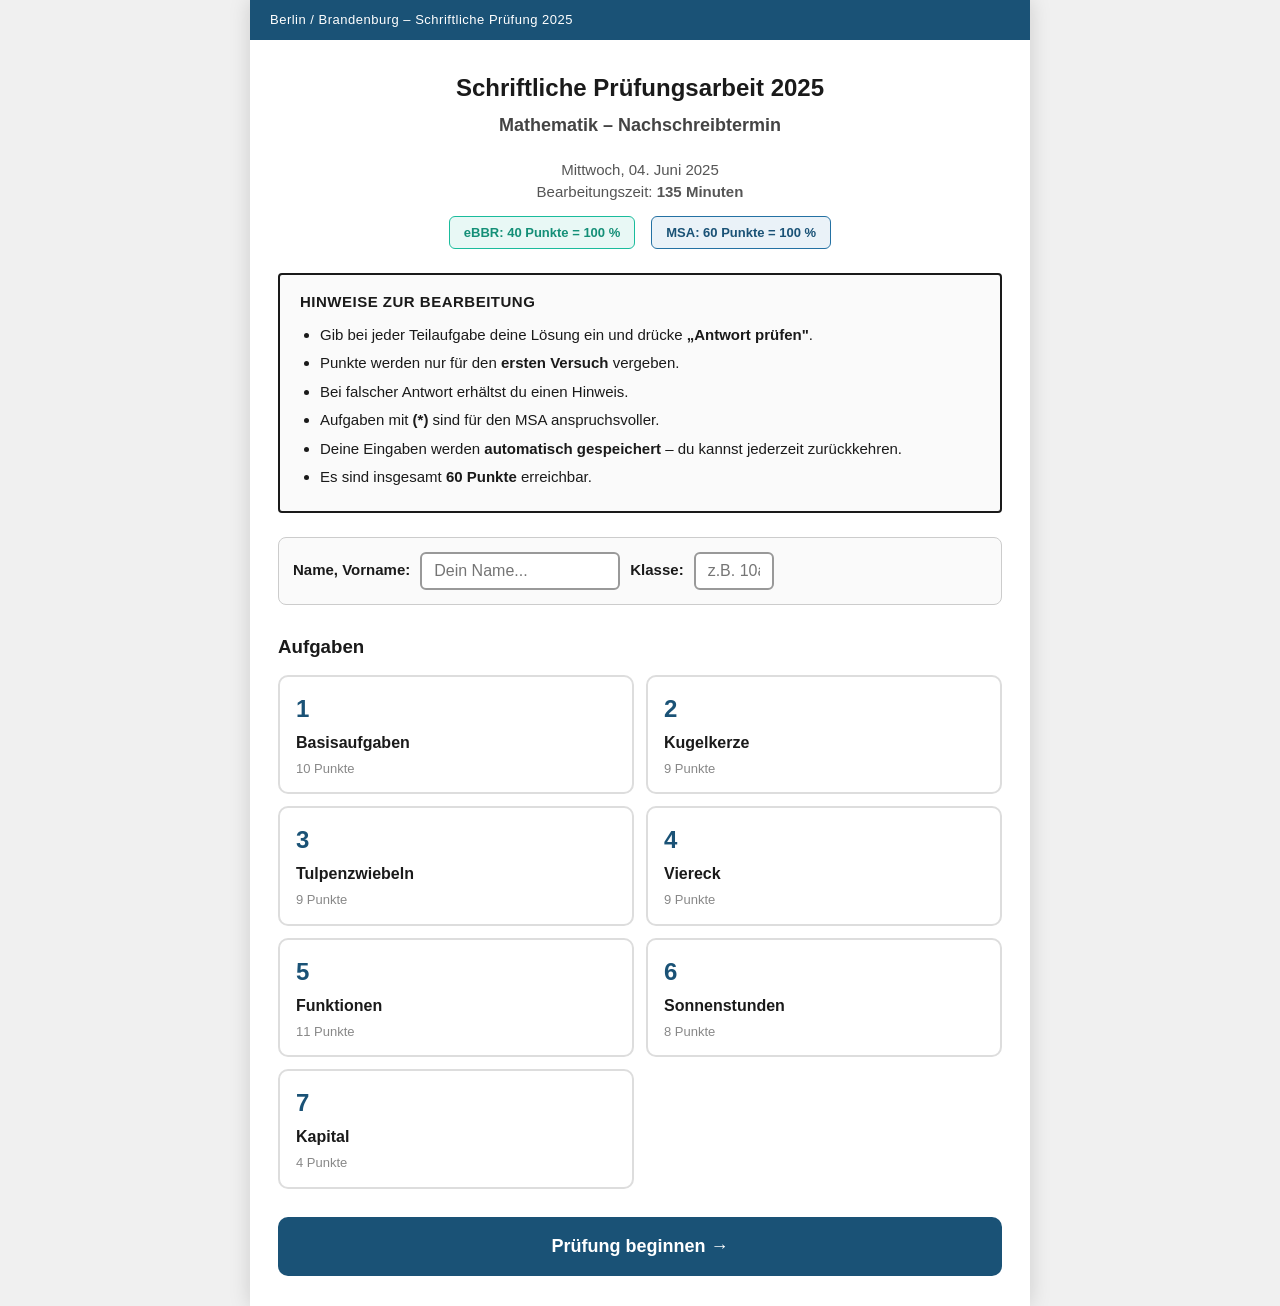
<file: index.html>
<!DOCTYPE html>
<html lang="de">
<head>
  <meta charset="UTF-8">
  <meta name="viewport" content="width=device-width, initial-scale=1.0">
  <meta name="apple-mobile-web-app-capable" content="yes">
  <meta name="apple-mobile-web-app-status-bar-style" content="default">
  <meta name="apple-mobile-web-app-title" content="MSA 2025">
  <title>MSA 2025 – Mathematik Nachschreibtermin</title>
  <link rel="stylesheet" href="style.css">
</head>
<body>
  <div class="cover-page">
    <div class="header-bar">
      <span class="header-title">Berlin / Brandenburg – Schriftliche Prüfung 2025</span>
    </div>

    <div class="cover-content">
      <h1>Schriftliche Prüfungsarbeit 2025</h1>
      <h2>Mathematik – Nachschreibtermin</h2>

      <div class="cover-meta">
        <p>Mittwoch, 04. Juni 2025</p>
        <p>Bearbeitungszeit: <strong>135 Minuten</strong></p>
        <div class="dual-grade-info"
             style="justify-content:center; margin-top:12px;">
          <span class="grade-badge ebbr">eBBR: 40 Punkte = 100 %</span>
          <span class="grade-badge msa">MSA: 60 Punkte = 100 %</span>
        </div>
      </div>

      <div class="info-box">
        <h3>Hinweise zur Bearbeitung</h3>
        <ul>
          <li>Gib bei jeder Teilaufgabe deine Lösung ein und drücke
              <strong>„Antwort prüfen"</strong>.</li>
          <li>Punkte werden nur für den <strong>ersten Versuch</strong>
              vergeben.</li>
          <li>Bei falscher Antwort erhältst du einen Hinweis.</li>
          <li>Aufgaben mit <strong>(*)</strong> sind für den MSA
              anspruchsvoller.</li>
          <li>Deine Eingaben werden <strong>automatisch gespeichert</strong>
              – du kannst jederzeit zurückkehren.</li>
          <li>Es sind insgesamt <strong>60 Punkte</strong> erreichbar.</li>
        </ul>
      </div>

      <div class="name-field">
        <label for="student-name">Name, Vorname:</label>
        <input type="text" id="student-name" placeholder="Dein Name...">
        <label for="student-class">Klasse:</label>
        <input type="text" id="student-class"
               placeholder="z.B. 10a" style="width:80px">
      </div>

      <div class="task-overview">
        <h3>Aufgaben</h3>
        <div class="task-grid">
          <a href="aufgabe1.html" class="task-card">
            <span class="task-number">1</span>
            <span class="task-title">Basisaufgaben</span>
            <span class="task-points">10 Punkte</span>
          </a>
          <a href="aufgabe2.html" class="task-card">
            <span class="task-number">2</span>
            <span class="task-title">Kugelkerze</span>
            <span class="task-points">9 Punkte</span>
          </a>
          <a href="aufgabe3.html" class="task-card">
            <span class="task-number">3</span>
            <span class="task-title">Tulpenzwiebeln</span>
            <span class="task-points">9 Punkte</span>
          </a>
          <a href="aufgabe4.html" class="task-card">
            <span class="task-number">4</span>
            <span class="task-title">Viereck</span>
            <span class="task-points">9 Punkte</span>
          </a>
          <a href="aufgabe5.html" class="task-card">
            <span class="task-number">5</span>
            <span class="task-title">Funktionen</span>
            <span class="task-points">11 Punkte</span>
          </a>
          <a href="aufgabe6.html" class="task-card">
            <span class="task-number">6</span>
            <span class="task-title">Sonnenstunden</span>
            <span class="task-points">8 Punkte</span>
          </a>
          <a href="aufgabe7.html" class="task-card">
            <span class="task-number">7</span>
            <span class="task-title">Kapital</span>
            <span class="task-points">4 Punkte</span>
          </a>
        </div>
      </div>

      <a href="aufgabe1.html" class="start-button">
        Prüfung beginnen →
      </a>
    </div>
  </div>

  <script src="exam.js"></script>
  <script>
    const nameInput  = document.getElementById('student-name');
    const classInput = document.getElementById('student-class');

    // Load saved
    const st = ExamState.load();
    nameInput.value  = st.studentName || '';
    classInput.value = st.studentClass || '';

    nameInput.addEventListener('input', () => {
      const s = ExamState.load();
      s.studentName = nameInput.value;
      ExamState.save(s);
    });
    classInput.addEventListener('input', () => {
      const s = ExamState.load();
      s.studentClass = classInput.value;
      ExamState.save(s);
    });
  </script>
</body>
</html>
</file>
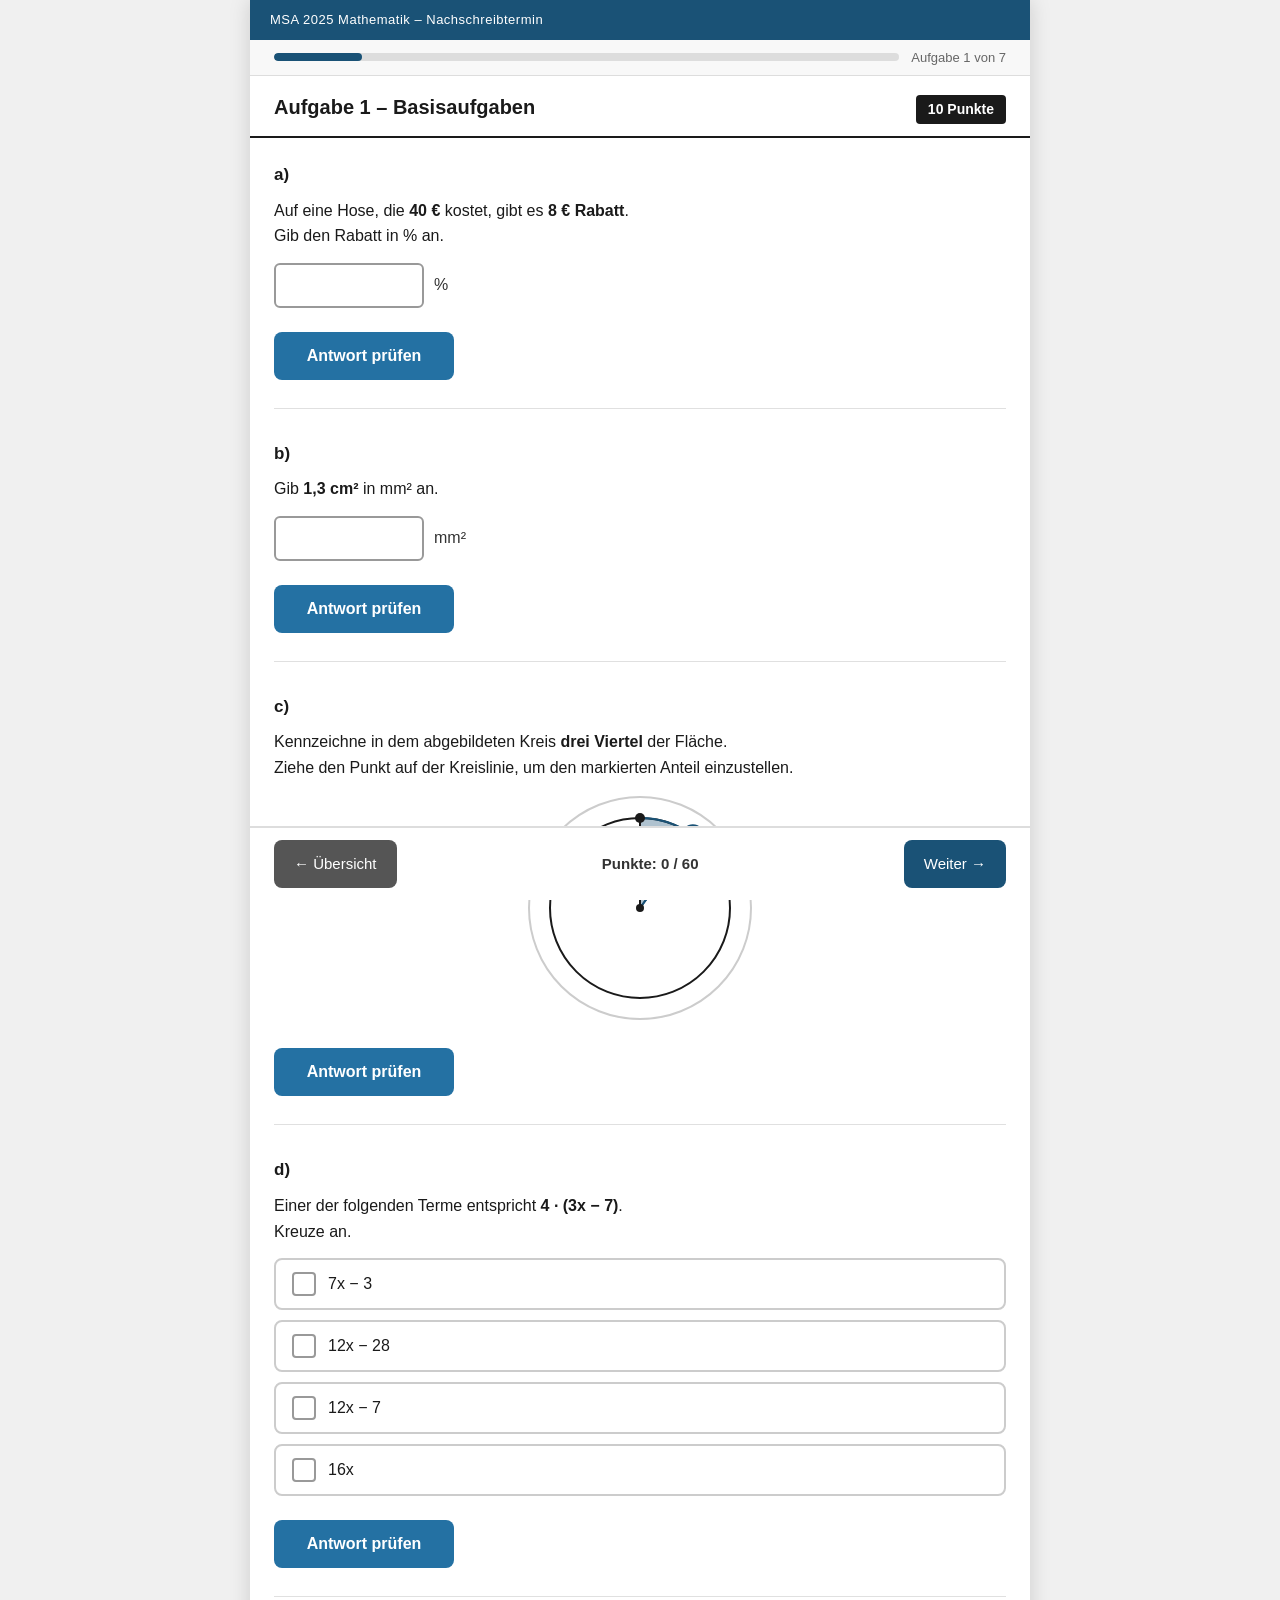
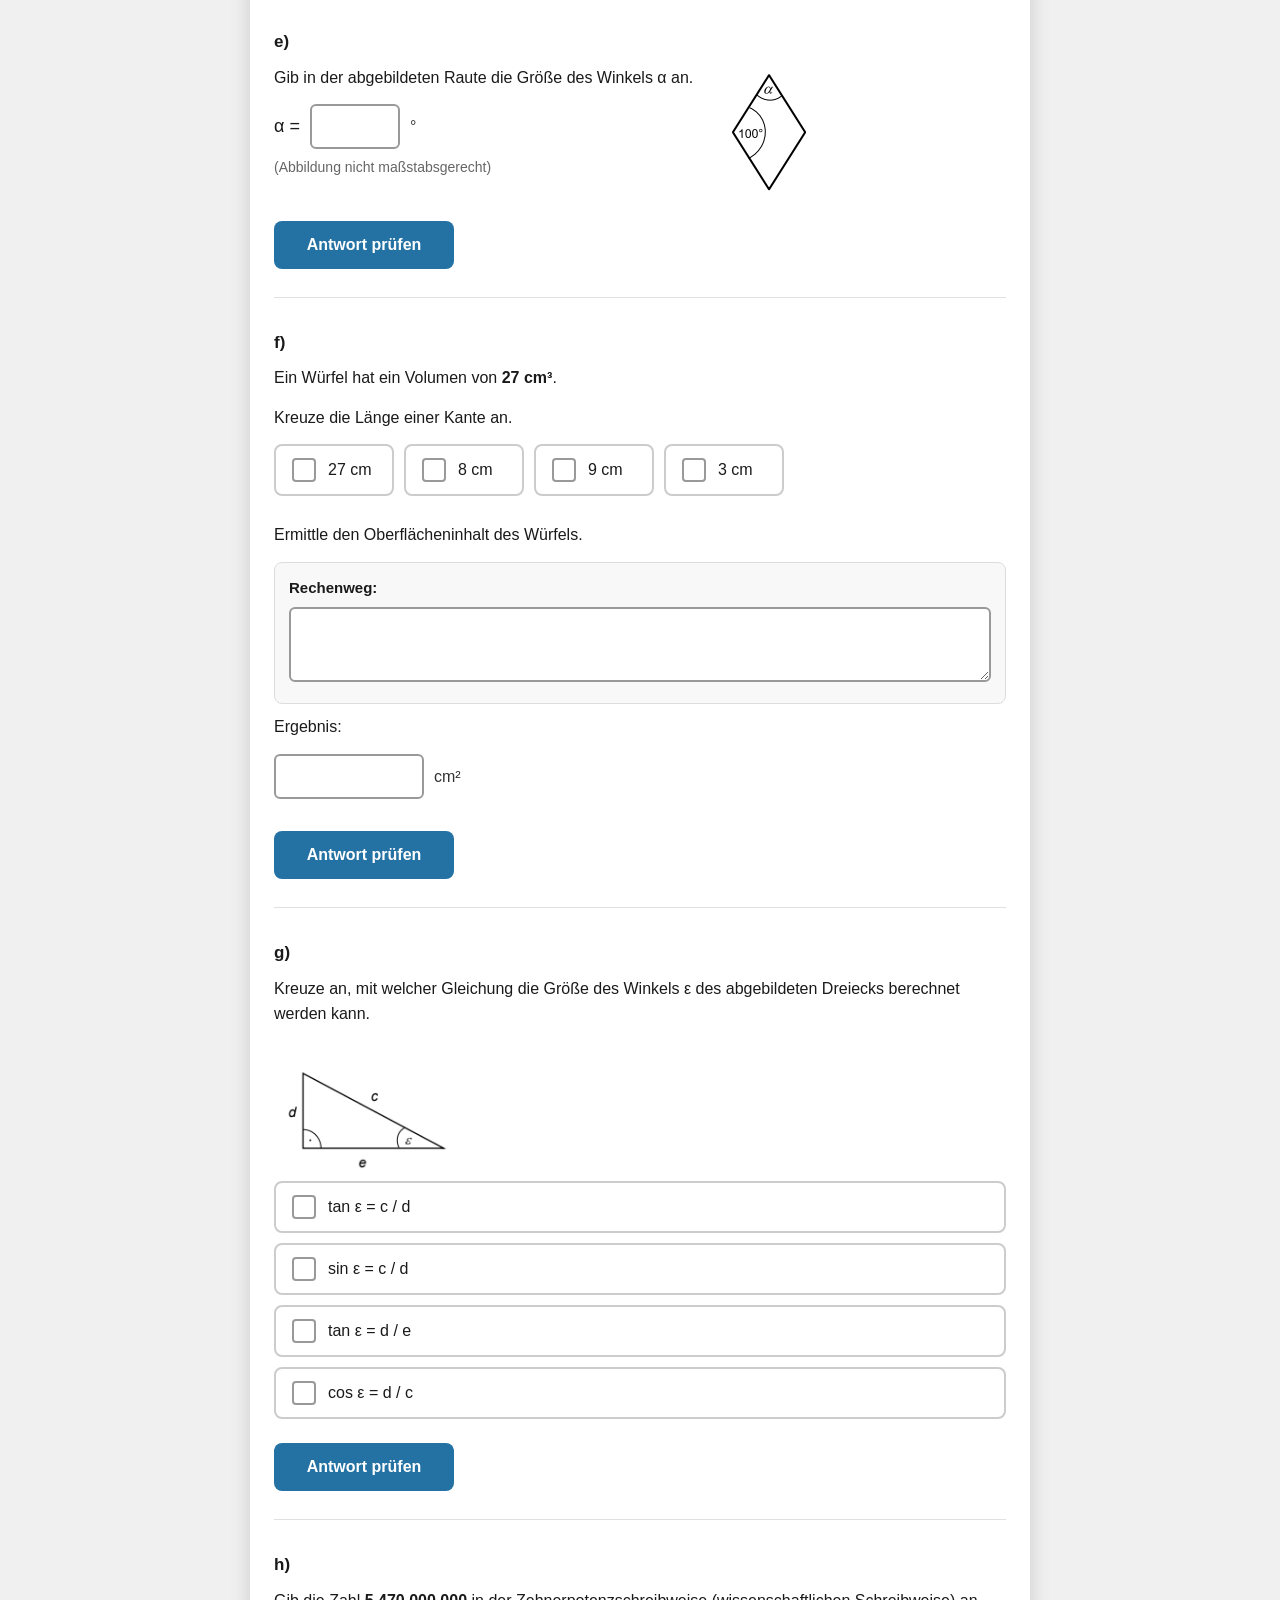
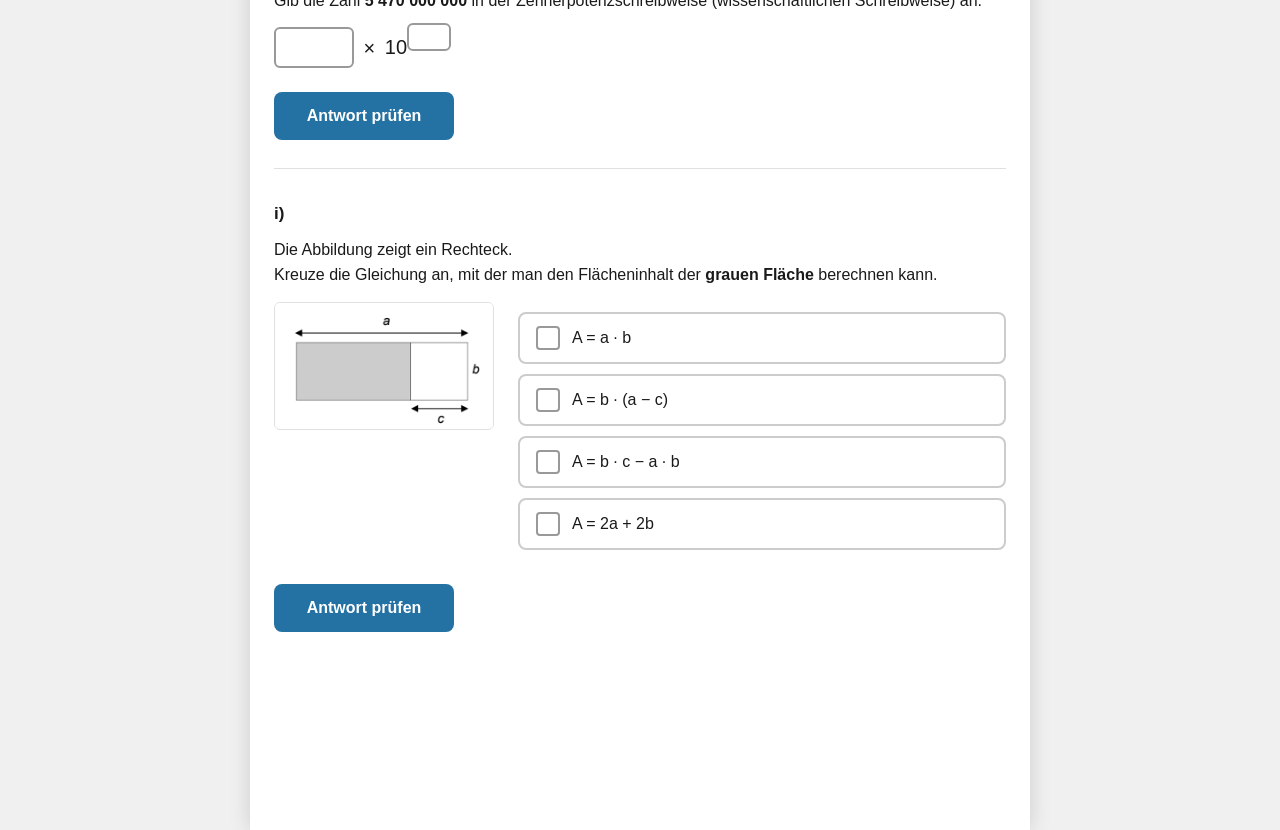
<file: aufgabe1.html>
<!DOCTYPE html>
<html lang="de">
<head>
  <meta charset="UTF-8">
  <meta name="viewport" content="width=device-width, initial-scale=1.0">
  <meta name="apple-mobile-web-app-capable" content="yes">
  <title>Aufgabe 1 – Basisaufgaben</title>
  <link rel="stylesheet" href="style.css">
  <style>

    /* ── MC inline layout ── */
    .mc-inline {
      display: flex;
      flex-wrap: wrap;
      gap: 10px;
      margin: 10px 0;
    }
    .mc-inline .mc-option {
      flex: 0 0 auto;
      min-width: 120px;
    }

    /* ── 1c interactive circle slicer ── */
    .circle-slicer-wrap {
      display: flex;
      flex-direction: column;
      align-items: center;
      gap: 8px;
      margin: 16px 0;
      -webkit-user-select: none;
      user-select: none;
    }
    .circle-slicer-wrap canvas {
      border: 2px solid #ccc;
      border-radius: 50%;
      cursor: pointer;
      touch-action: none;
    }
    .slicer-readout {
      font-size: 18px;
      font-weight: bold;
      color: #1a5276;
    }

    /* ── Diagram + text side-by-side ── */
    .diagram-inline {
      display: flex;
      align-items: flex-start;
      gap: 20px;
      flex-wrap: wrap;
      margin: 10px 0;
    }
    .diagram-inline .exercise-text {
      flex: 1; min-width: 200px;
    }
    .diagram-inline img {
      max-width: 160px;
      height: auto;
    }

    /* ── Two-part vertical ── */
    .two-part-vert {
      display: flex;
      flex-direction: column;
      gap: 16px;
      margin: 10px 0;
    }

    /* ── Calculation area for 1f ── */
    .calc-area {
      background: #f8f8f8;
      border: 1px solid #ddd;
      border-radius: 8px;
      padding: 14px;
      margin: 10px 0;
    }
    .calc-area p {
      margin-bottom: 8px;
      font-size: 15px;
    }
    .calc-textarea {
      border: 2px solid #999;
      border-radius: 6px;
      padding: 10px 12px;
      font-size: 15px;
      font-family: Arial, sans-serif;
      width: 100%;
      resize: vertical;
      min-height: 70px;
      -webkit-appearance: none;
      transition: border-color 0.2s;
    }
    .calc-textarea.correct   { border-color: #27ae60; background: #f0fff4; }
    .calc-textarea.incorrect { border-color: #c0392b; background: #fff5f5; }

    /* ── Scientific notation with raised exponent ── */
    .sci-row {
      display: flex;
      align-items: flex-start;
      gap: 4px;
      flex-wrap: wrap;
      font-size: 20px;
      margin: 8px 0;
    }
    .sci-base-part {
      display: flex;
      align-items: center;
      gap: 4px;
    }
    .sci-exp-part {
      display: flex;
      align-items: flex-start;
      gap: 0;
      font-size: 20px;
    }
    .sci-exp-part .sci-ten {
      line-height: 1;
      margin-top: 10px;
    }
    .sci-input {
      border: 2px solid #999;
      border-radius: 6px;
      padding: 8px 10px;
      font-size: 18px;
      font-family: Arial, sans-serif;
      width: 80px;
      text-align: center;
      -webkit-appearance: none;
      transition: border-color 0.2s;
    }
    .sci-input.correct   { border-color: #27ae60; background: #f0fff4; }
    .sci-input.incorrect { border-color: #c0392b; background: #fff5f5; }
    .sci-exp-input {
      border: 2px solid #999;
      border-radius: 6px;
      padding: 4px 6px;
      font-size: 14px;
      font-family: Arial, sans-serif;
      width: 44px;
      text-align: center;
      -webkit-appearance: none;
      transition: border-color 0.2s;
      position: relative;
      top: -4px;
    }
    .sci-exp-input.correct   { border-color: #27ae60; background: #f0fff4; }
    .sci-exp-input.incorrect { border-color: #c0392b; background: #fff5f5; }

    /* ── 1i rect diagram with image ── */
    .rect-diagram-wrap {
      display: flex;
      gap: 24px;
      flex-wrap: wrap;
      align-items: flex-start;
      margin: 12px 0;
    }
    .rect-diagram-wrap img {
      max-width: 220px;
      height: auto;
      border: 1px solid #e0e0e0;
      border-radius: 6px;
    }
    .rect-diagram-wrap .mc-options {
      flex: 1;
      min-width: 200px;
    }

  </style>
</head>
<body>
<div class="page">

  <div class="header-bar">
    <span class="header-title">MSA 2025 Mathematik – Nachschreibtermin</span>
  </div>

  <div class="progress-container">
    <div class="progress-bar">
      <div class="progress-fill" style="width: 14%"></div>
    </div>
    <span class="progress-text">Aufgabe 1 von 7</span>
  </div>

  <div class="task-header">
    <h1>Aufgabe 1 – Basisaufgaben</h1>
    <span class="points-badge">10 Punkte</span>
  </div>

  <div class="task-content">

    <!-- ════════════════════════════════════
         1a  Rabatt in %  (1 P)
         ════════════════════════════════════ -->
    <div class="sub-exercise">
      <div class="sub-label">a)</div>
      <p class="exercise-text">
        Auf eine Hose, die <strong>40 €</strong> kostet, gibt es
        <strong>8 € Rabatt</strong>.<br>
        Gib den Rabatt in % an.
      </p>
      <div class="answer-unit-row">
        <input class="unit-input" id="ans-1a" type="text"
               inputmode="decimal" placeholder="" autocomplete="off">
        <span class="unit-label">%</span>
      </div>
      <div style="display:flex; align-items:center; flex-wrap:wrap; gap:8px; margin-top:12px;">
        <button class="submit-btn" onclick="check1a()">Antwort prüfen</button>
        <span class="scored-notice" id="notice-1a"></span>
      </div>
      <div class="feedback-box" id="feedback-1a"></div>
    </div>


    <!-- ════════════════════════════════════
         1b  cm² → mm²  (1 P)
         ════════════════════════════════════ -->
    <div class="sub-exercise">
      <div class="sub-label">b)</div>
      <p class="exercise-text">
        Gib <strong>1,3 cm²</strong> in mm² an.
      </p>
      <div class="answer-unit-row">
        <input class="unit-input" id="ans-1b" type="text"
               inputmode="decimal" placeholder="" autocomplete="off">
        <span class="unit-label">mm²</span>
      </div>
      <div style="display:flex; align-items:center; flex-wrap:wrap; gap:8px; margin-top:12px;">
        <button class="submit-btn" onclick="check1b()">Antwort prüfen</button>
        <span class="scored-notice" id="notice-1b"></span>
      </div>
      <div class="feedback-box" id="feedback-1b"></div>
    </div>


    <!-- ════════════════════════════════════
         1c  3/4 Kreis interaktiv  (1 P)
         Interactive circle slicer
         ════════════════════════════════════ -->
    <div class="sub-exercise">
      <div class="sub-label">c)</div>
      <p class="exercise-text">
        Kennzeichne in dem abgebildeten Kreis
        <strong>drei Viertel</strong> der Fläche.<br>
        Ziehe den Punkt auf der Kreislinie, um den
        markierten Anteil einzustellen.
      </p>

      <div class="circle-slicer-wrap">
        <canvas id="slicer-canvas" width="220" height="220"></canvas>
        
      </div>

      <div style="display:flex; align-items:center; flex-wrap:wrap; gap:8px; margin-top:12px;">
        <button class="submit-btn" onclick="check1c()">Antwort prüfen</button>
        <span class="scored-notice" id="notice-1c"></span>
      </div>
      <div class="feedback-box" id="feedback-1c"></div>
    </div>


    <!-- ════════════════════════════════════
         1d  Term ausmultiplizieren  (1 P)
         ════════════════════════════════════ -->
    <div class="sub-exercise">
      <div class="sub-label">d)</div>
      <p class="exercise-text">
        Einer der folgenden Terme entspricht
        <strong>4 · (3x − 7)</strong>.<br>
        Kreuze an.
      </p>
      <div class="mc-options" id="mc-1d">
        <div class="mc-option" data-val="A" onclick="selectMC('1d', this)">
          <div class="mc-checkbox" id="cb-1d-A"></div>
          <span>7x − 3</span>
        </div>
        <div class="mc-option" data-val="B" onclick="selectMC('1d', this)">
          <div class="mc-checkbox" id="cb-1d-B"></div>
          <span>12x − 28</span>
        </div>
        <div class="mc-option" data-val="C" onclick="selectMC('1d', this)">
          <div class="mc-checkbox" id="cb-1d-C"></div>
          <span>12x − 7</span>
        </div>
        <div class="mc-option" data-val="D" onclick="selectMC('1d', this)">
          <div class="mc-checkbox" id="cb-1d-D"></div>
          <span>16x</span>
        </div>
      </div>
      <div style="display:flex; align-items:center; flex-wrap:wrap; gap:8px; margin-top:12px;">
        <button class="submit-btn" onclick="check1d()">Antwort prüfen</button>
        <span class="scored-notice" id="notice-1d"></span>
      </div>
      <div class="feedback-box" id="feedback-1d"></div>
    </div>


    <!-- ════════════════════════════════════
         1e  Winkel in der Raute  (1 P)
         Image: raute.png
         ════════════════════════════════════ -->
    <div class="sub-exercise">
      <div class="sub-label">e)</div>

      <div class="diagram-inline">
        <div>
          <p class="exercise-text">
            Gib in der abgebildeten Raute die Größe
            des Winkels α an.
          </p>
          <div class="answer-unit-row">
            <span style="font-size:18px;">α =</span>
            <input class="unit-input" id="ans-1e" type="text"
                   inputmode="decimal" placeholder=""
                   style="width:90px;" autocomplete="off">
            <span class="unit-label">°</span>
          </div>
          <p class="text-small">(Abbildung nicht maßstabsgerecht)</p>
        </div>
        <img src="images/raute.png"
             alt="Raute mit Winkel 100° und gesuchtem Winkel α">
      </div>

      <div style="display:flex; align-items:center; flex-wrap:wrap; gap:8px; margin-top:12px;">
        <button class="submit-btn" onclick="check1e()">Antwort prüfen</button>
        <span class="scored-notice" id="notice-1e"></span>
      </div>
      <div class="feedback-box" id="feedback-1e"></div>
    </div>


    <!-- ════════════════════════════════════
         1f  Würfel: Kante + Oberfläche  (2 P)
         Now with dedicated calculation area
         ════════════════════════════════════ -->
    <div class="sub-exercise">
      <div class="sub-label">f)</div>
      <p class="exercise-text">
        Ein Würfel hat ein Volumen von <strong>27 cm³</strong>.
      </p>

      <div class="two-part-vert">
        <div>
          <p class="exercise-text">
            Kreuze die Länge einer Kante an.
          </p>
          <div class="mc-inline" id="mc-1f-edge">
            <div class="mc-option" data-val="27" onclick="selectMC('1f-edge', this)">
              <div class="mc-checkbox" id="cb-1f-edge-27"></div>
              <span>27 cm</span>
            </div>
            <div class="mc-option" data-val="8" onclick="selectMC('1f-edge', this)">
              <div class="mc-checkbox" id="cb-1f-edge-8"></div>
              <span>8 cm</span>
            </div>
            <div class="mc-option" data-val="9" onclick="selectMC('1f-edge', this)">
              <div class="mc-checkbox" id="cb-1f-edge-9"></div>
              <span>9 cm</span>
            </div>
            <div class="mc-option" data-val="3" onclick="selectMC('1f-edge', this)">
              <div class="mc-checkbox" id="cb-1f-edge-3"></div>
              <span>3 cm</span>
            </div>
          </div>
        </div>

        <div>
          <p class="exercise-text">
            Ermittle den Oberflächeninhalt des Würfels.
          </p>

          <div class="calc-area">
            <p><strong>Rechenweg:</strong></p>
            <textarea class="calc-textarea" id="ans-1f-calc"
                      rows="3"></textarea>
          </div>

          <p class="exercise-text mt-8">Ergebnis:</p>
          <div class="answer-unit-row">
            <input class="unit-input" id="ans-1f-surface" type="text"
                   inputmode="decimal" placeholder="" autocomplete="off">
            <span class="unit-label">cm²</span>
          </div>
        </div>
      </div>

      <div style="display:flex; align-items:center; flex-wrap:wrap; gap:8px; margin-top:12px;">
        <button class="submit-btn" onclick="check1f()">Antwort prüfen</button>
        <span class="scored-notice" id="notice-1f"></span>
      </div>
      <div class="feedback-box" id="feedback-1f"></div>
    </div>


    <!-- ════════════════════════════════════
         1g  Trigonometrie MC  (1 P)
         Image: triangle1.png
         ════════════════════════════════════ -->
    <div class="sub-exercise">
      <div class="sub-label">g)</div>

      <div class="diagram-inline">
        <div>
          <p class="exercise-text">
            Kreuze an, mit welcher Gleichung die Größe
            des Winkels ε des abgebildeten Dreiecks
            berechnet werden kann.
          </p>
        </div>
        <img src="images/triangle1.png"
             alt="Rechtwinkliges Dreieck mit Seiten c, d, e und Winkel ε"
             style="max-width:180px;">
      </div>

      <div class="mc-options" id="mc-1g">
        <div class="mc-option" data-val="A" onclick="selectMC('1g', this)">
          <div class="mc-checkbox" id="cb-1g-A"></div>
          <span>tan ε = c / d</span>
        </div>
        <div class="mc-option" data-val="B" onclick="selectMC('1g', this)">
          <div class="mc-checkbox" id="cb-1g-B"></div>
          <span>sin ε = c / d</span>
        </div>
        <div class="mc-option" data-val="C" onclick="selectMC('1g', this)">
          <div class="mc-checkbox" id="cb-1g-C"></div>
          <span>tan ε = d / e</span>
        </div>
        <div class="mc-option" data-val="D" onclick="selectMC('1g', this)">
          <div class="mc-checkbox" id="cb-1g-D"></div>
          <span>cos ε = d / c</span>
        </div>
      </div>

      <div style="display:flex; align-items:center; flex-wrap:wrap; gap:8px; margin-top:12px;">
        <button class="submit-btn" onclick="check1g()">Antwort prüfen</button>
        <span class="scored-notice" id="notice-1g"></span>
      </div>
      <div class="feedback-box" id="feedback-1g"></div>
    </div>


    <!-- ════════════════════════════════════
         1h  Zehnerpotenzschreibweise  (1 P)
         Raised exponent layout, no hint text
         ════════════════════════════════════ -->
    <div class="sub-exercise">
      <div class="sub-label">h)</div>
      <p class="exercise-text">
        Gib die Zahl <strong>5 470 000 000</strong> in der
        Zehnerpotenzschreibweise
        (wissenschaftlichen Schreibweise) an.
      </p>

      <div class="sci-row">
        <div class="sci-base-part">
          <input class="sci-input" id="ans-1h-base" type="text"
                 inputmode="decimal" placeholder=""
                 autocomplete="off">
          <span style="font-size:20px;">&nbsp;×&nbsp;</span>
        </div>
        <div class="sci-exp-part">
          <span class="sci-ten" style="font-size:20px;">10</span>
          <input class="sci-exp-input" id="ans-1h-exp" type="text"
                 inputmode="numeric" placeholder=""
                 autocomplete="off">
        </div>
      </div>

      <div style="display:flex; align-items:center; flex-wrap:wrap; gap:8px; margin-top:12px;">
        <button class="submit-btn" onclick="check1h()">Antwort prüfen</button>
        <span class="scored-notice" id="notice-1h"></span>
      </div>
      <div class="feedback-box" id="feedback-1h"></div>
    </div>


    <!-- ════════════════════════════════════
         1i  Graue Fläche MC  (1 P)
         Image: rechteck1.png
         ════════════════════════════════════ -->
    <div class="sub-exercise">
      <div class="sub-label">i)</div>
      <p class="exercise-text">
        Die Abbildung zeigt ein Rechteck.<br>
        Kreuze die Gleichung an, mit der man den Flächeninhalt
        der <strong>grauen Fläche</strong> berechnen kann.
      </p>

      <div class="rect-diagram-wrap">
        <img src="images/rechteck1.png"
             alt="Rechteck mit grauer Fläche, Seiten a, b und c">

        <div class="mc-options" id="mc-1i" style="flex:1; min-width:200px;">
          <div class="mc-option" data-val="A" onclick="selectMC('1i', this)">
            <div class="mc-checkbox" id="cb-1i-A"></div>
            <span>A = a · b</span>
          </div>
          <div class="mc-option" data-val="B" onclick="selectMC('1i', this)">
            <div class="mc-checkbox" id="cb-1i-B"></div>
            <span>A = b · (a − c)</span>
          </div>
          <div class="mc-option" data-val="C" onclick="selectMC('1i', this)">
            <div class="mc-checkbox" id="cb-1i-C"></div>
            <span>A = b · c − a · b</span>
          </div>
          <div class="mc-option" data-val="D" onclick="selectMC('1i', this)">
            <div class="mc-checkbox" id="cb-1i-D"></div>
            <span>A = 2a + 2b</span>
          </div>
        </div>
      </div>

      <div style="display:flex; align-items:center; flex-wrap:wrap; gap:8px; margin-top:12px;">
        <button class="submit-btn" onclick="check1i()">Antwort prüfen</button>
        <span class="scored-notice" id="notice-1i"></span>
      </div>
      <div class="feedback-box" id="feedback-1i"></div>
    </div>

  </div><!-- /task-content -->

  <div class="nav-footer">
    <button class="nav-btn" onclick="navigateTo('index.html')">← Übersicht</button>
    <span class="score-display">Punkte: 0 / 60</span>
    <button class="nav-btn next" onclick="navigateTo('aufgabe2.html')">Weiter →</button>
  </div>

</div><!-- /page -->

<script src="exam.js"></script>
<script>
/* ══════════════════════════════════════════
   Aufgabe 1 – Basisaufgaben  (10 Punkte)
   No module-level state.
   All persistence handled by exam.js functions.
   ══════════════════════════════════════════ */

/* ── MC selection tracking (page-local only) ── */
const mcSelections = {};

function selectMC(groupId, el) {
  const container = el.closest('.mc-options, .mc-inline');
  container.querySelectorAll('.mc-option').forEach(o => {
    o.classList.remove('selected','correct','incorrect');
    const cb = o.querySelector('.mc-checkbox');
    if (cb) cb.textContent = '';
  });
  el.classList.add('selected');
  const cb = el.querySelector('.mc-checkbox');
  if (cb) cb.textContent = '✓';
  mcSelections[groupId] = el.dataset.val;
  saveCustom(`mc-${groupId}`, el.dataset.val);
}

function restoreMC(groupId) {
  const val = loadCustom(`mc-${groupId}`);
  if (!val) return;
  mcSelections[groupId] = val;
  const container = document.getElementById(`mc-${groupId}`);
  if (!container) return;
  container.querySelectorAll('.mc-option').forEach(o => {
    if (o.dataset.val === val) {
      o.classList.add('selected');
      const cb = o.querySelector('.mc-checkbox');
      if (cb) cb.textContent = '✓';
    }
  });
}

/*
  checkMC:
  - correct → chosen option turns green
  - wrong   → chosen option turns red ONLY,
               correct answer NOT revealed
*/
function checkMC(groupId, correctVal, subId, maxPoints, hintText) {
  if (!mcSelections[groupId]) {
    alert('Bitte wähle eine Antwort aus.');
    return;
  }
  const chosen = mcSelections[groupId];
  const ok     = (chosen === correctVal);
  markMCResult(`mc-${groupId}`, chosen, ok);
  recordScore(subId, maxPoints, ok);
  showFeedback(subId, ok, ok ? '' : hintText);
  updateNotice(subId);
  updateScoreDisplay();
}

/* ── 1a  Rabatt  (1 P) ── */
function check1a() {
  const ok = numericCheck(
    document.getElementById('ans-1a').value, 20, 0.5);
  clearInputStyle('ans-1a');
  applyInputStyle('ans-1a', ok);
  recordScore('1a', 1, ok);
  showFeedback('1a', ok, ok ? '' :
    'Überlege, welche Formel den Prozentsatz berechnet, ' +
    'wenn Rabattbetrag und ursprünglicher Preis bekannt sind.');
  updateNotice('1a');
  updateScoreDisplay();
}

/* ── 1b  cm² → mm²  (1 P) ── */
function check1b() {
  const ok = numericCheck(
    document.getElementById('ans-1b').value, 130, 0.5);
  clearInputStyle('ans-1b');
  applyInputStyle('ans-1b', ok);
  recordScore('1b', 1, ok);
  showFeedback('1b', ok, ok ? '' :
    'Denke daran, wie sich cm² und mm² zueinander verhalten.');
  updateNotice('1b');
  updateScoreDisplay();
}

/* ── 1c  Circle slicer  (1 P) ── */
/* Canvas + slicer logic */
const canvas = document.getElementById('slicer-canvas');
const ctx    = canvas.getContext('2d');
const CX = 110, CY = 110, CR = 90;

let sliceFraction = (() => {
  const saved = loadCustom('slicer-fraction');
  return (saved !== undefined && saved !== null)
    ? parseFloat(saved) : 0.1;
})();

function angleFromFraction(f) {
  return -Math.PI / 2 + f * 2 * Math.PI;
}
function fractionFromAngle(a) {
  let f = (a + Math.PI / 2) / (2 * Math.PI);
  if (f < 0) f += 1;
  if (f > 1) f -= 1;
  return f;
}

function drawSlicer() {
  ctx.clearRect(0, 0, 220, 220);
  /* White base circle */
  ctx.beginPath();
  ctx.arc(CX, CY, CR, 0, 2 * Math.PI);
  ctx.fillStyle = 'white';
  ctx.fill();
  ctx.strokeStyle = '#1a1a1a';
  ctx.lineWidth = 2;
  ctx.stroke();
  /* Coloured slice */
  const startAngle = -Math.PI / 2;
  const endAngle   = angleFromFraction(sliceFraction);
  ctx.beginPath();
  ctx.moveTo(CX, CY);
  ctx.arc(CX, CY, CR, startAngle, endAngle, false);
  ctx.closePath();
  ctx.fillStyle = 'rgba(26,82,118,0.35)';
  ctx.fill();
  ctx.strokeStyle = '#1a5276';
  ctx.lineWidth   = 2;
  ctx.stroke();
  /* Fixed radius line to top */
  ctx.beginPath();
  ctx.moveTo(CX, CY);
  ctx.lineTo(CX, CY - CR);
  ctx.strokeStyle = '#1a1a1a';
  ctx.lineWidth   = 2;
  ctx.stroke();
  /* Radius line to handle */
  const hx = CX + CR * Math.cos(endAngle);
  const hy = CY + CR * Math.sin(endAngle);
  ctx.beginPath();
  ctx.moveTo(CX, CY);
  ctx.lineTo(hx, hy);
  ctx.strokeStyle = '#1a5276';
  ctx.lineWidth   = 2;
  ctx.stroke();
  /* Handle dot */
  ctx.beginPath();
  ctx.arc(hx, hy, 12, 0, 2 * Math.PI);
  ctx.fillStyle   = '#1a5276';
  ctx.fill();
  ctx.strokeStyle = 'white';
  ctx.lineWidth   = 2;
  ctx.stroke();
  /* Centre dot */
  ctx.beginPath();
  ctx.arc(CX, CY, 4, 0, 2 * Math.PI);
  ctx.fillStyle = '#1a1a1a';
  ctx.fill();
  /* Top dot */
  ctx.beginPath();
  ctx.arc(CX, CY - CR, 5, 0, 2 * Math.PI);
  ctx.fillStyle = '#1a1a1a';
  ctx.fill();
  /* Readout */
  const pct = Math.round(sliceFraction * 100);
  document.getElementById('slicer-readout').textContent = pct + ' %';
}

function handleSlicerMove(clientX, clientY) {
  const rect = canvas.getBoundingClientRect();
  const x    = clientX - rect.left - CX;
  const y    = clientY - rect.top  - CY;
  const angle = Math.atan2(y, x);
  sliceFraction = Math.round(fractionFromAngle(angle) * 20) / 20;
  if (sliceFraction <= 0) sliceFraction = 0.05;
  if (sliceFraction >  1) sliceFraction = 1;
  saveCustom('slicer-fraction', sliceFraction);
  drawSlicer();
}

let isDragging = false;
canvas.addEventListener('mousedown', e => {
  isDragging = true; handleSlicerMove(e.clientX, e.clientY);
});
canvas.addEventListener('mousemove', e => {
  if (isDragging) handleSlicerMove(e.clientX, e.clientY);
});
document.addEventListener('mouseup', () => { isDragging = false; });
canvas.addEventListener('touchstart', e => {
  isDragging = true;
  handleSlicerMove(e.touches[0].clientX, e.touches[0].clientY);
  e.preventDefault();
}, { passive: false });
canvas.addEventListener('touchmove', e => {
  if (isDragging)
    handleSlicerMove(e.touches[0].clientX, e.touches[0].clientY);
  e.preventDefault();
}, { passive: false });
canvas.addEventListener('touchend', () => { isDragging = false; });

drawSlicer();

function check1c() {
  const pct = Math.round(sliceFraction * 100);
  const ok  = (pct === 75);
  recordScore('1c', 1, ok);
  const cssClass = ok ? 'correct' : 'incorrect';
  const html = ok
    ? '<span class="feedback-icon">✅</span><strong>Richtig!</strong>'
    : '<span class="feedback-icon">❌</span>'
      + '<strong>Leider falsch.</strong>'
      + ' Du hast ' + pct + '\u00a0% markiert.'
      + '<div class="hint-text">💡 Drei Viertel bedeutet, dass der '
      + 'markierte Anteil genau 3\u00a0von\u00a04 gleichen Teilen '
      + 'entspricht.</div>';
  const fb = document.getElementById('feedback-1c');
  fb.className = `feedback-box show ${cssClass}`;
  fb.innerHTML = html;
  saveFeedback('1c', html, cssClass);
  updateNotice('1c');
  updateScoreDisplay();
}

/* ── 1d  Term MC  (1 P) ── */
function check1d() {
  checkMC('1d','B','1d', 1,
    'Wende das Distributivgesetz an: multipliziere jeden Term ' +
    'in der Klammer mit dem Faktor außen.');
}

/* ── 1e  Raute Winkel  (1 P) ── */
function check1e() {
  const ok = numericCheck(
    document.getElementById('ans-1e').value, 80, 0.5);
  clearInputStyle('ans-1e');
  applyInputStyle('ans-1e', ok);
  recordScore('1e', 1, ok);
  showFeedback('1e', ok, ok ? '' :
    'Welche Beziehung gilt zwischen benachbarten Winkeln in einer Raute?');
  updateNotice('1e');
  updateScoreDisplay();
}

/* ── 1f  Würfel Kante + Oberfläche  (2 P) ── */
function check1f() {
  const edgeOk  = (mcSelections['1f-edge'] === '3');
  const surfVal = parseNum(
    document.getElementById('ans-1f-surface').value);
  const surfOk  = Math.abs(surfVal - 54) < 0.5;

  /* Calculation textarea check */
  const calcText = document.getElementById('ans-1f-calc').value;
  const calcEl   = document.getElementById('ans-1f-calc');
  calcEl.classList.remove('correct','incorrect');
  const ct = calcText.toLowerCase().replace(/\s/g,'');
  
  // Check for various forms of the calculation (e.g., 6*3*3, 6x3^2, 6*3², etc.)
  const has6 = ct.includes('6');
  const hasSquareForm = ct.includes('9')      // 9 as result of 3²
    || ct.includes('3²')
    || ct.includes('3^2')
    || ct.includes('3*3')      // 3*3 multiplied
    || ct.includes('3x3');     // 3x3 using 'x' as multiplication
  const has54 = ct.includes('54');
  
  const calcOk = calcText.trim().length > 3 && has6 && hasSquareForm;
  calcEl.classList.add(calcOk ? 'correct' : 'incorrect');
  saveResult('ans-1f-calc', calcOk ? 'correct' : 'incorrect');

  /* MC: only colour chosen option */
  markMCResult('mc-1f-edge', mcSelections['1f-edge'], edgeOk);

  clearInputStyle('ans-1f-surface');
  applyInputStyle('ans-1f-surface', surfOk);

  const earned = (edgeOk ? 1 : 0) + (surfOk ? 1 : 0);
  recordPartialScore('1f', earned, 2);

  const cssClass = (edgeOk && surfOk) ? 'correct' : 'incorrect';
  let html;
  if (edgeOk && surfOk) {
    html = '<span class="feedback-icon">✅</span>'
      + '<strong>Richtig!</strong> (2/2\u00a0Punkte)';
    if (!calcOk) {
      html += '<div class="hint-text">⚠️ Dein Ergebnis stimmt. '
        + 'Achte beim nächsten Mal darauf, den Rechenweg '
        + 'vollständig aufzuschreiben.</div>';
    }
  } else {
    const hints = [];
    if (!edgeOk)
      hints.push('Wie lautet die Formel für das Volumen eines Würfels? '
        + 'Welche Kantenlänge ergibt das gegebene Volumen?');
    if (!surfOk)
      hints.push('Wie viele Flächen hat ein Würfel, '
        + 'und wie berechnet man den Flächeninhalt einer Fläche?');
    html = `<span class="feedback-icon">⚠️</span>`
      + `<strong>${earned}/2\u00a0Punkte.</strong>`
      + `<div class="hint-text">💡 ${hints.join('<br>')}</div>`;
  }
  const fb = document.getElementById('feedback-1f');
  fb.className = `feedback-box show ${cssClass}`;
  fb.innerHTML = html;
  saveFeedback('1f', html, cssClass);
  updateNotice('1f');
  updateScoreDisplay();
}

/* ── 1g  Trigonometrie MC  (1 P) ── */
function check1g() {
  checkMC('1g','C','1g', 1,
    'Welche trigonometrische Funktion beschreibt das Verhältnis ' +
    'von Gegenkathete zu Ankathete?');
}

/* ── 1h  Zehnerpotenz  (1 P) ── */
function check1h() {
  const baseVal    = parseNum(
    document.getElementById('ans-1h-base').value);
  const expVal     = parseNum(
    document.getElementById('ans-1h-exp').value);
  const userResult = baseVal * Math.pow(10, expVal);
  const ok = !isNaN(baseVal) && !isNaN(expVal)
    && Math.abs(userResult - 5470000000) < 1000
    && baseVal >= 1 && baseVal < 10;

  clearInputStyle('ans-1h-base');
  document.getElementById('ans-1h-exp')
    .classList.remove('correct','incorrect');
  applyInputStyle('ans-1h-base', ok);
  const expCls = ok ? 'correct' : 'incorrect';
  document.getElementById('ans-1h-exp').classList.add(expCls);
  saveResult('ans-1h-exp', expCls);

  recordScore('1h', 1, ok);
  showFeedback('1h', ok, ok ? '' :
    'Der Vorfaktor muss zwischen 1 (einschließlich) und 10 '
    + '(ausschließlich) liegen. Der Exponent gibt an, um wie '
    + 'viele Stellen das Komma verschoben wird.');
  updateNotice('1h');
  updateScoreDisplay();
}

/* ── 1i  Rechteck Fläche MC  (1 P) ── */
function check1i() {
  checkMC('1i','B','1i', 1,
    'Die graue Fläche ergibt sich aus der Gesamtfläche '
    + 'minus der weißen Teilfläche.');
}

/* ── Restore full visual state on page load ── */
(function init() {
  /* Restore MC selections (blue highlight) */
  ['1d','1f-edge','1g','1i'].forEach(id => restoreMC(id));

  /* Restore MC evaluation colours */
  ['mc-1d','mc-1f-edge','mc-1g','mc-1i']
    .forEach(id => restoreMCResults(id));

  /* Restore feedback boxes */
  ['1a','1b','1c','1d','1e','1f','1g','1h','1i']
    .forEach(id => {
      restoreFeedback(id);
      updateNotice(id);
    });

  updateScoreDisplay();
})();
</script>
</body>
</html>
</file>
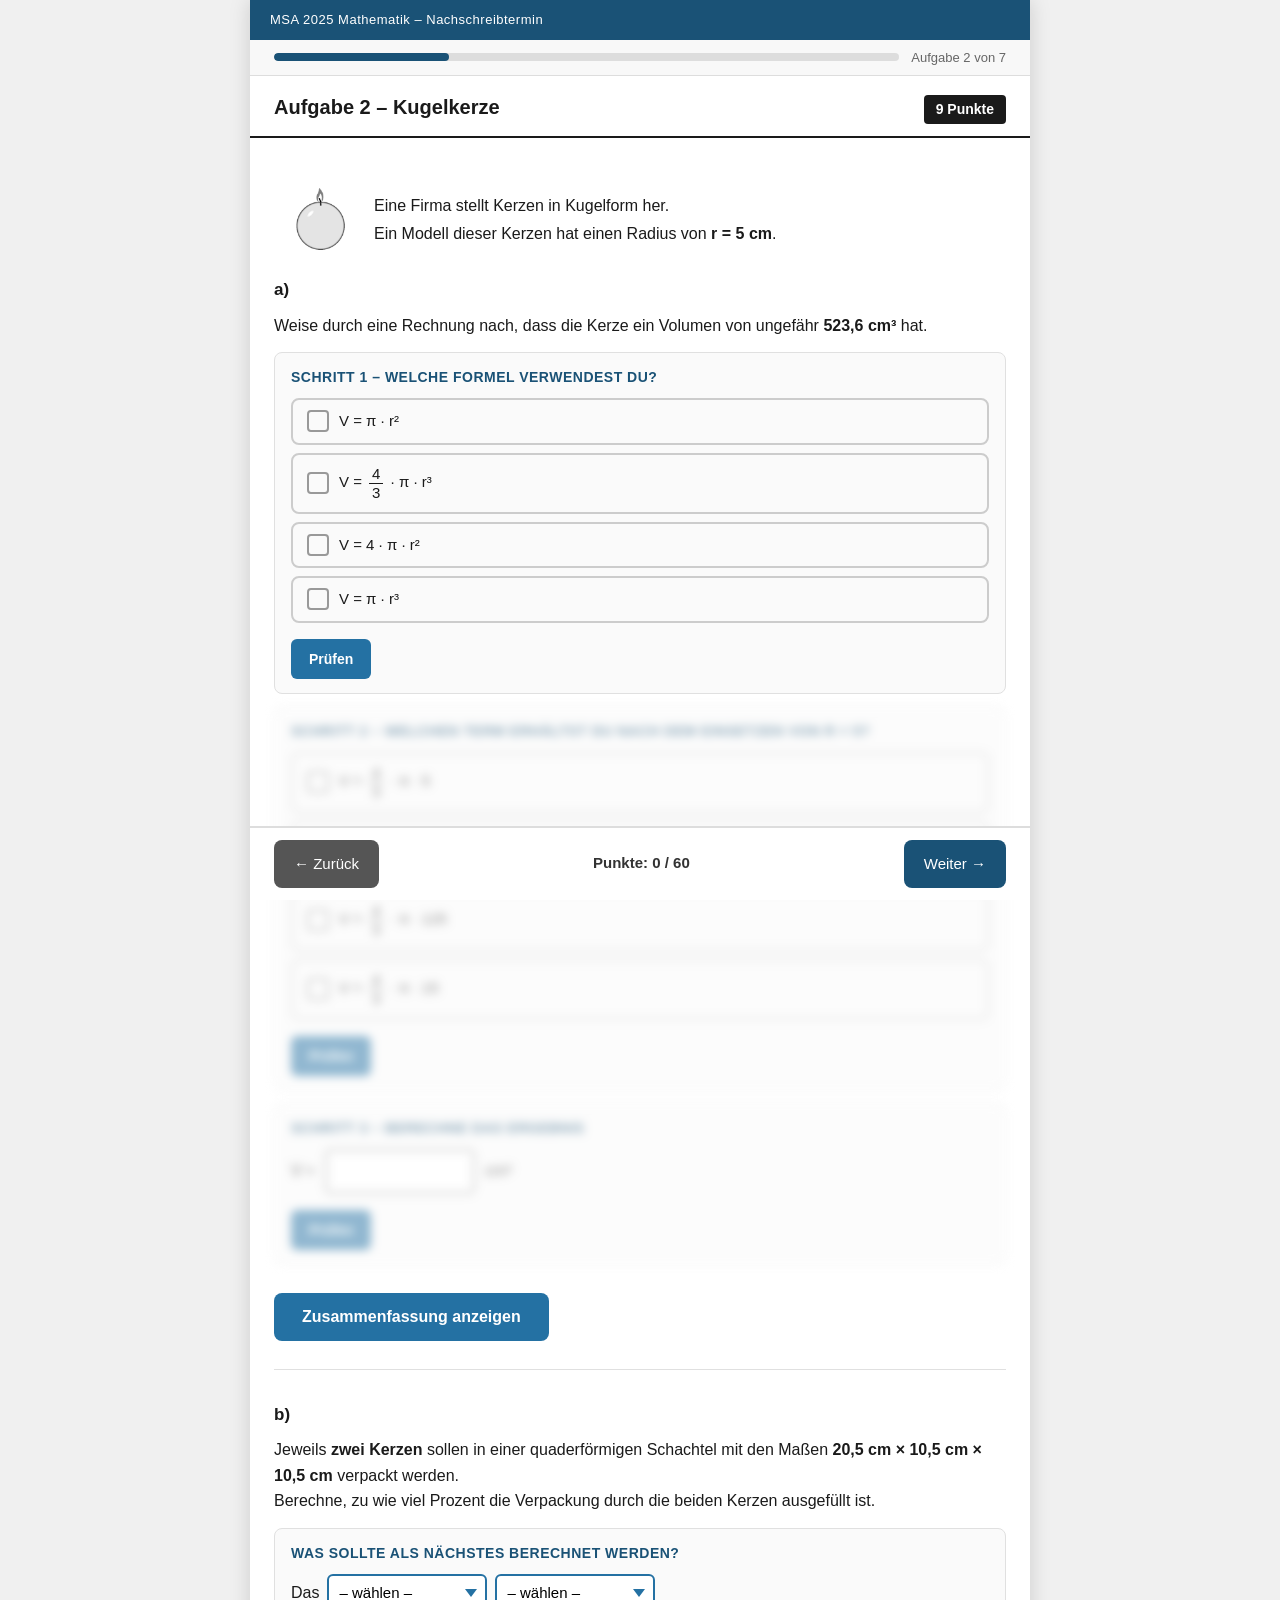
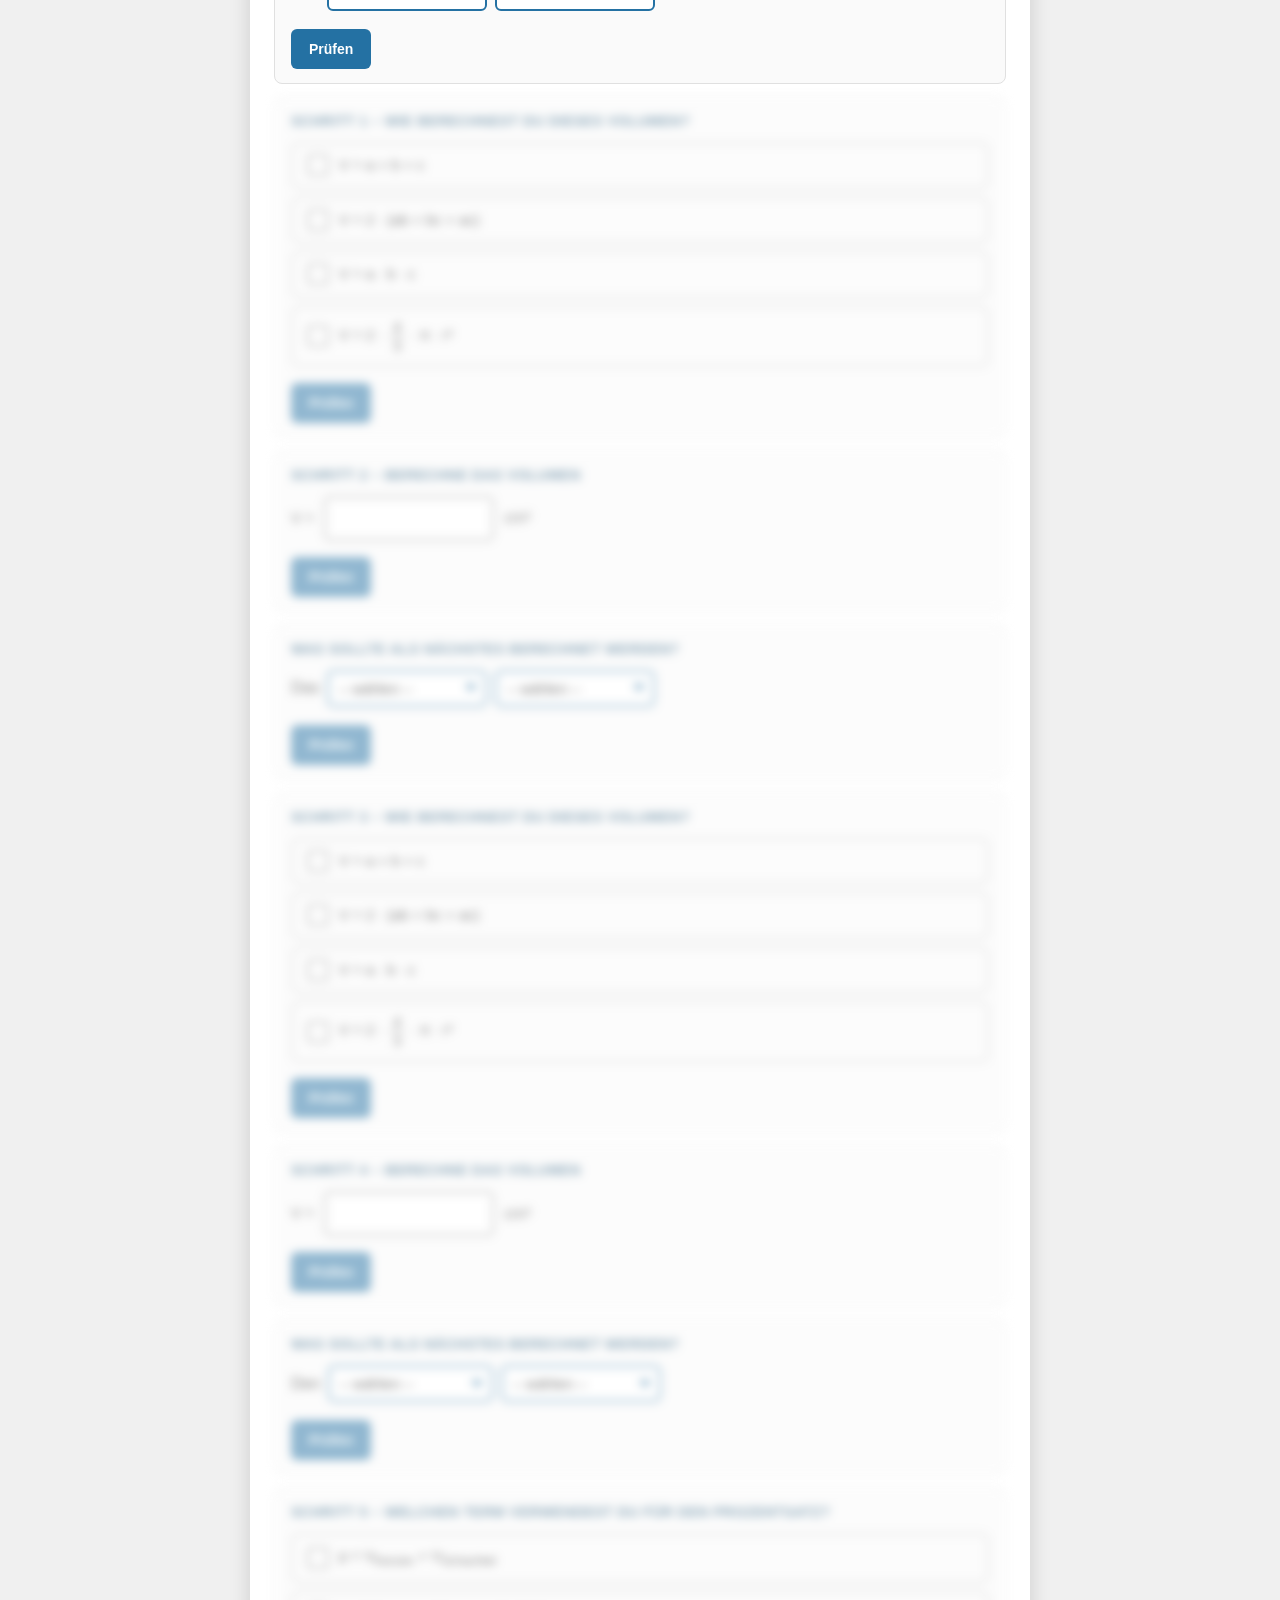
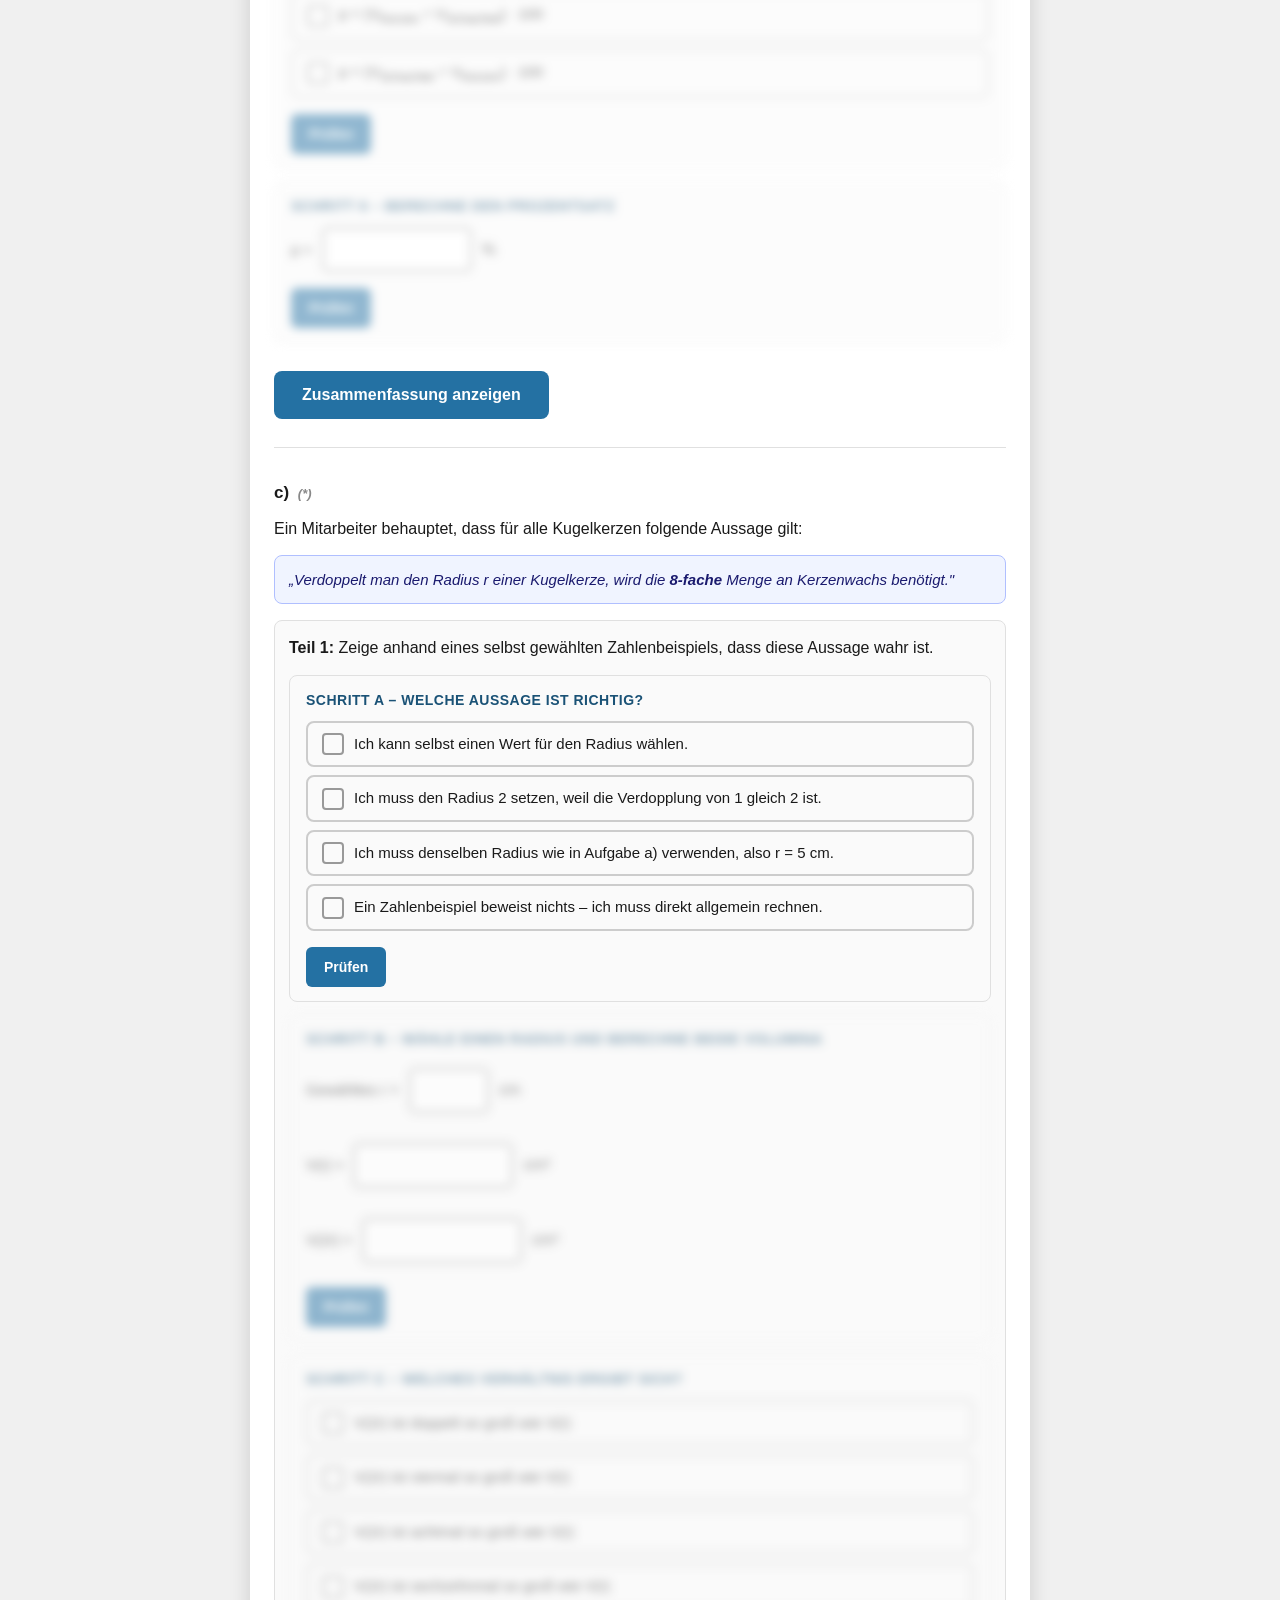
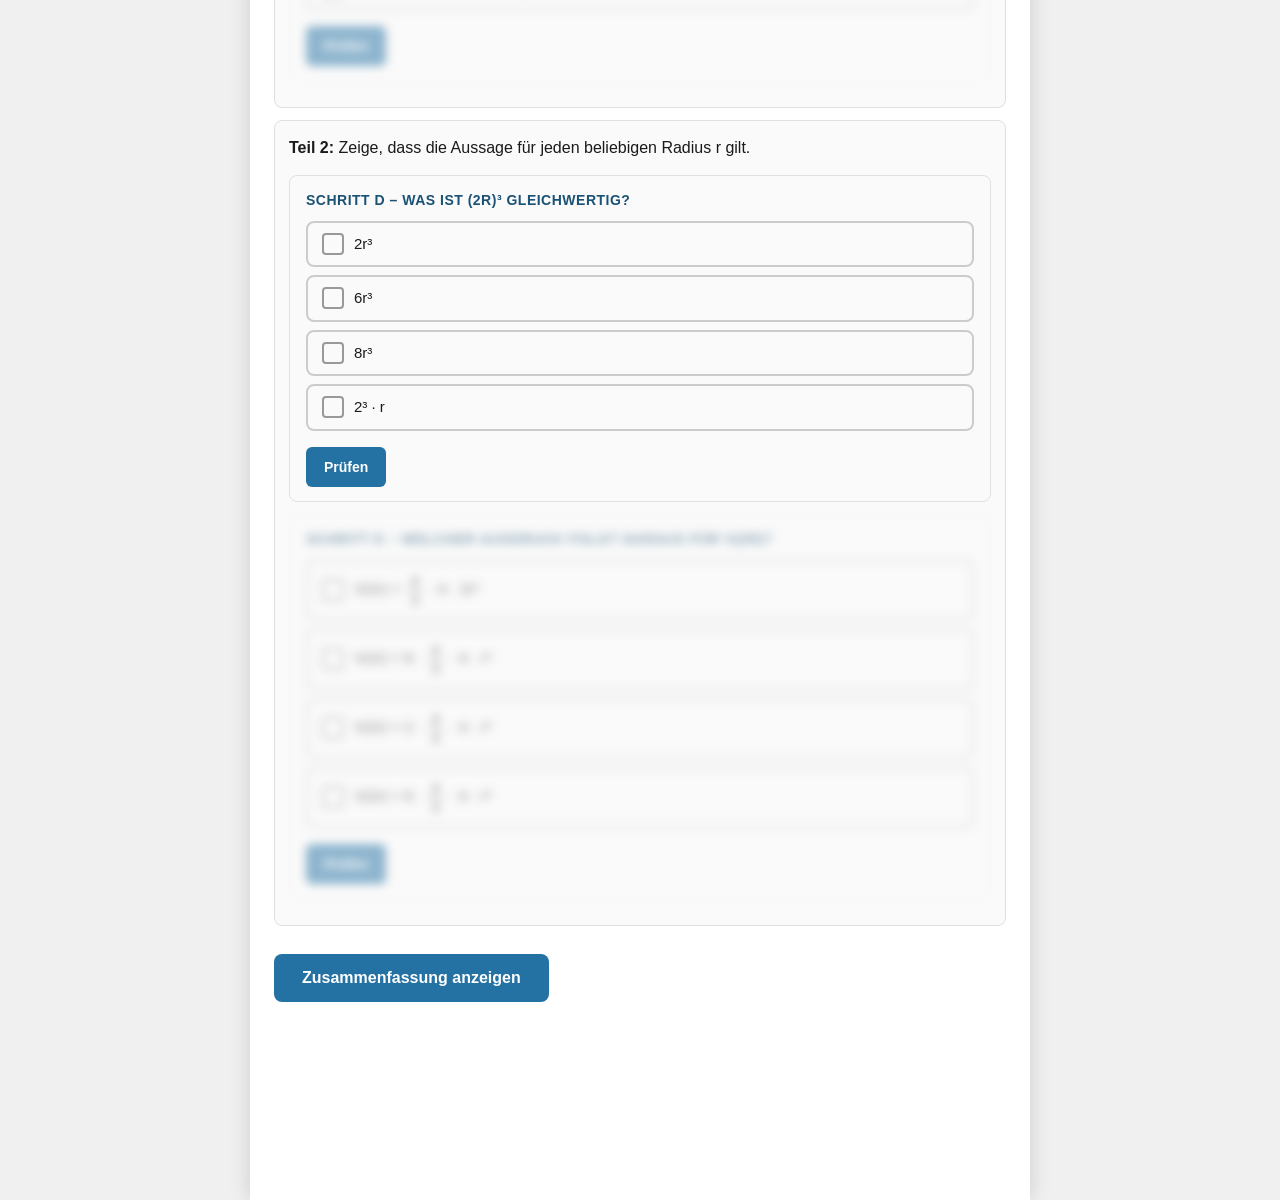
<file: aufgabe2.html>
<!DOCTYPE html>
<html lang="de">
<head>
  <meta charset="UTF-8">
  <meta name="viewport" content="width=device-width, initial-scale=1.0">
  <meta name="apple-mobile-web-app-capable" content="yes">
  <title>Aufgabe 2 – Kugelkerze</title>
  <link rel="stylesheet" href="style.css">
  <style>

    .candle-intro {
      display: flex;
      align-items: center;
      gap: 20px;
      margin: 16px 0;
      flex-wrap: wrap;
    }
    .candle-intro img {
      width: 80px;
      height: auto;
      object-fit: contain;
    }
    .candle-intro-text {
      font-size: 16px;
      line-height: 1.7;
      flex: 1;
      min-width: 200px;
    }

    .step-block {
      background: #fafafa;
      border: 1px solid #e0e0e0;
      border-radius: 8px;
      padding: 14px 16px;
      margin: 12px 0;
      transition: filter 0.4s ease, opacity 0.4s ease;
    }
    .step-block.locked {
      filter: blur(5px);
      opacity: 0.5;
      pointer-events: none;
      user-select: none;
      -webkit-user-select: none;
    }
    .step-title {
      font-size: 14px;
      font-weight: bold;
      color: #1a5276;
      text-transform: uppercase;
      letter-spacing: 0.5px;
      margin-bottom: 10px;
    }

    .step-mc {
      display: flex;
      flex-direction: column;
      gap: 8px;
      margin: 8px 0;
    }
    .step-mc-option {
      display: flex;
      align-items: center;
      gap: 10px;
      padding: 10px 14px;
      border: 2px solid #ccc;
      border-radius: 8px;
      cursor: pointer;
      font-size: 15px;
      transition: border-color 0.2s, background 0.2s;
      -webkit-user-select: none;
      user-select: none;
    }
    .step-mc-option.selected  { border-color: #2471a3; background: #eaf4fb; }
    .step-mc-option.correct   { border-color: #27ae60; background: #f0fff4; }
    .step-mc-option.incorrect { border-color: #c0392b; background: #fff5f5; }
    .step-mc-cb {
      width: 22px; height: 22px;
      border: 2px solid #999; border-radius: 4px;
      display: flex; align-items: center;
      justify-content: center; flex-shrink: 0;
      font-size: 14px;
    }

    .next-step-row {
      display: flex;
      align-items: center;
      gap: 8px;
      flex-wrap: wrap;
      font-size: 16px;
      margin: 10px 0;
    }
    .gap-select {
      border: 2px solid #2471a3;
      border-radius: 6px;
      padding: 8px 28px 8px 10px;
      font-size: 15px;
      font-family: Arial, sans-serif;
      background: white;
      cursor: pointer;
      -webkit-appearance: none;
      appearance: none;
      min-width: 160px;
      transition: border-color 0.2s;
      background-image: url("data:image/svg+xml,%3Csvg xmlns='http://www.w3.org/2000/svg' width='12' height='8' viewBox='0 0 12 8'%3E%3Cpath fill='%232471a3' d='M6 8L0 0h12z'/%3E%3C/svg%3E");
      background-repeat: no-repeat;
      background-position: right 8px center;
    }
    .gap-select.correct   { border-color: #27ae60; background-color: #f0fff4; }
    .gap-select.incorrect { border-color: #c0392b; background-color: #fff5f5; }

    .check-btn-sm {
      background: #2471a3; color: white; border: none;
      border-radius: 6px; padding: 9px 18px;
      font-size: 14px; font-family: Arial, sans-serif;
      font-weight: bold; cursor: pointer;
      min-height: 40px; transition: background 0.2s;
      -webkit-appearance: none; margin-top: 8px;
    }
    .check-btn-sm:active { background: #1a5276; }

    .inline-feedback {
      margin-top: 8px; padding: 8px 12px;
      border-radius: 6px; font-size: 14px;
      line-height: 1.5; display: none;
    }
    .inline-feedback.show  { display: block; }
    .inline-feedback.correct {
      background: #eafaf1; border: 1.5px solid #27ae60; color: #1e8449;
    }
    .inline-feedback.incorrect {
      background: #fdedec; border: 1.5px solid #c0392b; color: #922b21;
    }

    .two-part-vert {
      display: flex; flex-direction: column;
      gap: 14px; margin: 8px 0;
    }
    .part-block {
      padding: 14px; border: 1px solid #e0e0e0;
      border-radius: 8px; background: #fafafa;
      margin-bottom: 12px;
    }
  </style>
</head>
<body>
<div class="page">

  <div class="header-bar">
    <span class="header-title">MSA 2025 Mathematik – Nachschreibtermin</span>
  </div>

  <div class="progress-container">
    <div class="progress-bar">
      <div class="progress-fill" style="width: 28%"></div>
    </div>
    <span class="progress-text">Aufgabe 2 von 7</span>
  </div>

  <div class="task-header">
    <h1>Aufgabe 2 – Kugelkerze</h1>
    <span class="points-badge">9 Punkte</span>
  </div>

  <div class="task-content">

    <div class="candle-intro">
      <img src="images/kerze.png" alt="Kugelkerze mit Docht">
      <div class="candle-intro-text">
        Eine Firma stellt Kerzen in Kugelform her.<br>
        Ein Modell dieser Kerzen hat einen Radius von
        <strong>r = 5 cm</strong>.
      </div>
    </div>


    <!-- ════════════════════════════════════════
         2a  (2 P)
         S1: formula MC → 0 P gate
         S2: substitution MC → 1 P
         S3: result input → 1 P
         ════════════════════════════════════════ -->
    <div class="sub-exercise">
      <div class="sub-label">a)</div>
      <p class="exercise-text">
        Weise durch eine Rechnung nach, dass die Kerze ein Volumen
        von ungefähr <strong>523,6 cm³</strong> hat.
      </p>

      <!-- S1: Formula gate -->
      <div class="step-block" id="2a-step1">
        <div class="step-title">Schritt 1 – Welche Formel verwendest du?</div>
        <div class="step-mc" id="smc-2a-1">
          <div class="step-mc-option" data-val="A"
               onclick="selectStepMC('2a-1',this)">
            <div class="step-mc-cb"></div>
            <span>V = π · r²</span>
          </div>
          <div class="step-mc-option" data-val="B"
               onclick="selectStepMC('2a-1',this)">
            <div class="step-mc-cb"></div>
            <span>V =
              <span class="frac"><span class="num">4</span>
              <span class="den">3</span></span> · π · r³</span>
          </div>
          <div class="step-mc-option" data-val="C"
               onclick="selectStepMC('2a-1',this)">
            <div class="step-mc-cb"></div>
            <span>V = 4 · π · r²</span>
          </div>
          <div class="step-mc-option" data-val="D"
               onclick="selectStepMC('2a-1',this)">
            <div class="step-mc-cb"></div>
            <span>V = π · r³</span>
          </div>
        </div>
        <button class="check-btn-sm" onclick="check2a_step1()">Prüfen</button>
        <div class="inline-feedback" id="ifb-2a-1"></div>
      </div>

      <!-- S2: Substitution → 1 P -->
      <div class="step-block locked" id="2a-step2">
        <div class="step-title">
          Schritt 2 – Welchen Term erhältst du nach dem Einsetzen von r = 5?
        </div>
        <div class="step-mc" id="smc-2a-2">
          <div class="step-mc-option" data-val="A"
               onclick="selectStepMC('2a-2',this)">
            <div class="step-mc-cb"></div>
            <span>V =
              <span class="frac"><span class="num">4</span>
              <span class="den">3</span></span> · π · 5</span>
          </div>
          <div class="step-mc-option" data-val="B"
               onclick="selectStepMC('2a-2',this)">
            <div class="step-mc-cb"></div>
            <span>V =
              <span class="frac"><span class="num">4</span>
              <span class="den">3</span></span> · π · 25</span>
          </div>
          <div class="step-mc-option" data-val="C"
               onclick="selectStepMC('2a-2',this)">
            <div class="step-mc-cb"></div>
            <span>V =
              <span class="frac"><span class="num">4</span>
              <span class="den">3</span></span> · π · 125</span>
          </div>
          <div class="step-mc-option" data-val="D"
               onclick="selectStepMC('2a-2',this)">
            <div class="step-mc-cb"></div>
            <span>V =
              <span class="frac"><span class="num">4</span>
              <span class="den">3</span></span> · π · 15</span>
          </div>
        </div>
        <button class="check-btn-sm" onclick="check2a_step2()">Prüfen</button>
        <div class="inline-feedback" id="ifb-2a-2"></div>
      </div>

      <!-- S3: Result → 1 P -->
      <div class="step-block locked" id="2a-step3">
        <div class="step-title">Schritt 3 – Berechne das Ergebnis</div>
        <div class="answer-unit-row">
          <span style="font-size:16px;">V ≈</span>
          <input class="unit-input" id="ans-2a" type="text"
                 inputmode="decimal" placeholder="" autocomplete="off">
          <span class="unit-label">cm³</span>
        </div>
        <button class="check-btn-sm" onclick="check2a_step3()">Prüfen</button>
        <div class="inline-feedback" id="ifb-2a-result"></div>
      </div>

      <div style="display:flex;align-items:center;
                  flex-wrap:wrap;gap:8px;margin-top:16px;">
        <button class="submit-btn" onclick="check2a_final()">
          Zusammenfassung anzeigen
        </button>
        <span class="scored-notice" id="notice-2a"></span>
      </div>
      <div class="feedback-box" id="feedback-2a"></div>
    </div>


    <!-- ════════════════════════════════════════
         2b  (3 P)
         What=0.5P, Formula=0P gate, Calc=0.5P  ×3
         Order of box/sphere is free
         ════════════════════════════════════════ -->
    <div class="sub-exercise">
      <div class="sub-label">b)</div>
      <p class="exercise-text">
        Jeweils <strong>zwei Kerzen</strong> sollen in einer quaderförmigen
        Schachtel mit den Maßen
        <strong>20,5 cm × 10,5 cm × 10,5 cm</strong>
        verpackt werden.<br>
        Berechne, zu wie viel Prozent die Verpackung durch die beiden
        Kerzen ausgefüllt ist.
      </p>

      <!-- What 1 -->
      <div class="step-block" id="2b-what1">
        <div class="step-title">Was sollte als nächstes berechnet werden?</div>
        <div class="next-step-row">
          <span>Das</span>
          <select class="gap-select" id="sel-2b-what-noun">
            <option value="">– wählen –</option>
            <option value="Volumen">Volumen</option>
            <option value="Oberfläche">Oberfläche</option>
            <option value="Gewicht">Gewicht</option>
          </select>
          <select class="gap-select" id="sel-2b-what-of">
            <option value="">– wählen –</option>
            <option value="der Schachtel">der Schachtel</option>
            <option value="zweier Kerzen">zweier Kerzen</option>
            <option value="des Deckels">des Deckels</option>
          </select>
        </div>
        <button class="check-btn-sm" onclick="check2b_what1()">Prüfen</button>
        <div class="inline-feedback" id="ifb-2b-what1"></div>
      </div>

      <!-- Formula 1 (gate) -->
      <div class="step-block locked" id="2b-step1">
        <div class="step-title" id="2b-step1-title">
          Schritt 1 – Wie berechnest du dieses Volumen?
        </div>
        <div class="step-mc" id="smc-2b-1">
          <div class="step-mc-option" data-val="A"
               onclick="selectStepMC('2b-1',this)">
            <div class="step-mc-cb"></div>
            <span>V = a + b + c</span>
          </div>
          <div class="step-mc-option" data-val="B"
               onclick="selectStepMC('2b-1',this)">
            <div class="step-mc-cb"></div>
            <span>V = 2 · (ab + bc + ac)</span>
          </div>
          <div class="step-mc-option" data-val="C-box"
               onclick="selectStepMC('2b-1',this)">
            <div class="step-mc-cb"></div>
            <span>V = a · b · c</span>
          </div>
          <div class="step-mc-option" data-val="C-sphere"
               onclick="selectStepMC('2b-1',this)">
            <div class="step-mc-cb"></div>
            <span>V = 2 · 
              <span class="frac"><span class="num">4</span>
              <span class="den">3</span></span> · π · r³</span>
          </div>
        </div>
        <button class="check-btn-sm" onclick="check2b_step1()">Prüfen</button>
        <div class="inline-feedback" id="ifb-2b-1"></div>
      </div>

      <!-- Calc 1 → 0.5 P -->
      <div class="step-block locked" id="2b-step2">
        <div class="step-title" id="2b-step2-title">
          Schritt 2 – Berechne das Volumen
        </div>
        <div class="answer-unit-row">
          <span style="font-size:15px;" id="2b-step2-label">V =</span>
          <input class="unit-input" id="ans-2b-vol1" type="text"
                 inputmode="decimal" placeholder=""
                 autocomplete="off" style="width:170px;">
          <span class="unit-label">cm³</span>
        </div>
        <button class="check-btn-sm" onclick="check2b_step2()">Prüfen</button>
        <div class="inline-feedback" id="ifb-2b-2"></div>
      </div>

      <!-- What 2 -->
      <div class="step-block locked" id="2b-what2">
        <div class="step-title">Was sollte als nächstes berechnet werden?</div>
        <div class="next-step-row">
          <span>Das</span>
          <select class="gap-select" id="sel-2b-what2-noun">
            <option value="">– wählen –</option>
            <option value="Volumen">Volumen</option>
            <option value="Oberfläche">Oberfläche</option>
            <option value="Gewicht">Gewicht</option>
          </select>
          <select class="gap-select" id="sel-2b-what2-of">
            <option value="">– wählen –</option>
            <option value="der Schachtel">der Schachtel</option>
            <option value="zweier Kerzen">zweier Kerzen</option>
            <option value="des Deckels">des Deckels</option>
          </select>
        </div>
        <button class="check-btn-sm" onclick="check2b_what2()">Prüfen</button>
        <div class="inline-feedback" id="ifb-2b-what2"></div>
      </div>

      <!-- Formula 2 (gate) -->
      <div class="step-block locked" id="2b-step3">
        <div class="step-title" id="2b-step3-title">
          Schritt 3 – Wie berechnest du dieses Volumen?
        </div>
        <div class="step-mc" id="smc-2b-3">
          <div class="step-mc-option" data-val="A"
               onclick="selectStepMC('2b-3',this)">
            <div class="step-mc-cb"></div>
            <span>V = a + b + c</span>
          </div>
          <div class="step-mc-option" data-val="B"
               onclick="selectStepMC('2b-3',this)">
            <div class="step-mc-cb"></div>
            <span>V = 2 · (ab + bc + ac)</span>
          </div>
          <div class="step-mc-option" data-val="C-box"
               onclick="selectStepMC('2b-3',this)">
            <div class="step-mc-cb"></div>
            <span>V = a · b · c</span>
          </div>
          <div class="step-mc-option" data-val="C-sphere"
               onclick="selectStepMC('2b-3',this)">
            <div class="step-mc-cb"></div>
            <span>V = 2 · 
              <span class="frac"><span class="num">4</span>
              <span class="den">3</span></span> · π · r³</span>
          </div>
        </div>
        <button class="check-btn-sm" onclick="check2b_step3()">Prüfen</button>
        <div class="inline-feedback" id="ifb-2b-3"></div>
      </div>

      <!-- Calc 2 → 0.5 P -->
      <div class="step-block locked" id="2b-step4">
        <div class="step-title" id="2b-step4-title">
          Schritt 4 – Berechne das Volumen
        </div>
        <div class="answer-unit-row">
          <span style="font-size:15px;" id="2b-step4-label">V =</span>
          <input class="unit-input" id="ans-2b-vol2" type="text"
                 inputmode="decimal" placeholder=""
                 autocomplete="off" style="width:170px;">
          <span class="unit-label">cm³</span>
        </div>
        <button class="check-btn-sm" onclick="check2b_step4()">Prüfen</button>
        <div class="inline-feedback" id="ifb-2b-4"></div>
      </div>

      <!-- What 3 -->
      <div class="step-block locked" id="2b-what3">
        <div class="step-title">Was sollte als nächstes berechnet werden?</div>
        <div class="next-step-row">
          <span>Den</span>
          <select class="gap-select" id="sel-2b-what3-noun">
            <option value="">– wählen –</option>
            <option value="Füllvolumen Anteil">Füllvolumen Anteil</option>
            <option value="Schachtelinhalt">Schachtelinhalt</option>
            <option value="Kerzenradius">Kerzenradius</option>
          </select>
          <select class="gap-select" id="sel-2b-what3-of">
            <option value="">– wählen –</option>
            <option value="als Prozent">als Prozent</option>
            <option value="als Bruch">als Bruch</option>
            <option value="in cm³">in cm³</option>
          </select>
        </div>
        <button class="check-btn-sm" onclick="check2b_what3()">Prüfen</button>
        <div class="inline-feedback" id="ifb-2b-what3"></div>
      </div>

      <!-- Formula 3 (gate) -->
      <div class="step-block locked" id="2b-step5">
        <div class="step-title">
          Schritt 5 – Welchen Term verwendest du für den Prozentsatz?
        </div>
        <div class="step-mc" id="smc-2b-5">
          <div class="step-mc-option" data-val="A"
               onclick="selectStepMC('2b-5',this)">
            <div class="step-mc-cb"></div>
            <span>p = V<sub>Kerzen</sub> + V<sub>Schachtel</sub></span>
          </div>
          <div class="step-mc-option" data-val="B"
               onclick="selectStepMC('2b-5',this)">
            <div class="step-mc-cb"></div>
            <span>p = (V<sub>Kerzen</sub> ÷ V<sub>Schachtel</sub>) · 100</span>
          </div>
          <div class="step-mc-option" data-val="C"
               onclick="selectStepMC('2b-5',this)">
            <div class="step-mc-cb"></div>
            <span>p = (V<sub>Schachtel</sub> ÷ V<sub>Kerzen</sub>) · 100</span>
          </div>
        </div>
        <button class="check-btn-sm" onclick="check2b_step5()">Prüfen</button>
        <div class="inline-feedback" id="ifb-2b-5"></div>
      </div>

      <!-- Calc 3 → 0.5 P -->
      <div class="step-block locked" id="2b-step6">
        <div class="step-title">Schritt 6 – Berechne den Prozentsatz</div>
        <div class="answer-unit-row">
          <span style="font-size:15px;">p ≈</span>
          <input class="unit-input" id="ans-2b-pct" type="text"
                 inputmode="decimal" placeholder="" autocomplete="off">
          <span class="unit-label">%</span>
        </div>
        <button class="check-btn-sm" onclick="check2b_step6()">Prüfen</button>
        <div class="inline-feedback" id="ifb-2b-pct"></div>
      </div>

      <div style="display:flex;align-items:center;
                  flex-wrap:wrap;gap:8px;margin-top:16px;">
        <button class="submit-btn" onclick="check2b_final()">
          Zusammenfassung anzeigen
        </button>
        <span class="scored-notice" id="notice-2b"></span>
      </div>
      <div class="feedback-box" id="feedback-2b"></div>
    </div>


    <!-- ════════════════════════════════════════
         2c*  (4 P)
         SA=0.5P, SB=1P, SC=0.5P, SD=1P, SE=1P
         ════════════════════════════════════════ -->
    <div class="sub-exercise">
      <div class="sub-label">c) <span class="star-label">(*)</span></div>
      <p class="exercise-text">
        Ein Mitarbeiter behauptet, dass für alle Kugelkerzen
        folgende Aussage gilt:
      </p>
      <div class="formula-box" style="font-style:italic; margin-bottom:16px;">
        „Verdoppelt man den Radius r einer Kugelkerze,
        wird die <strong>8-fache</strong> Menge an
        Kerzenwachs benötigt."
      </div>

      <div class="part-block">
        <p class="exercise-text">
          <strong>Teil 1:</strong> Zeige anhand eines selbst
          gewählten Zahlenbeispiels, dass diese Aussage wahr ist.
        </p>

        <!-- SA → 0.5 P -->
        <div class="step-block" id="2c-stepA">
          <div class="step-title">Schritt A – Welche Aussage ist richtig?</div>
          <div class="step-mc" id="smc-2c-A">
            <div class="step-mc-option" data-val="A"
                 onclick="selectStepMC('2c-A',this)">
              <div class="step-mc-cb"></div>
              <span>Ich kann selbst einen Wert für den Radius wählen.</span>
            </div>
            <div class="step-mc-option" data-val="B"
                 onclick="selectStepMC('2c-A',this)">
              <div class="step-mc-cb"></div>
              <span>Ich muss den Radius 2 setzen,
                weil die Verdopplung von 1 gleich 2 ist.</span>
            </div>
            <div class="step-mc-option" data-val="C"
                 onclick="selectStepMC('2c-A',this)">
              <div class="step-mc-cb"></div>
              <span>Ich muss denselben Radius wie in Aufgabe a)
                verwenden, also r = 5 cm.</span>
            </div>
            <div class="step-mc-option" data-val="D"
                 onclick="selectStepMC('2c-A',this)">
              <div class="step-mc-cb"></div>
              <span>Ein Zahlenbeispiel beweist nichts –
                ich muss direkt allgemein rechnen.</span>
            </div>
          </div>
          <button class="check-btn-sm" onclick="check2c_stepA()">Prüfen</button>
          <div class="inline-feedback" id="ifb-2c-A"></div>
        </div>

        <!-- SB → 1 P -->
        <div class="step-block locked" id="2c-stepC">
          <div class="step-title">
            Schritt B – Wähle einen Radius und berechne beide Volumina
          </div>
          <div class="two-part-vert">
            <div class="answer-unit-row">
              <span style="font-size:15px;">Gewähltes r =</span>
              <input class="unit-input" id="ans-2c-r" type="text"
                     inputmode="decimal" placeholder=""
                     style="width:80px;" autocomplete="off">
              <span class="unit-label">cm</span>
            </div>
            <div class="answer-unit-row">
              <span style="font-size:15px;">V(r) ≈</span>
              <input class="unit-input" id="ans-2c-v1" type="text"
                     inputmode="decimal" placeholder=""
                     style="width:160px;" autocomplete="off">
              <span class="unit-label">cm³</span>
            </div>
            <div class="answer-unit-row">
              <span style="font-size:15px;">V(2r) ≈</span>
              <input class="unit-input" id="ans-2c-v2" type="text"
                     inputmode="decimal" placeholder=""
                     style="width:160px;" autocomplete="off">
              <span class="unit-label">cm³</span>
            </div>
          </div>
          <button class="check-btn-sm" onclick="check2c_stepC()">Prüfen</button>
          <div class="inline-feedback" id="ifb-2c-C"></div>
        </div>

        <!-- SC → 0.5 P -->
        <div class="step-block locked" id="2c-stepD">
          <div class="step-title">
            Schritt C – Welches Verhältnis ergibt sich?
          </div>
          <div class="step-mc" id="smc-2c-D">
            <div class="step-mc-option" data-val="2"
                 onclick="selectStepMC('2c-D',this)">
              <div class="step-mc-cb"></div>
              <span>V(2r) ist doppelt so groß wie V(r)</span>
            </div>
            <div class="step-mc-option" data-val="4"
                 onclick="selectStepMC('2c-D',this)">
              <div class="step-mc-cb"></div>
              <span>V(2r) ist viermal so groß wie V(r)</span>
            </div>
            <div class="step-mc-option" data-val="8"
                 onclick="selectStepMC('2c-D',this)">
              <div class="step-mc-cb"></div>
              <span>V(2r) ist achtmal so groß wie V(r)</span>
            </div>
            <div class="step-mc-option" data-val="16"
                 onclick="selectStepMC('2c-D',this)">
              <div class="step-mc-cb"></div>
              <span>V(2r) ist sechzehnmal so groß wie V(r)</span>
            </div>
          </div>
          <button class="check-btn-sm" onclick="check2c_stepD()">Prüfen</button>
          <div class="inline-feedback" id="ifb-2c-D"></div>
        </div>
      </div>

      <div class="part-block">
        <p class="exercise-text">
          <strong>Teil 2:</strong> Zeige, dass die Aussage für
          jeden beliebigen Radius r gilt.
        </p>

        <!-- SD → 1 P -->
        <div class="step-block" id="2c-stepE">
          <div class="step-title">Schritt D – Was ist (2r)³ gleichwertig?</div>
          <div class="step-mc" id="smc-2c-E">
            <div class="step-mc-option" data-val="A"
                 onclick="selectStepMC('2c-E',this)">
              <div class="step-mc-cb"></div>
              <span>2r³</span>
            </div>
            <div class="step-mc-option" data-val="B"
                 onclick="selectStepMC('2c-E',this)">
              <div class="step-mc-cb"></div>
              <span>6r³</span>
            </div>
            <div class="step-mc-option" data-val="C"
                 onclick="selectStepMC('2c-E',this)">
              <div class="step-mc-cb"></div>
              <span>8r³</span>
            </div>
            <div class="step-mc-option" data-val="D"
                 onclick="selectStepMC('2c-E',this)">
              <div class="step-mc-cb"></div>
              <span>2³ · r</span>
            </div>
          </div>
          <button class="check-btn-sm" onclick="check2c_stepE()">Prüfen</button>
          <div class="inline-feedback" id="ifb-2c-E"></div>
        </div>

        <!-- SE → 1 P -->
        <div class="step-block locked" id="2c-stepF">
          <div class="step-title">
            Schritt E – Welcher Ausdruck folgt daraus für V(2r)?
          </div>
          <div class="step-mc" id="smc-2c-F">
            <div class="step-mc-option" data-val="A"
                 onclick="selectStepMC('2c-F',this)">
              <div class="step-mc-cb"></div>
              <span>V(2r) =
                <span class="frac"><span class="num">4</span>
                <span class="den">3</span></span> · π · 2r³</span>
            </div>
            <div class="step-mc-option" data-val="B"
                 onclick="selectStepMC('2c-F',this)">
              <div class="step-mc-cb"></div>
              <span>V(2r) = 8 ·
                <span class="frac"><span class="num">4</span>
                <span class="den">3</span></span> · π · r³</span>
            </div>
            <div class="step-mc-option" data-val="C"
                 onclick="selectStepMC('2c-F',this)">
              <div class="step-mc-cb"></div>
              <span>V(2r) = 2 ·
                <span class="frac"><span class="num">4</span>
                <span class="den">3</span></span> · π · r³</span>
            </div>
            <div class="step-mc-option" data-val="D"
                 onclick="selectStepMC('2c-F',this)">
              <div class="step-mc-cb"></div>
              <span>V(2r) = 6 ·
                <span class="frac"><span class="num">4</span>
                <span class="den">3</span></span> · π · r³</span>
            </div>
          </div>
          <button class="check-btn-sm" onclick="check2c_stepF()">Prüfen</button>
          <div class="inline-feedback" id="ifb-2c-F"></div>
        </div>
      </div>

      <div style="display:flex;align-items:center;
                  flex-wrap:wrap;gap:8px;margin-top:16px;">
        <button class="submit-btn" onclick="check2c_final()">
          Zusammenfassung anzeigen
        </button>
        <span class="scored-notice" id="notice-2c"></span>
      </div>
      <div class="feedback-box" id="feedback-2c"></div>
    </div>

  </div>

  <div class="nav-footer">
    <button class="nav-btn" onclick="navigateTo('aufgabe1.html')">← Zurück</button>
    <span class="score-display">Punkte: 0 / 60</span>
    <button class="nav-btn next" onclick="navigateTo('aufgabe3.html')">Weiter →</button>
  </div>

</div>

<script src="exam.js"></script>
<script>
/* ══════════════════════════════════════════
   Aufgabe 2 – Kugelkerze  (9 Punkte)
   Badge always shows actually-stored earned,
   never a computed value. Points only on
   first correct attempt.
   ══════════════════════════════════════════ */

const stepMCSel  = {};
let   what1Choice = null;

const BOX_V     = 20.5 * 10.5 * 10.5;
const CANDLES_V = 2 * (4/3) * Math.PI * 125;
const PCT       = (CANDLES_V / BOX_V) * 100;

/* ── MC helpers ── */
function selectStepMC(groupId, el) {
  const container = el.closest('.step-mc');
  container.querySelectorAll('.step-mc-option').forEach(o => {
    o.classList.remove('selected','correct','incorrect');
    const cb = o.querySelector('.step-mc-cb');
    if (cb) cb.textContent = '';
  });
  el.classList.add('selected');
  const cb = el.querySelector('.step-mc-cb');
  if (cb) cb.textContent = '✓';
  stepMCSel[groupId] = el.dataset.val;
  saveCustom(`stepmcs-${groupId}`, el.dataset.val);
}

function restoreStepMC(groupId) {
  const val = loadCustom(`stepmcs-${groupId}`);
  if (!val) return;
  stepMCSel[groupId] = val;
  const container = document.getElementById(`smc-${groupId}`);
  if (!container) return;
  container.querySelectorAll('.step-mc-option').forEach(o => {
    if (o.dataset.val === val) {
      o.classList.add('selected');
      const cb = o.querySelector('.step-mc-cb');
      if (cb) cb.textContent = '✓';
    }
  });
}

function markStepMC(groupId, correctVal) {
  const container = document.getElementById(`smc-${groupId}`);
  if (!container) return;
  const chosen = stepMCSel[groupId];
  if (!chosen) return;
  const ok = (chosen === correctVal);
  container.querySelectorAll('.step-mc-option').forEach(o => {
    o.classList.remove('correct','incorrect');
    if (o.dataset.val === chosen)
      o.classList.add(ok ? 'correct' : 'incorrect');
  });
  saveResult(`smc_${groupId}_chosen`, chosen);
  saveResult(`smc_${groupId}_result`, ok ? 'correct' : 'incorrect');
}

function restoreStepMCResult(groupId) {
  const chosen = loadResult(`smc_${groupId}_chosen`);
  const result = loadResult(`smc_${groupId}_result`);
  if (!chosen || !result) return;
  const container = document.getElementById(`smc-${groupId}`);
  if (!container) return;
  container.querySelectorAll('.step-mc-option').forEach(o => {
    o.classList.remove('correct','incorrect');
    if (o.dataset.val === chosen) o.classList.add(result);
  });
}

/* ── Unlock ── */
function unlockStep(id) {
  const el = document.getElementById(id);
  if (el) { el.classList.remove('locked'); saveCustom(`unlocked-${id}`, true); }
}
function restoreUnlocked(id) {
  if (loadCustom(`unlocked-${id}`)) {
    const el = document.getElementById(id);
    if (el) el.classList.remove('locked');
  }
}

/* ── Inline feedback
   storedEarned: the value returned by recordScore/recordPartialScore
   maxPts:       the maximum achievable (0 = gate, omit badge)
   This ensures the badge ALWAYS shows the stored value,
   never a computed guess.                                ── */
function showInlineFB(id, ok, hint, storedEarned, maxPts) {
  const el = document.getElementById(`ifb-${id}`);
  if (!el) return;
  const cssClass = ok ? 'correct' : 'incorrect';

  let badge = '';
  if (maxPts != null && maxPts > 0) {
    /* storedEarned is what was actually saved — truthful on all attempts */
    const display = (storedEarned != null) ? storedEarned : 0;
    badge = `<span style="
      display:inline-block;
      background:${display > 0 ? '#27ae60' : '#c0392b'};
      color:white; font-size:12px; font-weight:bold;
      padding:2px 8px; border-radius:10px; margin-left:6px;
      vertical-align:middle;">${display}/${maxPts}&nbsp;P</span>`;
  }

  const html = ok
    ? `✅ Richtig!${badge}`
    : `❌ Noch nicht richtig.${badge}`
      + (hint
          ? `<br><span style="font-style:italic;font-size:13px;">
             ${hint}</span>`
          : '');
  el.className = `inline-feedback show ${cssClass}`;
  el.innerHTML = html;
  saveInlineFeedback(id, html, cssClass);
}

/* ── Select persistence ── */
function saveSelect(id) {
  const el = document.getElementById(id);
  if (el) saveCustom(`sel-${id}`, el.value);
}
function restoreSelect(id) {
  const val = loadCustom(`sel-${id}`);
  const el  = document.getElementById(id);
  if (el && val != null) el.value = val;
}

/* ── Summary (bottom button) — reads only, never awards ── */
function showSubExerciseSummary(feedbackId, noticeId, scoreKeys, maxTotal) {
  const state  = ExamState.load();
  const earned = scoreKeys.reduce((sum, k) =>
    sum + (state.scores[k] ? (state.scores[k].earned || 0) : 0), 0);
  const fb = document.getElementById(feedbackId);
  if (!fb) return;
  const allDone  = Math.abs(earned - maxTotal) < 0.01;
  const cssClass = allDone ? 'correct' : 'incorrect';
  const badge    = `<span style="
    display:inline-block;
    background:${allDone ? '#27ae60' : '#e67e22'};
    color:white; font-size:13px; font-weight:bold;
    padding:3px 10px; border-radius:10px; margin-left:8px;">
    ${earned}/${maxTotal}&nbsp;P</span>`;
  fb.className = `feedback-box show ${cssClass}`;
  fb.innerHTML = allDone
    ? `<span class="feedback-icon">✅</span>
       <strong>Alle Schritte richtig!</strong>${badge}`
    : `<span class="feedback-icon">⚠️</span>
       <strong>Teilweise richtig.</strong>${badge}
       <div class="hint-text">Überprüfe die rot markierten Schritte.</div>`;
  const noticeEl = document.getElementById(noticeId);
  if (noticeEl) {
    if (earned > 0) {
      noticeEl.className = 'scored-notice earned';
      noticeEl.textContent = `✓ ${earned}/${maxTotal} Punkt(e) vergeben`;
    } else {
      noticeEl.className = 'scored-notice not-earned';
      noticeEl.textContent = `0/${maxTotal} Punkt(e) – weiteres Üben möglich`;
    }
  }
  saveFeedback(feedbackId.replace('feedback-',''), fb.innerHTML, cssClass);
}

/* ── 2b order helpers ── */
function correctFormulaForChoice(choice) {
  return choice === 'box' ? 'C-box' : 'C-sphere';
}
function correctVolForChoice(choice) {
  return choice === 'box' ? BOX_V : CANDLES_V;
}
function applyChoiceLabels() {
  if (!what1Choice) return;
  const first  = what1Choice === 'box' ? 'der Schachtel' : 'zweier Kerzen';
  const second = what1Choice === 'box' ? 'zweier Kerzen' : 'der Schachtel';
  const lbl1   = what1Choice === 'box' ? 'V₁ (Schachtel)' : 'V₁ (Kerzen)';
  const lbl2   = what1Choice === 'box' ? 'V₂ (Kerzen)'    : 'V₂ (Schachtel)';
  const map = {
    '2b-step1-title': `Schritt 1 – Wie berechnest du das Volumen ${first}?`,
    '2b-step2-title': `Schritt 2 – Berechne das Volumen ${first}`,
    '2b-step2-label': `${lbl1} =`,
    '2b-step3-title': `Schritt 3 – Wie berechnest du das Volumen ${second}?`,
    '2b-step4-title': `Schritt 4 – Berechne das Volumen ${second}`,
    '2b-step4-label': `${lbl2} =`,
  };
  Object.keys(map).forEach(id => {
    const el = document.getElementById(id);
    if (el) el.textContent = map[id];
  });
}

/* ══════════════════════════════════════════
   2a
   ══════════════════════════════════════════ */
function check2a_step1() {
  if (!stepMCSel['2a-1']) { alert('Bitte wähle eine Antwort aus.'); return; }
  const ok = stepMCSel['2a-1'] === 'B';
  markStepMC('2a-1','B');
  /* Gate: 0 P — no badge */
  showInlineFB('2a-1', ok,
    ok ? '' : 'Überlege, welche Formel das Volumen einer Kugel beschreibt.');
  if (ok) unlockStep('2a-step2');
  updateScoreDisplay();
}

function check2a_step2() {
  if (!stepMCSel['2a-2']) { alert('Bitte wähle eine Antwort aus.'); return; }
  const ok      = stepMCSel['2a-2'] === 'C';
  markStepMC('2a-2','C');
  const stored  = recordPartialScore('2a-s2', ok ? 1 : 0, 1);
  showInlineFB('2a-2', ok,
    ok ? '' : 'Setze r\u00a0=\u00a05 ein. r³ bedeutet r hoch\u00a03.',
    stored, 1);
  if (ok) unlockStep('2a-step3');
  updateNotice('2a-s2');
  updateScoreDisplay();
}

function check2a_step3() {
  const val     = parseNum(document.getElementById('ans-2a').value);
  const CORRECT = (4/3) * Math.PI * 125;
  const ok      = !isNaN(val) && Math.abs(val - CORRECT) < 1.5;
  clearInputStyle('ans-2a');
  applyInputStyle('ans-2a', ok);
  const stored  = recordScore('2a-s3', 1, ok);
  showInlineFB('2a-result', ok,
    ok ? '' : 'Nutze den Taschenrechner und beachte die Rechenreihenfolge.',
    stored, 1);
  updateNotice('2a-s3');
  updateScoreDisplay();
}

function check2a_final() {
  showSubExerciseSummary('feedback-2a','notice-2a',['2a-s2','2a-s3'], 2);
}

/* ══════════════════════════════════════════
   2b
   ══════════════════════════════════════════ */
function check2b_what1() {
  const nounVal = document.getElementById('sel-2b-what-noun').value;
  const ofVal   = document.getElementById('sel-2b-what-of').value;
  saveSelect('sel-2b-what-noun');
  saveSelect('sel-2b-what-of');
  const nounEl  = document.getElementById('sel-2b-what-noun');
  const ofEl    = document.getElementById('sel-2b-what-of');
  nounEl.classList.remove('correct','incorrect');
  ofEl.classList.remove('correct','incorrect');
  const nounOk  = nounVal === 'Volumen';
  const ofOk    = ofVal === 'der Schachtel' || ofVal === 'zweier Kerzen';
  const ok      = nounOk && ofOk;
  nounEl.classList.add(nounOk ? 'correct' : 'incorrect');
  ofEl.classList.add(ofOk   ? 'correct' : 'incorrect');
  saveResult('sel-2b-what-noun', nounOk ? 'correct' : 'incorrect');
  saveResult('sel-2b-what-of',   ofOk   ? 'correct' : 'incorrect');
  if (ok) {
    what1Choice = ofVal === 'der Schachtel' ? 'box' : 'sphere';
    saveCustom('2b-what1-choice', what1Choice);
    applyChoiceLabels();
  }
  const stored = recordPartialScore('2b-w1', ok ? 0.5 : 0, 0.5);
  showInlineFB('2b-what1', ok,
    ok ? '' :
    'Beides ist möglich: Volumen der Schachtel oder zweier Kerzen.',
    stored, 0.5);
  if (ok) unlockStep('2b-step1');
  updateNotice('2b-w1');
  updateScoreDisplay();
}

function check2b_step1() {
  if (!stepMCSel['2b-1']) { alert('Bitte wähle eine Antwort aus.'); return; }
  if (!what1Choice) return;
  const correctVal = correctFormulaForChoice(what1Choice);
  const ok = stepMCSel['2b-1'] === correctVal;
  markStepMC('2b-1', correctVal);
  /* Gate: no badge */
  showInlineFB('2b-1', ok,
    ok ? '' :
    what1Choice === 'box'
      ? 'Wie berechnet man das Volumen eines Quaders?'
      : 'Welche Formel beschreibt das Volumen einer Kugel?');
  if (ok) unlockStep('2b-step2');
  updateScoreDisplay();
}

function check2b_step2() {
  if (!what1Choice) return;
  const val      = parseNum(document.getElementById('ans-2b-vol1').value);
  const expected = correctVolForChoice(what1Choice);
  const ok       = !isNaN(val) && Math.abs(val - expected) < 2;
  clearInputStyle('ans-2b-vol1');
  applyInputStyle('ans-2b-vol1', ok);
  const stored   = recordPartialScore('2b-calc1', ok ? 0.5 : 0, 0.5);
  showInlineFB('2b-2', ok,
    ok ? '' :
    what1Choice === 'box'
      ? 'Setze 20,5 · 10,5 · 10,5 in die Formel ein.'
      : 'Setze r\u00a0=\u00a05 ein und multipliziere mit 2.',
    stored, 0.5);
  if (ok) unlockStep('2b-what2');
  updateNotice('2b-calc1');
  updateScoreDisplay();
}

function check2b_what2() {
  if (!what1Choice) return;
  const nounVal    = document.getElementById('sel-2b-what2-noun').value;
  const ofVal      = document.getElementById('sel-2b-what2-of').value;
  saveSelect('sel-2b-what2-noun');
  saveSelect('sel-2b-what2-of');
  const nounEl     = document.getElementById('sel-2b-what2-noun');
  const ofEl       = document.getElementById('sel-2b-what2-of');
  nounEl.classList.remove('correct','incorrect');
  ofEl.classList.remove('correct','incorrect');
  const nounOk     = nounVal === 'Volumen';
  const requiredOf = what1Choice === 'box' ? 'zweier Kerzen' : 'der Schachtel';
  const ofOk       = ofVal === requiredOf;
  const ok         = nounOk && ofOk;
  nounEl.classList.add(nounOk ? 'correct' : 'incorrect');
  ofEl.classList.add(ofOk   ? 'correct' : 'incorrect');
  saveResult('sel-2b-what2-noun', nounOk ? 'correct' : 'incorrect');
  saveResult('sel-2b-what2-of',   ofOk   ? 'correct' : 'incorrect');
  const stored = recordPartialScore('2b-w2', ok ? 0.5 : 0, 0.5);
  showInlineFB('2b-what2', ok,
    ok ? '' : `Das Volumen ${requiredOf} fehlt noch.`,
    stored, 0.5);
  if (ok) unlockStep('2b-step3');
  updateNotice('2b-w2');
  updateScoreDisplay();
}

function check2b_step3() {
  if (!stepMCSel['2b-3']) { alert('Bitte wähle eine Antwort aus.'); return; }
  if (!what1Choice) return;
  const secondChoice = what1Choice === 'box' ? 'sphere' : 'box';
  const correctVal   = correctFormulaForChoice(secondChoice);
  const ok = stepMCSel['2b-3'] === correctVal;
  markStepMC('2b-3', correctVal);
  /* Gate: no badge */
  showInlineFB('2b-3', ok,
    ok ? '' :
    secondChoice === 'box'
      ? 'Wie berechnet man das Volumen eines Quaders?'
      : 'Welche Formel beschreibt das Volumen einer Kugel?');
  if (ok) unlockStep('2b-step4');
  updateScoreDisplay();
}

function check2b_step4() {
  if (!what1Choice) return;
  const secondChoice = what1Choice === 'box' ? 'sphere' : 'box';
  const val          = parseNum(document.getElementById('ans-2b-vol2').value);
  const expected     = correctVolForChoice(secondChoice);
  const ok           = !isNaN(val) && Math.abs(val - expected) < 2;
  clearInputStyle('ans-2b-vol2');
  applyInputStyle('ans-2b-vol2', ok);
  const stored = recordPartialScore('2b-calc2', ok ? 0.5 : 0, 0.5);
  showInlineFB('2b-4', ok,
    ok ? '' :
    secondChoice === 'box'
      ? 'Setze 20,5 · 10,5 · 10,5 in die Formel ein.'
      : 'Setze r\u00a0=\u00a05 ein und multipliziere mit 2.',
    stored, 0.5);
  if (ok) unlockStep('2b-what3');
  updateNotice('2b-calc2');
  updateScoreDisplay();
}

function check2b_what3() {
  const nounVal = document.getElementById('sel-2b-what3-noun').value;
  const ofVal   = document.getElementById('sel-2b-what3-of').value;
  saveSelect('sel-2b-what3-noun');
  saveSelect('sel-2b-what3-of');
  const nounEl  = document.getElementById('sel-2b-what3-noun');
  const ofEl    = document.getElementById('sel-2b-what3-of');
  nounEl.classList.remove('correct','incorrect');
  ofEl.classList.remove('correct','incorrect');
  const nounOk  = nounVal === 'Füllvolumen Anteil';
  const ofOk    = ofVal   === 'als Prozent';
  const ok      = nounOk && ofOk;
  nounEl.classList.add(nounOk ? 'correct' : 'incorrect');
  ofEl.classList.add(ofOk   ? 'correct' : 'incorrect');
  saveResult('sel-2b-what3-noun', nounOk ? 'correct' : 'incorrect');
  saveResult('sel-2b-what3-of',   ofOk   ? 'correct' : 'incorrect');
  const stored = recordPartialScore('2b-w3', ok ? 0.5 : 0, 0.5);
  showInlineFB('2b-what3', ok,
    ok ? '' : 'Welche abschließende Größe verlangt die Aufgabe?',
    stored, 0.5);
  if (ok) unlockStep('2b-step5');
  updateNotice('2b-w3');
  updateScoreDisplay();
}

function check2b_step5() {
  if (!stepMCSel['2b-5']) { alert('Bitte wähle eine Antwort aus.'); return; }
  const ok = stepMCSel['2b-5'] === 'B';
  markStepMC('2b-5','B');
  /* Gate: no badge */
  showInlineFB('2b-5', ok,
    ok ? '' : 'Der Prozentsatz = Teilwert ÷ Grundwert · 100.');
  if (ok) unlockStep('2b-step6');
  updateScoreDisplay();
}

function check2b_step6() {
  const pctVal = parseNum(document.getElementById('ans-2b-pct').value);
  const ok     = !isNaN(pctVal) && Math.abs(pctVal - PCT) < 1;
  clearInputStyle('ans-2b-pct');
  applyInputStyle('ans-2b-pct', ok);
  const stored = recordPartialScore('2b-calc3', ok ? 0.5 : 0, 0.5);
  showInlineFB('2b-pct', ok,
    ok ? '' : 'Setze beide Volumina in die Prozentformel ein.',
    stored, 0.5);
  updateNotice('2b-calc3');
  updateScoreDisplay();
}

function check2b_final() {
  showSubExerciseSummary(
    'feedback-2b','notice-2b',
    ['2b-w1','2b-calc1','2b-w2','2b-calc2','2b-w3','2b-calc3'], 3
  );
}

/* ══════════════════════════════════════════
   2c
   ══════════════════════════════════════════ */
function check2c_stepA() {
  if (!stepMCSel['2c-A']) { alert('Bitte wähle eine Antwort aus.'); return; }
  const ok     = stepMCSel['2c-A'] === 'A';
  markStepMC('2c-A','A');
  const stored = recordPartialScore('2c-sA', ok ? 0.5 : 0, 0.5);
  showInlineFB('2c-A', ok,
    ok ? '' :
    'Beim Zahlenbeispiel wählst du selbst einen konkreten Wert.',
    stored, 0.5);
  if (ok) unlockStep('2c-stepC');
  updateNotice('2c-sA');
  updateScoreDisplay();
}

function check2c_stepC() {
  const rVal  = parseNum(document.getElementById('ans-2c-r').value);
  const v1Val = parseNum(document.getElementById('ans-2c-v1').value);
  const v2Val = parseNum(document.getElementById('ans-2c-v2').value);
  if (isNaN(rVal) || rVal <= 0) {
    showInlineFB('2c-C', false,
      'Bitte gib zunächst einen positiven Wert für den Radius ein.');
    return;
  }
  const cV1  = (4/3) * Math.PI * Math.pow(rVal, 3);
  const cV2  = (4/3) * Math.PI * Math.pow(2 * rVal, 3);
  const v1Ok = !isNaN(v1Val) && Math.abs(v1Val - cV1) < cV1 * 0.05;
  const v2Ok = !isNaN(v2Val) && Math.abs(v2Val - cV2) < cV2 * 0.05;
  const ok   = v1Ok && v2Ok;
  clearInputStyle('ans-2c-r');
  clearInputStyle('ans-2c-v1');
  clearInputStyle('ans-2c-v2');
  applyInputStyle('ans-2c-r',  rVal > 0);
  applyInputStyle('ans-2c-v1', v1Ok);
  applyInputStyle('ans-2c-v2', v2Ok);
  const stored = recordScore('2c-sB', 1, ok);
  const hints  = [];
  if (!v1Ok) hints.push('Prüfe V(r) mit der Kugelformel.');
  if (!v2Ok) hints.push('Für V(2r) verdoppelst du den Radius.');
  showInlineFB('2c-C', ok,
    ok ? '' : hints.join(' '),
    stored, 1);
  if (ok) unlockStep('2c-stepD');
  updateNotice('2c-sB');
  updateScoreDisplay();
}

function check2c_stepD() {
  if (!stepMCSel['2c-D']) { alert('Bitte wähle eine Antwort aus.'); return; }
  const ok     = stepMCSel['2c-D'] === '8';
  markStepMC('2c-D','8');
  const stored = recordPartialScore('2c-sC', ok ? 0.5 : 0, 0.5);
  showInlineFB('2c-D', ok,
    ok ? '' : 'Berechne V(2r)\u00a0÷\u00a0V(r) mit deinen Werten.',
    stored, 0.5);
  updateNotice('2c-sC');
  updateScoreDisplay();
}

function check2c_stepE() {
  if (!stepMCSel['2c-E']) { alert('Bitte wähle eine Antwort aus.'); return; }
  const ok     = stepMCSel['2c-E'] === 'C';
  markStepMC('2c-E','C');
  const stored = recordScore('2c-sD', 1, ok);
  showInlineFB('2c-E', ok,
    ok ? '' : 'Wende (a·b)ⁿ\u00a0=\u00a0aⁿ·bⁿ an und berechne 2³.',
    stored, 1);
  if (ok) unlockStep('2c-stepF');
  updateNotice('2c-sD');
  updateScoreDisplay();
}

function check2c_stepF() {
  if (!stepMCSel['2c-F']) { alert('Bitte wähle eine Antwort aus.'); return; }
  const ok     = stepMCSel['2c-F'] === 'B';
  markStepMC('2c-F','B');
  const stored = recordScore('2c-sE', 1, ok);
  showInlineFB('2c-F', ok,
    ok ? '' : 'Ersetze (2r)³ durch 8r³ und forme den Term um.',
    stored, 1);
  updateNotice('2c-sE');
  updateScoreDisplay();
}

function check2c_final() {
  showSubExerciseSummary(
    'feedback-2c','notice-2c',
    ['2c-sA','2c-sB','2c-sC','2c-sD','2c-sE'], 4
  );
  markTaskCompleted('task2');
}

/* ══════════════════════════════════════════
   Init
   ══════════════════════════════════════════ */
document.addEventListener('DOMContentLoaded', function() {
  what1Choice = loadCustom('2b-what1-choice') || null;
  applyChoiceLabels();

  ['2a-1','2a-2','2b-1','2b-3','2b-5',
   '2c-A','2c-D','2c-E','2c-F']
    .forEach(id => restoreStepMC(id));

  ['2a-1','2a-2','2b-1','2b-3','2b-5',
   '2c-A','2c-D','2c-E','2c-F']
    .forEach(id => restoreStepMCResult(id));

  ['sel-2b-what-noun','sel-2b-what-of',
   'sel-2b-what2-noun','sel-2b-what2-of',
   'sel-2b-what3-noun','sel-2b-what3-of']
    .forEach(id => restoreSelect(id));

  ['2a-step2','2a-step3',
   '2b-step1','2b-step2','2b-what2',
   '2b-step3','2b-step4','2b-what3',
   '2b-step5','2b-step6',
   '2c-stepC','2c-stepD','2c-stepF']
    .forEach(id => restoreUnlocked(id));

  ['2a-1','2a-2','2a-result',
   '2b-what1','2b-1','2b-2',
   '2b-what2','2b-3','2b-4',
   '2b-what3','2b-5','2b-pct',
   '2c-A','2c-C','2c-D','2c-E','2c-F']
    .forEach(id => restoreInlineFeedback(id));

  ['2a','2b','2c'].forEach(id => restoreFeedback(id));

  ['2a-s2','2a-s3',
   '2b-w1','2b-calc1','2b-w2','2b-calc2','2b-w3','2b-calc3',
   '2c-sA','2c-sB','2c-sC','2c-sD','2c-sE']
    .forEach(id => updateNotice(id));

  /* Restore summary notices */
  const keyMap = {
    '2a': { keys: ['2a-s2','2a-s3'], max: 2 },
    '2b': { keys: ['2b-w1','2b-calc1','2b-w2',
                   '2b-calc2','2b-w3','2b-calc3'], max: 3 },
    '2c': { keys: ['2c-sA','2c-sB','2c-sC',
                   '2c-sD','2c-sE'], max: 4 }
  };
  const st = ExamState.load();
  Object.keys(keyMap).forEach(id => {
    const { keys, max } = keyMap[id];
    const noticeEl = document.getElementById(`notice-${id}`);
    if (!noticeEl) return;
    const earned = keys.reduce((s,k) =>
      s + (st.scores[k]?.earned || 0), 0);
    const anyAttempted = keys.some(k => st.scores[k]?.attempts > 0);
    if (!anyAttempted) return;
    if (earned > 0) {
      noticeEl.className = 'scored-notice earned';
      noticeEl.textContent = `✓ ${earned}/${max} Punkt(e) vergeben`;
    } else {
      noticeEl.className = 'scored-notice not-earned';
      noticeEl.textContent = `0/${max} Punkt(e) – weiteres Üben möglich`;
    }
  });

  updateScoreDisplay();
});
</script>
</body>
</html>
</file>
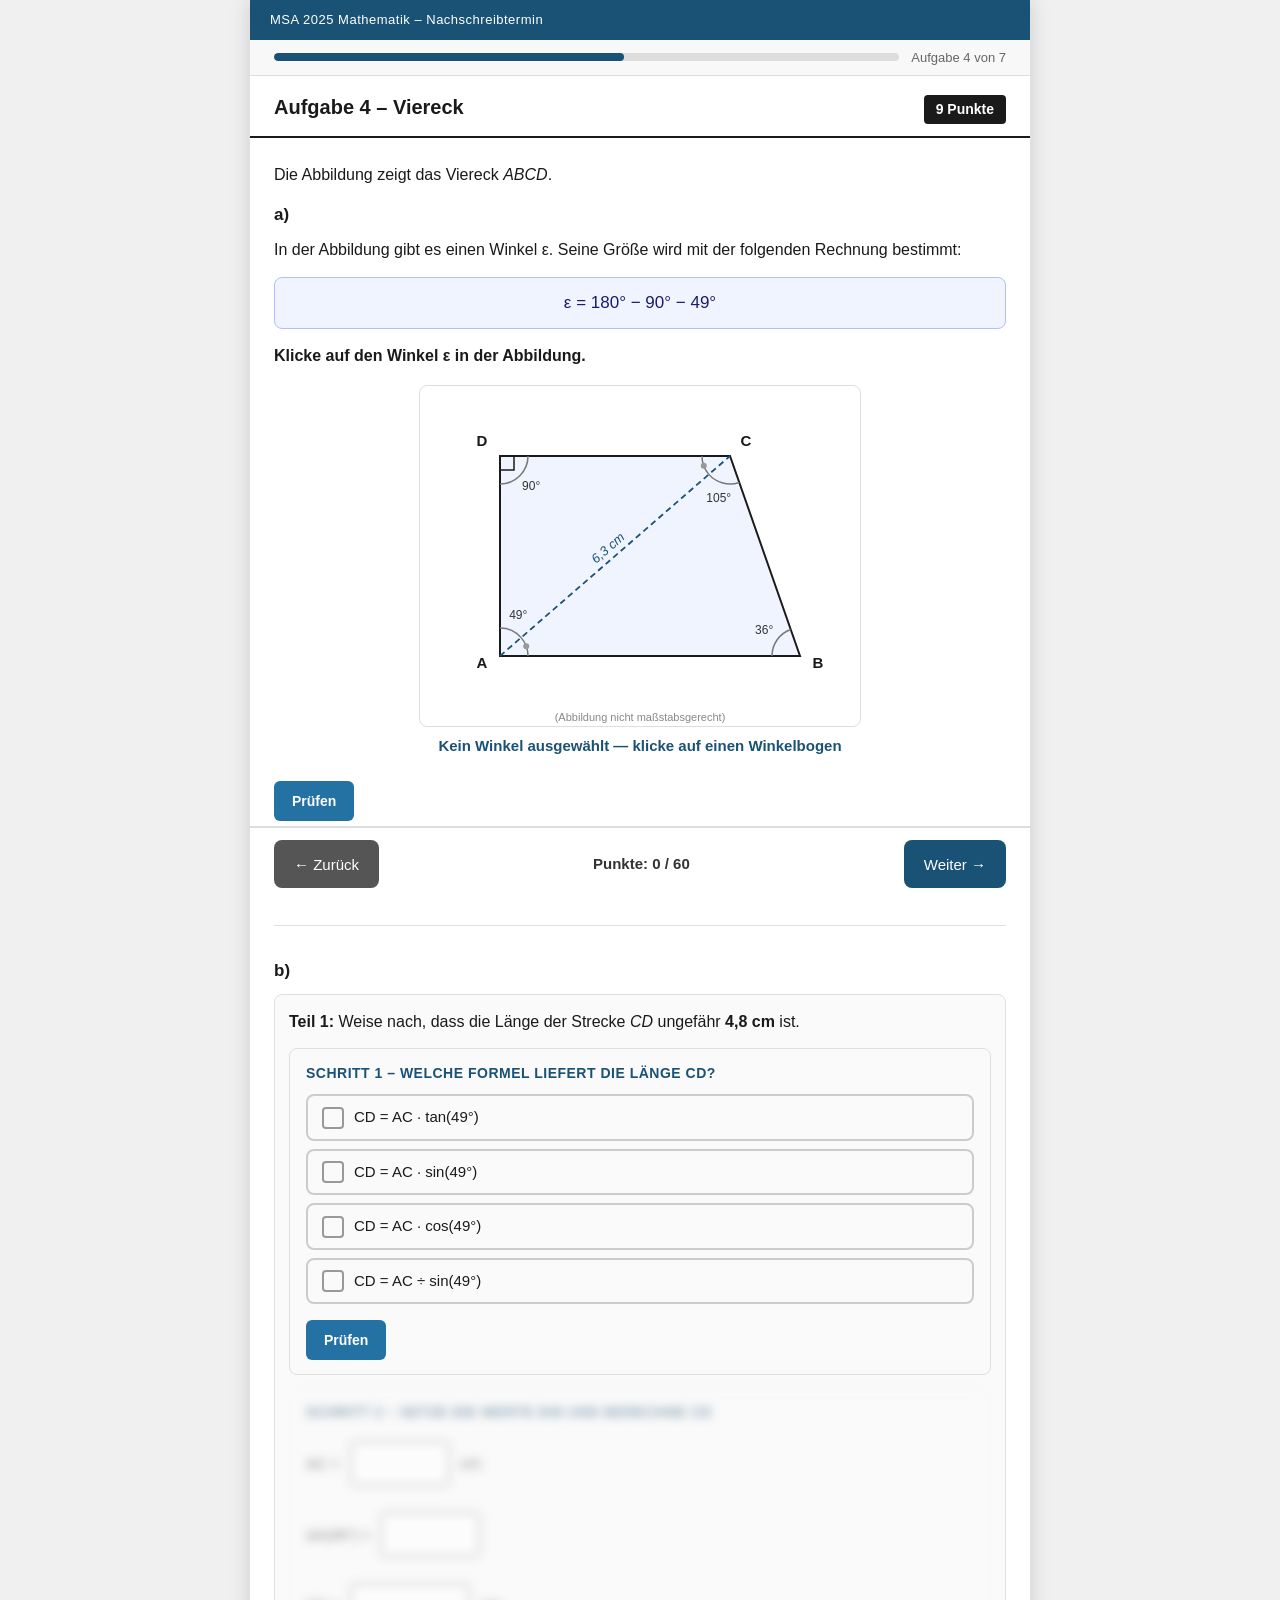
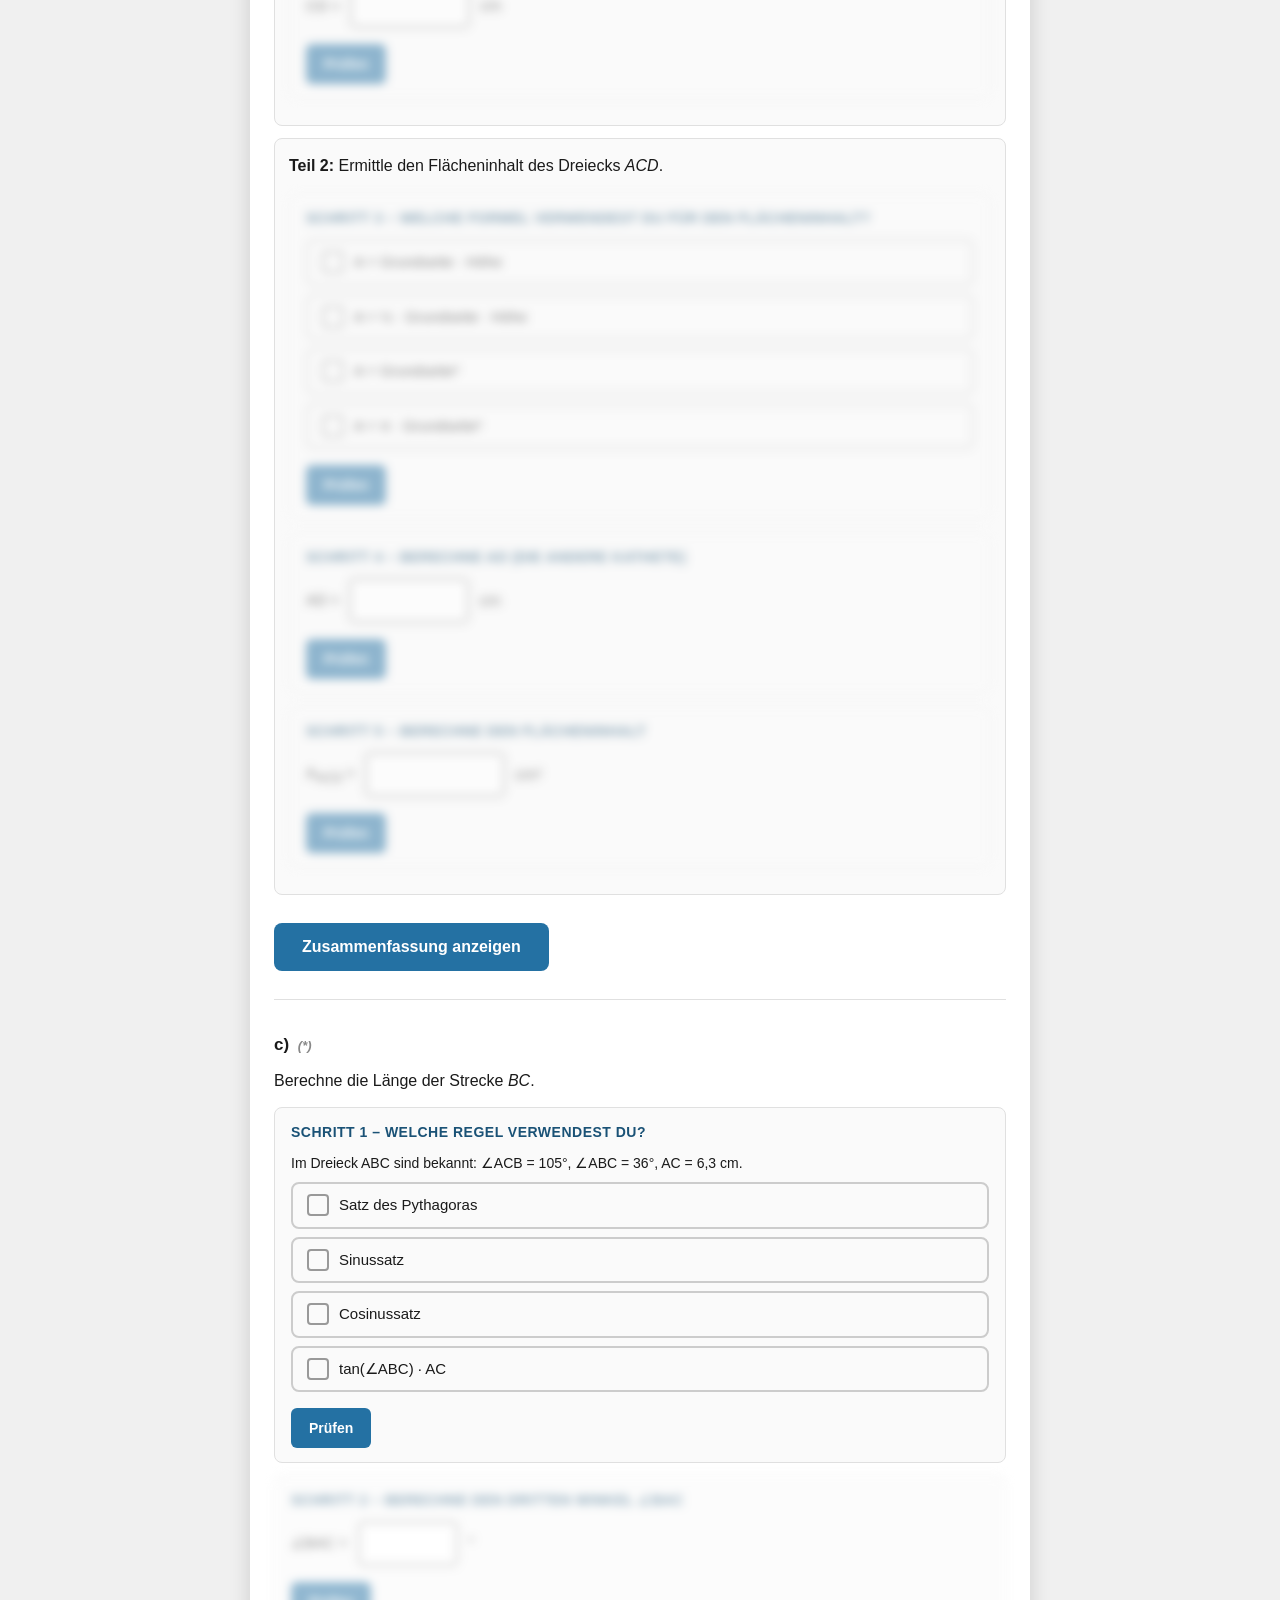
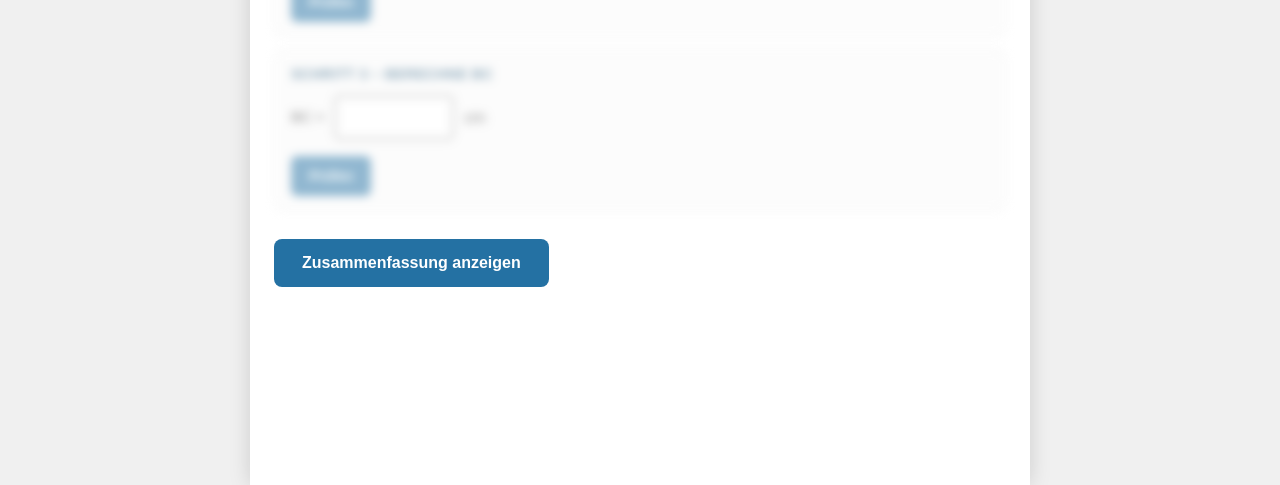
<file: aufgabe4.html>
<!DOCTYPE html>
<html lang="de">
<head>
  <meta charset="UTF-8">
  <meta name="viewport" content="width=device-width, initial-scale=1.0">
  <meta name="apple-mobile-web-app-capable" content="yes">
  <title>Aufgabe 4 – Viereck</title>
  <link rel="stylesheet" href="style.css">
  <style>

    .step-block {
      background: #fafafa;
      border: 1px solid #e0e0e0;
      border-radius: 8px;
      padding: 14px 16px;
      margin: 12px 0;
      transition: filter 0.4s ease, opacity 0.4s ease;
    }
    .step-block.locked {
      filter: blur(5px);
      opacity: 0.5;
      pointer-events: none;
      user-select: none;
      -webkit-user-select: none;
    }
    .step-title {
      font-size: 14px;
      font-weight: bold;
      color: #1a5276;
      text-transform: uppercase;
      letter-spacing: 0.5px;
      margin-bottom: 10px;
    }
    .step-mc {
      display: flex;
      flex-direction: column;
      gap: 8px;
      margin: 8px 0;
    }
    .step-mc-option {
      display: flex; align-items: center; gap: 10px;
      padding: 10px 14px; border: 2px solid #ccc;
      border-radius: 8px; cursor: pointer; font-size: 15px;
      transition: border-color 0.2s, background 0.2s;
      -webkit-user-select: none; user-select: none;
    }
    .step-mc-option.selected  { border-color: #2471a3; background: #eaf4fb; }
    .step-mc-option.correct   { border-color: #27ae60; background: #f0fff4; }
    .step-mc-option.incorrect { border-color: #c0392b; background: #fff5f5; }
    .step-mc-cb {
      width: 22px; height: 22px; border: 2px solid #999;
      border-radius: 4px; display: flex; align-items: center;
      justify-content: center; flex-shrink: 0; font-size: 14px;
    }
    .check-btn-sm {
      background: #2471a3; color: white; border: none;
      border-radius: 6px; padding: 9px 18px; font-size: 14px;
      font-family: Arial, sans-serif; font-weight: bold;
      cursor: pointer; min-height: 40px;
      -webkit-appearance: none; margin-top: 8px;
    }
    .check-btn-sm:active { background: #1a5276; }
    .inline-feedback {
      margin-top: 8px; padding: 8px 12px; border-radius: 6px;
      font-size: 14px; line-height: 1.5; display: none;
    }
    .inline-feedback.show { display: block; }
    .inline-feedback.correct {
      background: #eafaf1; border: 1.5px solid #27ae60; color: #1e8449;
    }
    .inline-feedback.incorrect {
      background: #fdedec; border: 1.5px solid #c0392b; color: #922b21;
    }
    .part-block {
      padding: 14px; border: 1px solid #e0e0e0;
      border-radius: 8px; background: #fafafa; margin-bottom: 12px;
    }

    /* ── Interactive angle selection ── */
    .angle-select-wrap {
      display: flex; flex-direction: column;
      align-items: center; gap: 8px; margin: 16px 0;
    }
    .angle-select-wrap canvas {
      border: 1px solid #ddd;
      border-radius: 8px;
      cursor: pointer;
      touch-action: none;
    }
    .angle-select-info {
      font-size: 15px; color: #1a5276; font-weight: bold;
    }
  </style>
</head>
<body>
<div class="page">

  <div class="header-bar">
    <span class="header-title">MSA 2025 Mathematik – Nachschreibtermin</span>
  </div>
  <div class="progress-container">
    <div class="progress-bar">
      <div class="progress-fill" style="width: 56%"></div>
    </div>
    <span class="progress-text">Aufgabe 4 von 7</span>
  </div>
  <div class="task-header">
    <h1>Aufgabe 4 – Viereck</h1>
    <span class="points-badge">9 Punkte</span>
  </div>

  <div class="task-content">

    <p class="exercise-text">
      Die Abbildung zeigt das Viereck <em>ABCD</em>.
    </p>

    <!-- ════════════════════════════════════════
         4a  Winkel ε kennzeichnen  (1 P)
         Interactive: click on the correct angle arc
         ════════════════════════════════════════ -->
    <div class="sub-exercise">
      <div class="sub-label">a)</div>
      <p class="exercise-text">
        In der Abbildung gibt es einen Winkel ε.
        Seine Größe wird mit der folgenden Rechnung bestimmt:
      </p>
      <div class="formula-box" style="text-align:center; font-size:17px;">
        ε = 180° − 90° − 49°
      </div>
      <p class="exercise-text">
        <strong>Klicke auf den Winkel ε in der Abbildung.</strong>
      </p>

      <div class="angle-select-wrap">
        <canvas id="viereck-canvas" width="440" height="340"></canvas>
        <div class="angle-select-info" id="angle-select-info">
          Kein Winkel ausgewählt
        </div>
      </div>

      <div style="display:flex;align-items:center;
                  flex-wrap:wrap;gap:8px;margin-top:8px;">
        <button class="check-btn-sm" onclick="check4a()">Prüfen</button>
        <span class="scored-notice" id="notice-4a-s1"></span>
      </div>
      <div class="inline-feedback" id="ifb-4a-1"></div>

      <div style="display:flex;align-items:center;
                  flex-wrap:wrap;gap:8px;margin-top:16px;">
        <button class="submit-btn" onclick="check4a_final()">
          Zusammenfassung anzeigen
        </button>
        <span class="scored-notice" id="notice-4a"></span>
      </div>
      <div class="feedback-box" id="feedback-4a"></div>
    </div>


    <!-- ════════════════════════════════════════
         4b  CD nachweisen + Fläche ACD  (5 P)
         ════════════════════════════════════════ -->
    <div class="sub-exercise">
      <div class="sub-label">b)</div>

      <div class="part-block">
        <p class="exercise-text">
          <strong>Teil 1:</strong>
          Weise nach, dass die Länge der Strecke
          <em>CD</em> ungefähr <strong>4,8 cm</strong> ist.
        </p>

        <!-- S1: trig ratio MC → 1 P -->
        <div class="step-block" id="4b-step1">
          <div class="step-title">
            Schritt 1 – Welche Formel liefert die Länge CD?
          </div>
          <div class="step-mc" id="smc-4b-1">
            <div class="step-mc-option" data-val="A"
                 onclick="selectStepMC('4b-1',this)">
              <div class="step-mc-cb"></div>
              <span>CD = AC · tan(49°)</span>
            </div>
            <div class="step-mc-option" data-val="B"
                 onclick="selectStepMC('4b-1',this)">
              <div class="step-mc-cb"></div>
              <span>CD = AC · sin(49°)</span>
            </div>
            <div class="step-mc-option" data-val="C"
                 onclick="selectStepMC('4b-1',this)">
              <div class="step-mc-cb"></div>
              <span>CD = AC · cos(49°)</span>
            </div>
            <div class="step-mc-option" data-val="D"
                 onclick="selectStepMC('4b-1',this)">
              <div class="step-mc-cb"></div>
              <span>CD = AC ÷ sin(49°)</span>
            </div>
          </div>
          <button class="check-btn-sm" onclick="check4b_step1()">Prüfen</button>
          <div class="inline-feedback" id="ifb-4b-1"></div>
        </div>

        <!-- S2: Give AC and sin(49°), calculate CD → 1 P -->
        <div class="step-block locked" id="4b-step2">
          <div class="step-title">
            Schritt 2 – Setze die Werte ein und berechne CD
          </div>
          <div style="display:flex; flex-direction:column; gap:10px;">
            <div class="answer-unit-row">
              <span style="font-size:15px;">AC =</span>
              <input class="unit-input" id="ans-4b-ac"
                     type="text" inputmode="decimal"
                     placeholder="" autocomplete="off"
                     style="width:100px;">
              <span class="unit-label">cm</span>
            </div>
            <div class="answer-unit-row">
              <span style="font-size:15px;">sin(49°) ≈</span>
              <input class="unit-input" id="ans-4b-sin49"
                     type="text" inputmode="decimal"
                     placeholder="" autocomplete="off"
                     style="width:100px;">
            </div>
            <div class="answer-unit-row">
              <span style="font-size:15px;">CD ≈</span>
              <input class="unit-input" id="ans-4b-cd"
                     type="text" inputmode="decimal"
                     placeholder="" autocomplete="off"
                     style="width:120px;">
              <span class="unit-label">cm</span>
            </div>
          </div>
          <button class="check-btn-sm" onclick="check4b_step2()">Prüfen</button>
          <div class="inline-feedback" id="ifb-4b-2"></div>
        </div>
      </div>

      <div class="part-block">
        <p class="exercise-text">
          <strong>Teil 2:</strong>
          Ermittle den Flächeninhalt des Dreiecks <em>ACD</em>.
        </p>

        <!-- S3: area formula MC → 1 P -->
        <div class="step-block locked" id="4b-step3">
          <div class="step-title">
            Schritt 3 – Welche Formel verwendest du für den Flächeninhalt?
          </div>
          <div class="step-mc" id="smc-4b-3">
            <div class="step-mc-option" data-val="A"
                 onclick="selectStepMC('4b-3',this)">
              <div class="step-mc-cb"></div>
              <span>A = Grundseite · Höhe</span>
            </div>
            <div class="step-mc-option" data-val="B"
                 onclick="selectStepMC('4b-3',this)">
              <div class="step-mc-cb"></div>
              <span>A = ½ · Grundseite · Höhe</span>
            </div>
            <div class="step-mc-option" data-val="C"
                 onclick="selectStepMC('4b-3',this)">
              <div class="step-mc-cb"></div>
              <span>A = Grundseite²</span>
            </div>
            <div class="step-mc-option" data-val="D"
                 onclick="selectStepMC('4b-3',this)">
              <div class="step-mc-cb"></div>
              <span>A = π · Grundseite²</span>
            </div>
          </div>
          <button class="check-btn-sm" onclick="check4b_step3()">Prüfen</button>
          <div class="inline-feedback" id="ifb-4b-3"></div>
        </div>

        <!-- S4: calculate AD → 1 P -->
        <div class="step-block locked" id="4b-step4">
          <div class="step-title">
            Schritt 4 – Berechne AD (die andere Kathete)
          </div>
          <div class="answer-unit-row">
            <span style="font-size:15px;">AD ≈</span>
            <input class="unit-input" id="ans-4b-ad"
                   type="text" inputmode="decimal"
                   placeholder="" autocomplete="off"
                   style="width:120px;">
            <span class="unit-label">cm</span>
          </div>
          <button class="check-btn-sm" onclick="check4b_step4()">Prüfen</button>
          <div class="inline-feedback" id="ifb-4b-4"></div>
        </div>

        <!-- S5: calculate area → 1 P -->
        <div class="step-block locked" id="4b-step5">
          <div class="step-title">
            Schritt 5 – Berechne den Flächeninhalt
          </div>
          <div class="answer-unit-row">
            <span style="font-size:15px;">A<sub>ACD</sub> ≈</span>
            <input class="unit-input" id="ans-4b-area"
                   type="text" inputmode="decimal"
                   placeholder="" autocomplete="off"
                   style="width:140px;">
            <span class="unit-label">cm²</span>
          </div>
          <button class="check-btn-sm" onclick="check4b_step5()">Prüfen</button>
          <div class="inline-feedback" id="ifb-4b-5"></div>
        </div>
      </div>

      <div style="display:flex;align-items:center;
                  flex-wrap:wrap;gap:8px;margin-top:16px;">
        <button class="submit-btn" onclick="check4b_final()">
          Zusammenfassung anzeigen
        </button>
        <span class="scored-notice" id="notice-4b"></span>
      </div>
      <div class="feedback-box" id="feedback-4b"></div>
    </div>


    <!-- ════════════════════════════════════════
         4c*  Länge BC  (3 P)
         ∠ACB = 105° (given directly in figure)
         ∠ABC = 36°
         ∠BAC = 180° − 105° − 36° = 39°
         BC / sin(39°) = 6.3 / sin(36°)
         BC ≈ 6.75 cm
         ════════════════════════════════════════ -->
    <div class="sub-exercise">
      <div class="sub-label">c) <span class="star-label">(*)</span></div>
      <p class="exercise-text">
        Berechne die Länge der Strecke <em>BC</em>.
      </p>

      <!-- S1: Which rule? → 1 P -->
      <div class="step-block" id="4c-step1">
        <div class="step-title">
          Schritt 1 – Welche Regel verwendest du?
        </div>
        <p style="font-size:14px; margin-bottom:8px;">
          Im Dreieck ABC sind bekannt:
          ∠ACB = 105°, ∠ABC = 36°, AC = 6,3 cm.
        </p>
        <div class="step-mc" id="smc-4c-1">
          <div class="step-mc-option" data-val="A"
               onclick="selectStepMC('4c-1',this)">
            <div class="step-mc-cb"></div>
            <span>Satz des Pythagoras</span>
          </div>
          <div class="step-mc-option" data-val="B"
               onclick="selectStepMC('4c-1',this)">
            <div class="step-mc-cb"></div>
            <span>Sinussatz</span>
          </div>
          <div class="step-mc-option" data-val="C"
               onclick="selectStepMC('4c-1',this)">
            <div class="step-mc-cb"></div>
            <span>Cosinussatz</span>
          </div>
          <div class="step-mc-option" data-val="D"
               onclick="selectStepMC('4c-1',this)">
            <div class="step-mc-cb"></div>
            <span>tan(∠ABC) · AC</span>
          </div>
        </div>
        <button class="check-btn-sm" onclick="check4c_step1()">Prüfen</button>
        <div class="inline-feedback" id="ifb-4c-1"></div>
      </div>

      <!-- S2: Find ∠BAC → 1 P -->
      <div class="step-block locked" id="4c-step2">
        <div class="step-title">
          Schritt 2 – Berechne den dritten Winkel ∠BAC
        </div>
        <div class="answer-unit-row">
          <span style="font-size:15px;">∠BAC =</span>
          <input class="unit-input" id="ans-4c-bac"
                 type="text" inputmode="decimal"
                 placeholder="" autocomplete="off"
                 style="width:100px;">
          <span class="unit-label">°</span>
        </div>
        <button class="check-btn-sm" onclick="check4c_step2()">Prüfen</button>
        <div class="inline-feedback" id="ifb-4c-2"></div>
      </div>

      <!-- S3: Calculate BC → 1 P -->
      <div class="step-block locked" id="4c-step3">
        <div class="step-title">
          Schritt 3 – Berechne BC
        </div>
        <div class="answer-unit-row">
          <span style="font-size:15px;">BC ≈</span>
          <input class="unit-input" id="ans-4c-bc"
                 type="text" inputmode="decimal"
                 placeholder="" autocomplete="off"
                 style="width:120px;">
          <span class="unit-label">cm</span>
        </div>
        <button class="check-btn-sm" onclick="check4c_step3()">Prüfen</button>
        <div class="inline-feedback" id="ifb-4c-3"></div>
      </div>

      <div style="display:flex;align-items:center;
                  flex-wrap:wrap;gap:8px;margin-top:16px;">
        <button class="submit-btn" onclick="check4c_final()">
          Zusammenfassung anzeigen
        </button>
        <span class="scored-notice" id="notice-4c"></span>
      </div>
      <div class="feedback-box" id="feedback-4c"></div>
    </div>

  </div>

  <div class="nav-footer">
    <button class="nav-btn" onclick="navigateTo('aufgabe3.html')">← Zurück</button>
    <span class="score-display">Punkte: 0 / 60</span>
    <button class="nav-btn next" onclick="navigateTo('aufgabe5.html')">Weiter →</button>
  </div>

</div>

<script src="exam.js"></script>
<script>
/* ══════════════════════════════════════════
   Aufgabe 4 – Viereck  (9 Punkte)

   Geometry (corrected):
     D (top-left): right angle (90°)
     A (bottom-left): ∠DAC = 49° (between AD and diagonal AC)
     C (top-right): ∠ACB = 105° (between diagonal AC and CB)
     B (bottom-right): ∠ABC = 36°
     AC = 6.3 cm (diagonal)

   Triangle ACD (right-angled at D):
     ∠ADC = 90°, ∠DAC = 49°, ε = ∠ACD = 41°
     CD = AC · sin(49°) ≈ 4.754 cm
     AD = AC · cos(49°) ≈ 4.132 cm
     Area = ½ · AD · CD ≈ 9.82 cm²

   Triangle ABC:
     ∠ACB = 105°, ∠ABC = 36°
     ∠BAC = 180° − 105° − 36° = 39°
     Sine rule: BC / sin(39°) = AC / sin(36°)
     BC = 6.3 · sin(39°) / sin(36°) ≈ 6.745 cm
   ══════════════════════════════════════════ */

const stepMCSel = {};

const DEG  = Math.PI / 180;
const AC   = 6.3;
const CD_CM    = AC * Math.sin(49 * DEG);       // ≈ 4.754
const AD_CM    = AC * Math.cos(49 * DEG);       // ≈ 4.132
const SIN49    = Math.sin(49 * DEG);            // ≈ 0.7547
const AREA_ACD = 0.5 * AD_CM * CD_CM;          // ≈ 9.82
const BAC_DEG  = 39;
const BC_CM    = AC * Math.sin(39 * DEG) / Math.sin(36 * DEG); // ≈ 6.745

/* ══════════════════════════════════════════
   Interactive quadrilateral canvas
   6 clickable angle zones, only ε is correct.
   All unlabelled except the three given angles.
   ══════════════════════════════════════════ */

const cv  = document.getElementById('viereck-canvas');
const ctx = cv.getContext('2d');

/*
  Vertex positions – D directly above A so ADC = 90°
  A = bottom-left
  D = top-left (directly above A)
  C = top-right (shifted right from D)
  B = bottom-right
*/
const VA = { x: 80,  y: 270 };
const VD = { x: 80,  y: 70  };   /* directly above A */
const VC = { x: 310, y: 70  };
const VB = { x: 380, y: 270 };

function angleTo(from, to) {
  return Math.atan2(to.y - from.y, to.x - from.x);
}

/*
  6 angle zones:
  1. ∠ADC at D (right angle, 90°)          — labelled "90°"
  2. ∠DAC at A (between AD and AC = 49°)   — labelled "49°"
  3. ∠CAB at A (between AC and AB)         — NO label (selectable)
  4. ∠ACB at C (between AC and CB = 105°)  — labelled "105°"
  5. ∠ACD at C (between AC and CD = ε)     — NO label (selectable, CORRECT)
  6. ∠ABC at B (36°)                        — labelled "36°"
*/
const ANGLES = [
  { id: 'D-right', vertex: VD, label: '90°',
    a1: angleTo(VD, VA), a2: angleTo(VD, VC), correct: false },
  { id: 'A-49', vertex: VA, label: '49°',
    a1: angleTo(VA, VD), a2: angleTo(VA, VC), correct: false },
  { id: 'A-cab', vertex: VA, label: '',
    a1: angleTo(VA, VC), a2: angleTo(VA, VB), correct: false },
  { id: 'C-105', vertex: VC, label: '105°',
    a1: angleTo(VC, VA), a2: angleTo(VC, VB), correct: false },
  { id: 'epsilon', vertex: VC, label: '',
    a1: angleTo(VC, VD), a2: angleTo(VC, VA), correct: true },
  { id: 'B-36', vertex: VB, label: '36°',
    a1: angleTo(VB, VC), a2: angleTo(VB, VA), correct: false },
];

let selectedAngle = null; /* populated in init */

function normalizeArc(a1, a2) {
  /* Returns [start, end] so we draw the smaller arc, always CCW in canvas */
  let s = a1, e = a2;
  let diff = e - s;
  while (diff < -Math.PI) { e += 2 * Math.PI; diff = e - s; }
  while (diff >  Math.PI) { s += 2 * Math.PI; diff = e - s; }
  if (s > e) { const t = s; s = e; e = t; }
  return [s, e];
}

function drawQuad() {
  ctx.clearRect(0, 0, cv.width, cv.height);

  /* Fill quadrilateral */
  ctx.beginPath();
  ctx.moveTo(VA.x, VA.y);
  ctx.lineTo(VB.x, VB.y);
  ctx.lineTo(VC.x, VC.y);
  ctx.lineTo(VD.x, VD.y);
  ctx.closePath();
  ctx.fillStyle = '#f0f4ff';
  ctx.fill();
  ctx.strokeStyle = '#1a1a1a';
  ctx.lineWidth = 2;
  ctx.stroke();

  /* Diagonal AC (dashed) */
  ctx.save();
  ctx.setLineDash([6, 4]);
  ctx.beginPath();
  ctx.moveTo(VA.x, VA.y);
  ctx.lineTo(VC.x, VC.y);
  ctx.strokeStyle = '#1a5276';
  ctx.lineWidth = 1.8;
  ctx.stroke();
  ctx.restore();

  /* Right angle marker at D (small square) */
  const sz = 14;
  ctx.strokeStyle = '#1a1a1a';
  ctx.lineWidth = 1.5;
  ctx.beginPath();
  /* D is top-left, angle between DA (down) and DC (right) */
  ctx.moveTo(VD.x, VD.y + sz);
  ctx.lineTo(VD.x + sz, VD.y + sz);
  ctx.lineTo(VD.x + sz, VD.y);
  ctx.stroke();

  /* Draw angle arcs */
  const R_ARC = 28;
  ANGLES.forEach(a => {
    const isSelected = (selectedAngle === a.id);
    const [s, e] = normalizeArc(a.a1, a.a2);

    ctx.beginPath();
    ctx.arc(a.vertex.x, a.vertex.y, R_ARC, s, e);
    ctx.strokeStyle = isSelected ? '#c0392b' : '#777';
    ctx.lineWidth   = isSelected ? 3.5 : 1.5;
    ctx.stroke();

    /* Label (only for labelled angles) */
    if (a.label) {
      const mid = (s + e) / 2;
      const lx  = a.vertex.x + (R_ARC + 16) * Math.cos(mid);
      const ly  = a.vertex.y + (R_ARC + 16) * Math.sin(mid);
      ctx.font      = isSelected ? 'bold 14px Arial' : '12px Arial';
      ctx.fillStyle = isSelected ? '#c0392b' : '#333';
      ctx.textAlign    = 'center';
      ctx.textBaseline = 'middle';
      ctx.fillText(a.label, lx, ly);
    }

    /* Small dot at arc midpoint for unlabelled angles
       to make them visually clickable */
    if (!a.label) {
      const mid = (s + e) / 2;
      const dx  = a.vertex.x + R_ARC * Math.cos(mid);
      const dy  = a.vertex.y + R_ARC * Math.sin(mid);
      ctx.beginPath();
      ctx.arc(dx, dy, isSelected ? 5 : 3, 0, 2 * Math.PI);
      ctx.fillStyle = isSelected ? '#c0392b' : '#999';
      ctx.fill();
    }
  });

  /* Vertex labels */
  ctx.font = 'bold 15px Arial';
  ctx.fillStyle = '#1a1a1a';
  ctx.textAlign = 'center';
  ctx.textBaseline = 'middle';
  ctx.fillText('A', VA.x - 18, VA.y + 8);
  ctx.fillText('B', VB.x + 18, VB.y + 8);
  ctx.fillText('C', VC.x + 16, VC.y - 14);
  ctx.fillText('D', VD.x - 18, VD.y - 14);

  /* AC length label (rotated along diagonal) */
  ctx.save();
  const mx  = (VA.x + VC.x) / 2;
  const my  = (VA.y + VC.y) / 2;
  const ang = Math.atan2(VC.y - VA.y, VC.x - VA.x);
  ctx.translate(mx, my);
  ctx.rotate(ang);
  ctx.font      = 'italic 13px Arial';
  ctx.fillStyle = '#1a5276';
  ctx.textAlign = 'center';
  ctx.fillText('6,3 cm', 0, -10);
  ctx.restore();

  /* Note */
  ctx.font      = '11px Arial';
  ctx.fillStyle = '#888';
  ctx.textAlign = 'center';
  ctx.fillText('(Abbildung nicht maßstabsgerecht)', cv.width / 2, cv.height - 8);

  /* Info text */
  const info = document.getElementById('angle-select-info');
  if (info) {
    if (selectedAngle) {
      /* Don't reveal which angle it is — just confirm selection */
      info.textContent = 'Ein Winkel ist ausgewählt (rot markiert)';
    } else {
      info.textContent = 'Kein Winkel ausgewählt — klicke auf einen Winkelbogen';
    }
  }
}

/* ── Click handler: find nearest arc midpoint ── */
function handleCanvasClick(clientX, clientY) {
  const rect = cv.getBoundingClientRect();
  const cx   = clientX - rect.left;
  const cy   = clientY - rect.top;

  let best     = null;
  let bestDist = 55; /* max click distance in px */

  ANGLES.forEach(a => {
    const [s, e] = normalizeArc(a.a1, a.a2);
    const mid    = (s + e) / 2;
    const R      = 28;
    const ax     = a.vertex.x + R * Math.cos(mid);
    const ay     = a.vertex.y + R * Math.sin(mid);
    const d      = Math.hypot(cx - ax, cy - ay);
    if (d < bestDist) {
      bestDist = d;
      best     = a.id;
    }
  });

  if (best) {
    selectedAngle = best;
    saveCustom('4a-selected-angle', selectedAngle);
    drawQuad();
  }
}

cv.addEventListener('click', e => handleCanvasClick(e.clientX, e.clientY));
cv.addEventListener('touchstart', e => {
  handleCanvasClick(e.touches[0].clientX, e.touches[0].clientY);
  e.preventDefault();
}, { passive: false });

drawQuad();

/* ══════════════════════════════════════════
   MC / Unlock / Feedback helpers
   ══════════════════════════════════════════ */

function selectStepMC(groupId, el) {
  const container = el.closest('.step-mc');
  container.querySelectorAll('.step-mc-option').forEach(o => {
    o.classList.remove('selected','correct','incorrect');
    const cb = o.querySelector('.step-mc-cb');
    if (cb) cb.textContent = '';
  });
  el.classList.add('selected');
  const cb = el.querySelector('.step-mc-cb');
  if (cb) cb.textContent = '✓';
  stepMCSel[groupId] = el.dataset.val;
  saveCustom(`stepmcs-${groupId}`, el.dataset.val);
}
function restoreStepMC(groupId) {
  const val = loadCustom(`stepmcs-${groupId}`);
  if (!val) return;
  stepMCSel[groupId] = val;
  const container = document.getElementById(`smc-${groupId}`);
  if (!container) return;
  container.querySelectorAll('.step-mc-option').forEach(o => {
    if (o.dataset.val === val) {
      o.classList.add('selected');
      const cb = o.querySelector('.step-mc-cb');
      if (cb) cb.textContent = '✓';
    }
  });
}
function markStepMC(groupId, correctVal) {
  const container = document.getElementById(`smc-${groupId}`);
  if (!container) return;
  const chosen = stepMCSel[groupId];
  if (!chosen) return;
  const ok = (chosen === correctVal);
  container.querySelectorAll('.step-mc-option').forEach(o => {
    o.classList.remove('correct','incorrect');
    if (o.dataset.val === chosen)
      o.classList.add(ok ? 'correct' : 'incorrect');
  });
  saveResult(`smc_${groupId}_chosen`, chosen);
  saveResult(`smc_${groupId}_result`, ok ? 'correct' : 'incorrect');
}
function restoreStepMCResult(groupId) {
  const chosen = loadResult(`smc_${groupId}_chosen`);
  const result = loadResult(`smc_${groupId}_result`);
  if (!chosen || !result) return;
  const container = document.getElementById(`smc-${groupId}`);
  if (!container) return;
  container.querySelectorAll('.step-mc-option').forEach(o => {
    o.classList.remove('correct','incorrect');
    if (o.dataset.val === chosen) o.classList.add(result);
  });
}

function unlockStep(id) {
  const el = document.getElementById(id);
  if (el) { el.classList.remove('locked'); saveCustom(`unlocked-${id}`, true); }
}
function restoreUnlocked(id) {
  if (loadCustom(`unlocked-${id}`)) {
    const el = document.getElementById(id);
    if (el) el.classList.remove('locked');
  }
}

function showInlineFB(id, ok, hint, storedEarned, maxPts) {
  const el = document.getElementById(`ifb-${id}`);
  if (!el) return;
  const cssClass = ok ? 'correct' : 'incorrect';
  let badge = '';
  if (maxPts != null && maxPts > 0) {
    const display = (storedEarned != null) ? storedEarned : 0;
    badge = `<span style="display:inline-block;
      background:${display > 0 ? '#27ae60' : '#c0392b'};
      color:white;font-size:12px;font-weight:bold;
      padding:2px 8px;border-radius:10px;margin-left:6px;
      vertical-align:middle;">${display}/${maxPts}&nbsp;P</span>`;
  }
  const html = ok
    ? `✅ Richtig!${badge}`
    : `❌ Noch nicht richtig.${badge}`
      + (hint ? `<br><span style="font-style:italic;font-size:13px;">
         ${hint}</span>` : '');
  el.className = `inline-feedback show ${cssClass}`;
  el.innerHTML = html;
  saveInlineFeedback(id, html, cssClass);
}

function showSubExerciseSummary(feedbackId, noticeId, scoreKeys, maxTotal) {
  const state  = ExamState.load();
  const earned = scoreKeys.reduce((sum, k) =>
    sum + (state.scores[k] ? (state.scores[k].earned || 0) : 0), 0);
  const fb = document.getElementById(feedbackId);
  if (!fb) return;
  const allDone  = Math.abs(earned - maxTotal) < 0.01;
  const cssClass = allDone ? 'correct' : 'incorrect';
  const badge    = `<span style="display:inline-block;
    background:${allDone ? '#27ae60' : '#e67e22'};
    color:white;font-size:13px;font-weight:bold;
    padding:3px 10px;border-radius:10px;margin-left:8px;">
    ${earned}/${maxTotal}&nbsp;P</span>`;
  fb.className = `feedback-box show ${cssClass}`;
  fb.innerHTML = allDone
    ? `<span class="feedback-icon">✅</span>
       <strong>Alle Schritte richtig!</strong>${badge}`
    : `<span class="feedback-icon">⚠️</span>
       <strong>Teilweise richtig.</strong>${badge}
       <div class="hint-text">Überprüfe die rot markierten Schritte.</div>`;
  const noticeEl = document.getElementById(noticeId);
  if (noticeEl) {
    if (earned > 0) {
      noticeEl.className = 'scored-notice earned';
      noticeEl.textContent = `✓ ${earned}/${maxTotal} Punkt(e) vergeben`;
    } else {
      noticeEl.className = 'scored-notice not-earned';
      noticeEl.textContent = `0/${maxTotal} Punkt(e) – weiteres Üben möglich`;
    }
  }
  saveFeedback(feedbackId.replace('feedback-',''), fb.innerHTML, cssClass);
}

/* ══════════════════════════════════════════
   4a  (1 P) – click correct angle
   ══════════════════════════════════════════ */

function check4a() {
  if (!selectedAngle) {
    alert('Bitte klicke auf einen Winkel in der Abbildung.');
    return;
  }
  const ok     = (selectedAngle === 'epsilon');
  const stored = recordScore('4a-s1', 1, ok);
  showInlineFB('4a-1', ok,
    ok ? '' :
    'ε ist der dritte Winkel im rechtwinkligen Dreieck ACD. '
    + 'Er liegt bei Punkt C zwischen der Diagonale AC und der Seite CD.',
    stored, 1);
  updateNotice('4a-s1');
  updateScoreDisplay();
}

function check4a_final() {
  showSubExerciseSummary('feedback-4a','notice-4a',['4a-s1'], 1);
}

/* ══════════════════════════════════════════
   4b  (5 P)
   S1: trig ratio     → 1 P
   S2: AC + sin49 + CD → 1 P
   S3: area formula   → 1 P
   S4: AD             → 1 P
   S5: area           → 1 P
   ══════════════════════════════════════════ */

function check4b_step1() {
  if (!stepMCSel['4b-1']) { alert('Bitte wähle eine Antwort aus.'); return; }
  const ok = stepMCSel['4b-1'] === 'B';
  markStepMC('4b-1','B');
  const stored = recordScore('4b-s1', 1, ok);
  showInlineFB('4b-1', ok,
    ok ? '' :
    'CD ist die Gegenkathete zum Winkel bei A. '
    + 'AC ist die Hypotenuse. '
    + 'Welche Funktion verknüpft Gegenkathete und Hypotenuse?',
    stored, 1);
  if (ok) unlockStep('4b-step2');
  updateNotice('4b-s1');
  updateScoreDisplay();
}

function check4b_step2() {
  const acVal   = parseNum(document.getElementById('ans-4b-ac').value);
  const sinVal  = parseNum(document.getElementById('ans-4b-sin49').value);
  const cdVal   = parseNum(document.getElementById('ans-4b-cd').value);

  const acOk  = !isNaN(acVal)  && Math.abs(acVal  - 6.3)    < 0.05;
  const sinOk = !isNaN(sinVal) && Math.abs(sinVal - SIN49)  < 0.01;
  const cdOk  = !isNaN(cdVal)  && Math.abs(cdVal  - CD_CM)  < 0.1;
  const ok    = acOk && sinOk && cdOk;

  ['ans-4b-ac','ans-4b-sin49','ans-4b-cd'].forEach(id =>
    clearInputStyle(id));
  applyInputStyle('ans-4b-ac',    acOk);
  applyInputStyle('ans-4b-sin49', sinOk);
  applyInputStyle('ans-4b-cd',    cdOk);

  const stored = recordScore('4b-s2', 1, ok);
  const hints = [];
  if (!acOk)  hints.push('AC ist in der Aufgabe gegeben.');
  if (!sinOk) hints.push('Berechne sin(49°) mit dem Taschenrechner.');
  if (!cdOk)  hints.push('CD = AC · sin(49°).');
  showInlineFB('4b-2', ok,
    ok ? '' : hints.join(' '),
    stored, 1);
  if (ok) unlockStep('4b-step3');
  updateNotice('4b-s2');
  updateScoreDisplay();
}

function check4b_step3() {
  if (!stepMCSel['4b-3']) { alert('Bitte wähle eine Antwort aus.'); return; }
  const ok = stepMCSel['4b-3'] === 'B';
  markStepMC('4b-3','B');
  const stored = recordScore('4b-s3', 1, ok);
  showInlineFB('4b-3', ok,
    ok ? '' : 'Der Flächeninhalt eines Dreiecks = ½ · Grundseite · Höhe.',
    stored, 1);
  if (ok) unlockStep('4b-step4');
  updateNotice('4b-s3');
  updateScoreDisplay();
}

function check4b_step4() {
  const val = parseNum(document.getElementById('ans-4b-ad').value);
  const ok  = !isNaN(val) && Math.abs(val - AD_CM) < 0.1;
  clearInputStyle('ans-4b-ad');
  applyInputStyle('ans-4b-ad', ok);
  const stored = recordScore('4b-s4', 1, ok);
  showInlineFB('4b-4', ok,
    ok ? '' :
    'AD ist die Ankathete zum Winkel 49°. '
    + 'Welche trigonometrische Funktion verknüpft Ankathete und Hypotenuse?',
    stored, 1);
  if (ok) unlockStep('4b-step5');
  updateNotice('4b-s4');
  updateScoreDisplay();
}

function check4b_step5() {
  const val = parseNum(document.getElementById('ans-4b-area').value);
  const ok  = !isNaN(val) && Math.abs(val - AREA_ACD) < 0.2;
  clearInputStyle('ans-4b-area');
  applyInputStyle('ans-4b-area', ok);
  const stored = recordScore('4b-s5', 1, ok);
  showInlineFB('4b-5', ok,
    ok ? '' : 'Setze AD und CD als Grundseite und Höhe in die Formel ein.',
    stored, 1);
  updateNotice('4b-s5');
  updateScoreDisplay();
}

function check4b_final() {
  showSubExerciseSummary(
    'feedback-4b','notice-4b',
    ['4b-s1','4b-s2','4b-s3','4b-s4','4b-s5'], 5
  );
}

/* ══════════════════════════════════════════
   4c*  (3 P)
   S1: sine rule      → 1 P
   S2: ∠BAC = 39°     → 1 P
   S3: BC ≈ 6.75 cm   → 1 P
   ══════════════════════════════════════════ */

function check4c_step1() {
  if (!stepMCSel['4c-1']) { alert('Bitte wähle eine Antwort aus.'); return; }
  const ok = stepMCSel['4c-1'] === 'B';
  markStepMC('4c-1','B');
  const stored = recordScore('4c-s1', 1, ok);
  showInlineFB('4c-1', ok,
    ok ? '' :
    'Im Dreieck ABC sind zwei Winkel und eine Seite bekannt. '
    + 'Welcher Satz gilt für diesen Fall?',
    stored, 1);
  if (ok) unlockStep('4c-step2');
  updateNotice('4c-s1');
  updateScoreDisplay();
}

function check4c_step2() {
  const val = parseNum(document.getElementById('ans-4c-bac').value);
  const ok  = !isNaN(val) && Math.abs(val - BAC_DEG) < 0.6;
  clearInputStyle('ans-4c-bac');
  applyInputStyle('ans-4c-bac', ok);
  const stored = recordScore('4c-s2', 1, ok);
  showInlineFB('4c-2', ok,
    ok ? '' :
    'Winkelsumme im Dreieck = 180°. '
    + 'Subtrahiere die beiden bekannten Winkel.',
    stored, 1);
  if (ok) unlockStep('4c-step3');
  updateNotice('4c-s2');
  updateScoreDisplay();
}

function check4c_step3() {
  const val = parseNum(document.getElementById('ans-4c-bc').value);
  const ok  = !isNaN(val) && Math.abs(val - BC_CM) < 0.15;
  clearInputStyle('ans-4c-bc');
  applyInputStyle('ans-4c-bc', ok);
  const stored = recordScore('4c-s3', 1, ok);
  showInlineFB('4c-3', ok,
    ok ? '' :
    'Wende den Sinussatz an: '
    + 'BC ÷ sin(∠BAC) = AC ÷ sin(∠ABC). Löse nach BC auf.',
    stored, 1);
  markTaskCompleted('task4');
  updateNotice('4c-s3');
  updateScoreDisplay();
}

function check4c_final() {
  showSubExerciseSummary(
    'feedback-4c','notice-4c',
    ['4c-s1','4c-s2','4c-s3'], 3
  );
}

/* ══════════════════════════════════════════
   Init
   ══════════════════════════════════════════ */
document.addEventListener('DOMContentLoaded', function() {

  /* Restore angle selection */
  selectedAngle = loadCustom('4a-selected-angle') || null;
  drawQuad();

  ['4b-1','4b-3','4c-1'].forEach(id => restoreStepMC(id));
  ['4b-1','4b-3','4c-1'].forEach(id => restoreStepMCResult(id));

  ['4b-step2','4b-step3','4b-step4','4b-step5',
   '4c-step2','4c-step3']
    .forEach(id => restoreUnlocked(id));

  ['4a-1',
   '4b-1','4b-2','4b-3','4b-4','4b-5',
   '4c-1','4c-2','4c-3']
    .forEach(id => restoreInlineFeedback(id));

  ['4a','4b','4c'].forEach(id => restoreFeedback(id));

  ['4a-s1',
   '4b-s1','4b-s2','4b-s3','4b-s4','4b-s5',
   '4c-s1','4c-s2','4c-s3']
    .forEach(id => updateNotice(id));

  const keyMap = {
    '4a': { keys: ['4a-s1'],                                    max: 1 },
    '4b': { keys: ['4b-s1','4b-s2','4b-s3','4b-s4','4b-s5'],   max: 5 },
    '4c': { keys: ['4c-s1','4c-s2','4c-s3'],                   max: 3 }
  };
  const st = ExamState.load();
  Object.keys(keyMap).forEach(id => {
    const { keys, max } = keyMap[id];
    const noticeEl = document.getElementById(`notice-${id}`);
    if (!noticeEl) return;
    const earned = keys.reduce((s,k) =>
      s + (st.scores[k]?.earned || 0), 0);
    const anyAttempted = keys.some(k => st.scores[k]?.attempts > 0);
    if (!anyAttempted) return;
    if (earned > 0) {
      noticeEl.className = 'scored-notice earned';
      noticeEl.textContent = `✓ ${earned}/${max} Punkt(e) vergeben`;
    } else {
      noticeEl.className = 'scored-notice not-earned';
      noticeEl.textContent = `0/${max} Punkt(e) – weiteres Üben möglich`;
    }
  });

  updateScoreDisplay();
});
</script>
</body>
</html>
</file>
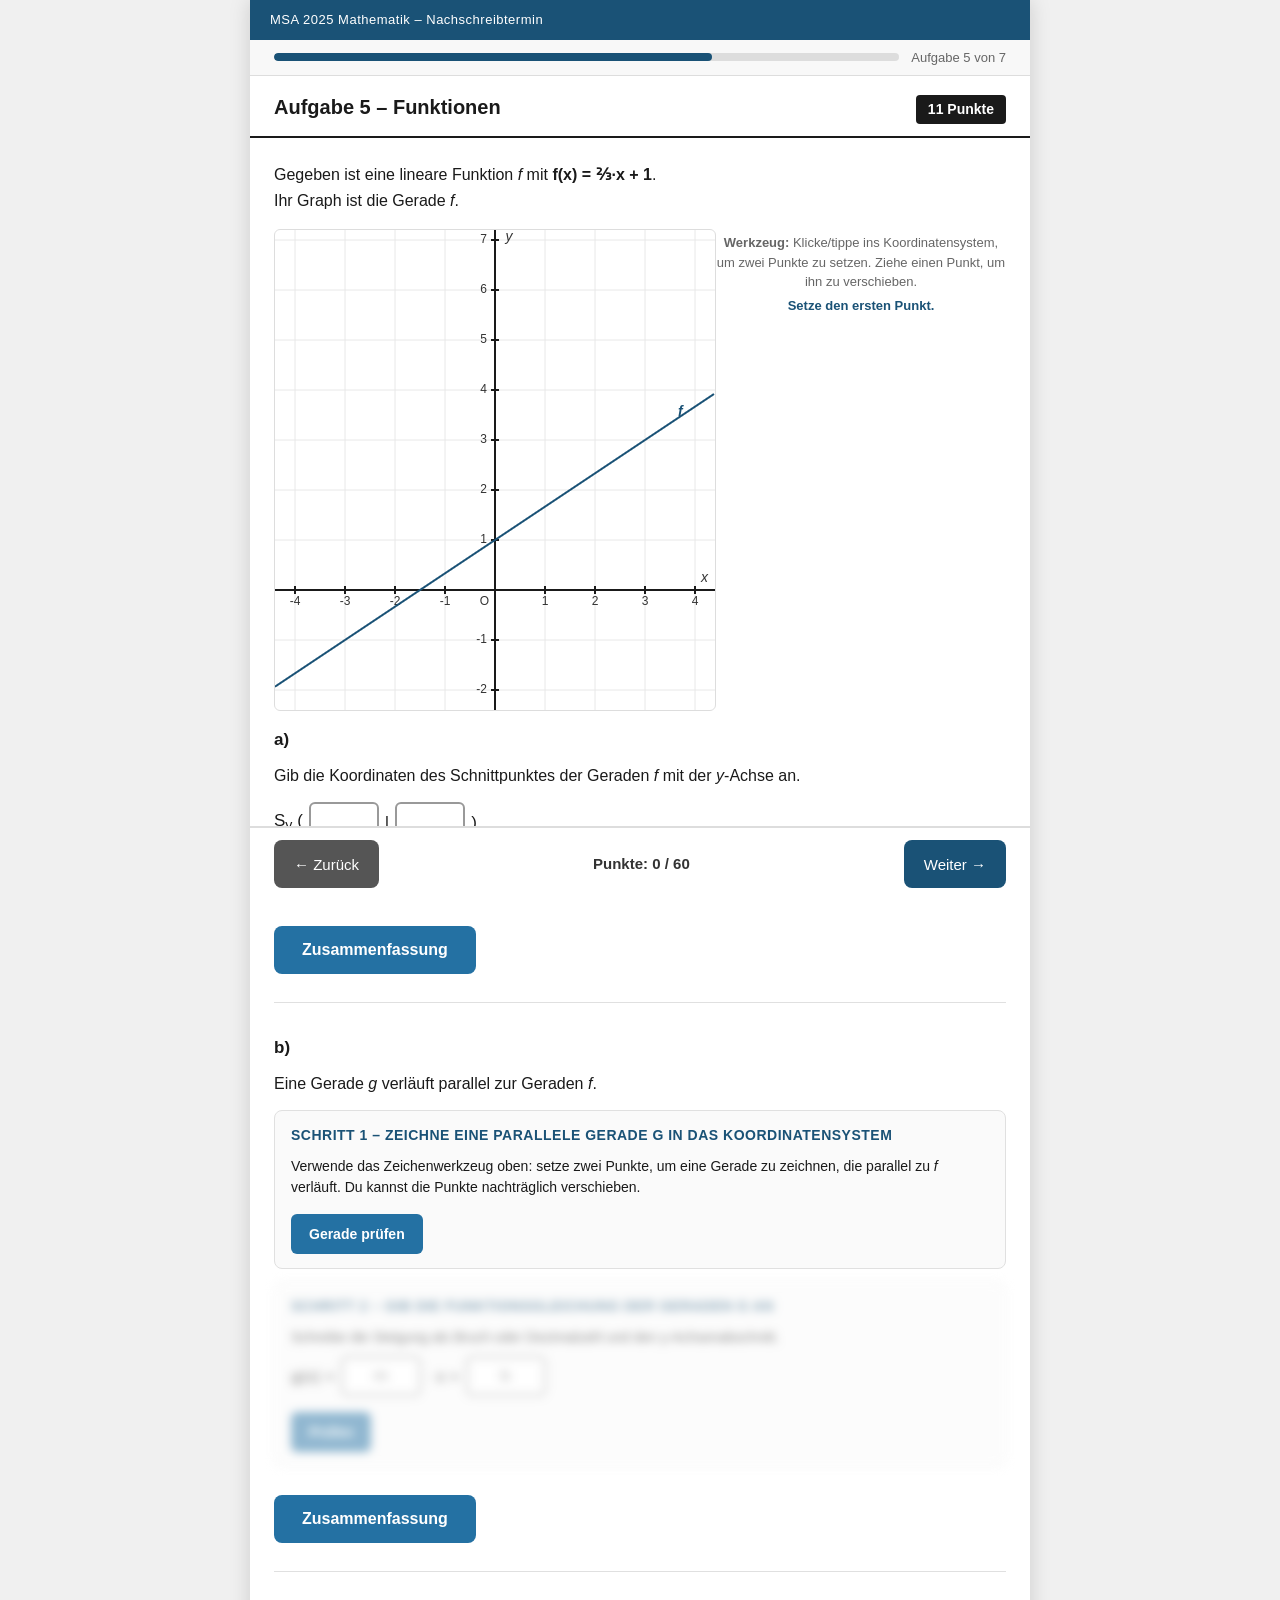
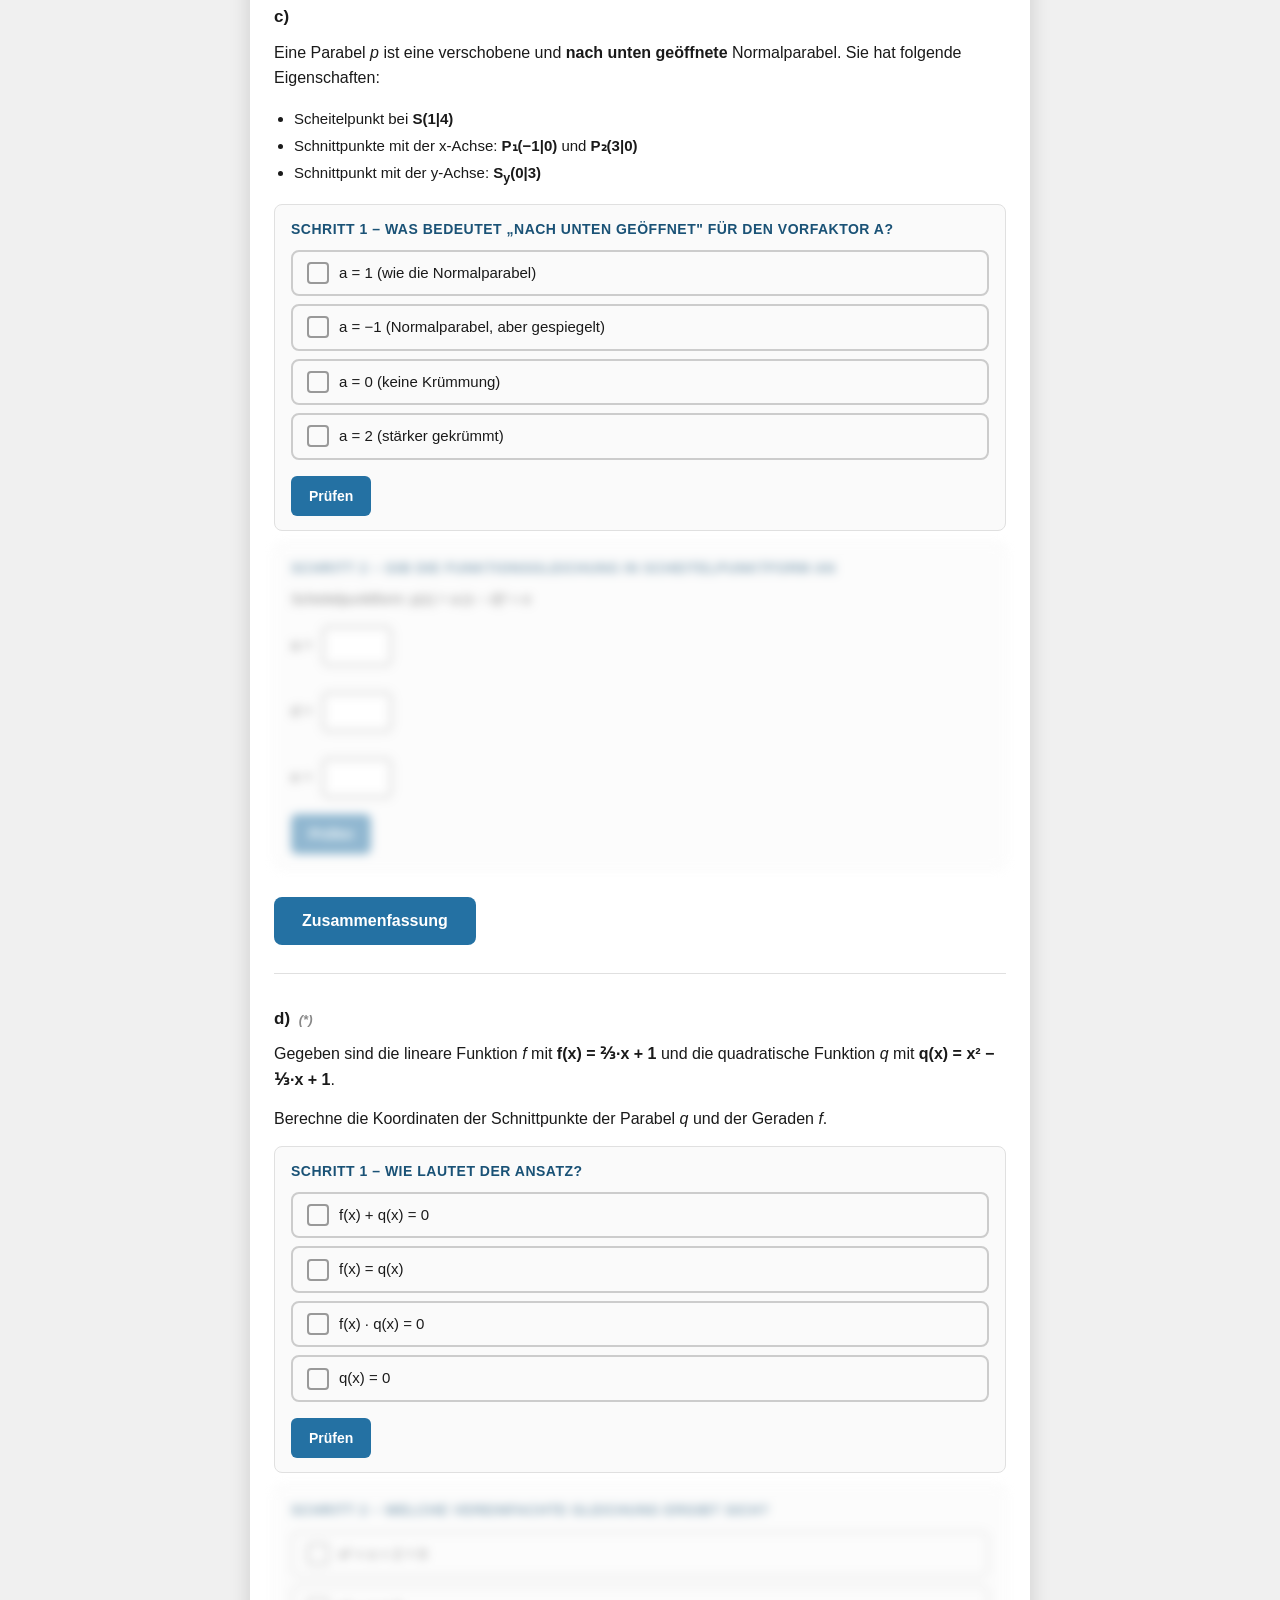
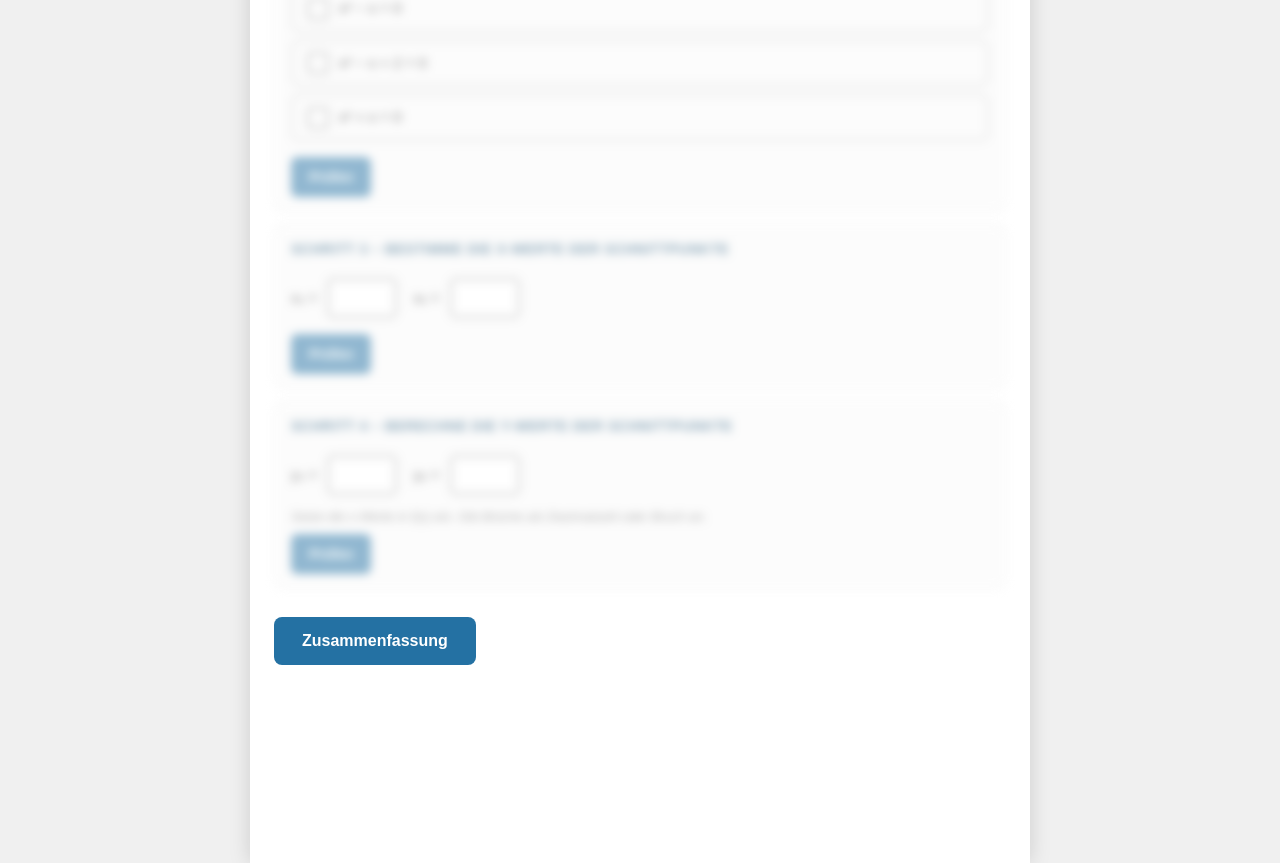
<file: aufgabe5.html>
<!DOCTYPE html>
<html lang="de">
<head>
  <meta charset="UTF-8">
  <meta name="viewport" content="width=device-width, initial-scale=1.0">
  <meta name="apple-mobile-web-app-capable" content="yes">
  <title>Aufgabe 5 – Funktionen</title>
  <link rel="stylesheet" href="style.css">
  <style>

    .step-block {
      background: #fafafa; border: 1px solid #e0e0e0;
      border-radius: 8px; padding: 14px 16px; margin: 12px 0;
      transition: filter 0.4s ease, opacity 0.4s ease;
    }
    .step-block.locked {
      filter: blur(5px); opacity: 0.5;
      pointer-events: none; user-select: none;
      -webkit-user-select: none;
    }
    .step-title {
      font-size: 14px; font-weight: bold; color: #1a5276;
      text-transform: uppercase; letter-spacing: 0.5px;
      margin-bottom: 10px;
    }
    .step-mc {
      display: flex; flex-direction: column; gap: 8px; margin: 8px 0;
    }
    .step-mc-option {
      display: flex; align-items: center; gap: 10px;
      padding: 10px 14px; border: 2px solid #ccc;
      border-radius: 8px; cursor: pointer; font-size: 15px;
      transition: border-color 0.2s, background 0.2s;
      -webkit-user-select: none; user-select: none;
    }
    .step-mc-option.selected  { border-color: #2471a3; background: #eaf4fb; }
    .step-mc-option.correct   { border-color: #27ae60; background: #f0fff4; }
    .step-mc-option.incorrect { border-color: #c0392b; background: #fff5f5; }
    .step-mc-cb {
      width: 22px; height: 22px; border: 2px solid #999;
      border-radius: 4px; display: flex; align-items: center;
      justify-content: center; flex-shrink: 0; font-size: 14px;
    }
    .check-btn-sm {
      background: #2471a3; color: white; border: none;
      border-radius: 6px; padding: 9px 18px; font-size: 14px;
      font-family: Arial, sans-serif; font-weight: bold;
      cursor: pointer; min-height: 40px;
      -webkit-appearance: none; margin-top: 8px;
    }
    .check-btn-sm:active { background: #1a5276; }
    .inline-feedback {
      margin-top: 8px; padding: 8px 12px; border-radius: 6px;
      font-size: 14px; line-height: 1.5; display: none;
    }
    .inline-feedback.show { display: block; }
    .inline-feedback.correct {
      background: #eafaf1; border: 1.5px solid #27ae60; color: #1e8449;
    }
    .inline-feedback.incorrect {
      background: #fdedec; border: 1.5px solid #c0392b; color: #922b21;
    }
    .part-block {
      padding: 14px; border: 1px solid #e0e0e0;
      border-radius: 8px; background: #fafafa; margin-bottom: 12px;
    }

    /* ── Coordinate system canvas ── */
    .coord-wrap {
      display: flex; justify-content: center;
      margin: 16px 0; overflow-x: auto;
    }
    .coord-wrap canvas {
      border: 1px solid #ddd; border-radius: 6px;
    }

    /* ── Two-coordinate input ── */
    .coord-input-row {
      display: flex; align-items: center; gap: 6px;
      flex-wrap: wrap; font-size: 17px; margin: 8px 0;
    }
    .coord-field {
      border: 2px solid #999; border-radius: 6px;
      padding: 8px 10px; font-size: 17px;
      font-family: Arial, sans-serif; width: 70px;
      text-align: center; -webkit-appearance: none;
      transition: border-color 0.2s;
    }
    .coord-field.correct   { border-color: #27ae60; background: #f0fff4; }
    .coord-field.incorrect { border-color: #c0392b; background: #fff5f5; }

    /* ── Function equation input ── */
    .func-eq-row {
      display: flex; align-items: center; gap: 6px;
      flex-wrap: wrap; font-size: 17px; margin: 8px 0;
    }

  </style>
</head>
<body>
<div class="page">

  <div class="header-bar">
    <span class="header-title">MSA 2025 Mathematik – Nachschreibtermin</span>
  </div>
  <div class="progress-container">
    <div class="progress-bar">
      <div class="progress-fill" style="width: 70%"></div>
    </div>
    <span class="progress-text">Aufgabe 5 von 7</span>
  </div>
  <div class="task-header">
    <h1>Aufgabe 5 – Funktionen</h1>
    <span class="points-badge">11 Punkte</span>
  </div>

  <div class="task-content">

    <p class="exercise-text">
      Gegeben ist eine lineare Funktion <em>f</em> mit
      <strong>f(x) = ⅔·x + 1</strong>.<br>
      Ihr Graph ist die Gerade <em>f</em>.
    </p>

    <!-- ── Coordinate system (drawn via canvas) ── -->
    <div class="coord-wrap">
      <canvas id="coord-canvas" width="440" height="480"></canvas>
      <div style="font-size:13px; color:#666; margin-top:4px; text-align:center;">
        <strong>Werkzeug:</strong>
        Klicke/tippe ins Koordinatensystem, um zwei Punkte zu setzen.
        Ziehe einen Punkt, um ihn zu verschieben.
        <span id="line-tool-info" style="display:block; margin-top:4px;
              font-weight:bold; color:#1a5276;"></span>
      </div>
    </div>

    <!-- ════════════════════════════════════════
         5a  Schnittpunkt mit y-Achse  (1 P)
         f(0) = ⅔·0 + 1 = 1 → Sy(0|1)
         ════════════════════════════════════════ -->
    <div class="sub-exercise">
      <div class="sub-label">a)</div>
      <p class="exercise-text">
        Gib die Koordinaten des Schnittpunktes der
        Geraden <em>f</em> mit der <em>y</em>-Achse an.
      </p>

      <div class="coord-input-row">
        <span>S<sub>y</sub>&nbsp;(</span>
        <input class="coord-field" id="ans-5a-x"
               type="text" inputmode="decimal"
               placeholder="" autocomplete="off">
        <span>|</span>
        <input class="coord-field" id="ans-5a-y"
               type="text" inputmode="decimal"
               placeholder="" autocomplete="off">
        <span>)</span>
      </div>

      <div style="display:flex;align-items:center;flex-wrap:wrap;gap:8px;margin-top:8px;">
        <button class="check-btn-sm" onclick="check5a()">Prüfen</button>
        <span class="scored-notice" id="notice-5a-s1"></span>
      </div>
      <div class="inline-feedback" id="ifb-5a"></div>

      <div style="display:flex;align-items:center;flex-wrap:wrap;gap:8px;margin-top:16px;">
        <button class="submit-btn" onclick="check5a_final()">Zusammenfassung</button>
        <span class="scored-notice" id="notice-5a"></span>
      </div>
      <div class="feedback-box" id="feedback-5a"></div>
    </div>


    <!-- ════════════════════════════════════════
         5b  Parallele Gerade g  (3 P)
         S1: Draw a parallel line using the tool → 1.5 P
         S2: Write the equation g(x) = mx + b   → 1.5 P
         ════════════════════════════════════════ -->

    <div class="sub-exercise">
      <div class="sub-label">b)</div>
      <p class="exercise-text">
        Eine Gerade <em>g</em> verläuft parallel zur
        Geraden <em>f</em>.
      </p>

      <!-- S1: Draw parallel line → 1.5 P -->
      <div class="step-block" id="5b-step1">
        <div class="step-title">
          Schritt 1 – Zeichne eine parallele Gerade g in das Koordinatensystem
        </div>
        <p style="font-size:14px; margin-bottom:8px;">
          Verwende das Zeichenwerkzeug oben: setze zwei Punkte,
          um eine Gerade zu zeichnen, die parallel zu <em>f</em> verläuft.
          Du kannst die Punkte nachträglich verschieben.
        </p>
        <button class="check-btn-sm" onclick="check5b_step1()">
          Gerade prüfen
        </button>
        <div class="inline-feedback" id="ifb-5b-1"></div>
      </div>

      <!-- S2: Write equation → 1.5 P -->
      <div class="step-block locked" id="5b-step2">
        <div class="step-title">
          Schritt 2 – Gib die Funktionsgleichung der Geraden g an
        </div>
        <p style="font-size:14px; margin-bottom:8px;">
          Schreibe die Steigung als Bruch oder Dezimalzahl
          und den y-Achsenabschnitt.
        </p>
        <div class="func-eq-row">
          <span>g(x) =</span>
          <input class="coord-field" id="ans-5b-m"
                 type="text" inputmode="decimal"
                 placeholder="m" autocomplete="off"
                 style="width:80px;">
          <span>· x +</span>
          <input class="coord-field" id="ans-5b-b"
                 type="text" inputmode="decimal"
                 placeholder="b" autocomplete="off"
                 style="width:80px;">
        </div>
        <button class="check-btn-sm" onclick="check5b_step2()">
          Prüfen
        </button>
        <div class="inline-feedback" id="ifb-5b-2"></div>
      </div>

      <div style="display:flex;align-items:center;flex-wrap:wrap;
                  gap:8px;margin-top:16px;">
        <button class="submit-btn" onclick="check5b_final()">
          Zusammenfassung
        </button>
        <span class="scored-notice" id="notice-5b"></span>
      </div>
      <div class="feedback-box" id="feedback-5b"></div>
    </div>

    <!-- ════════════════════════════════════════
         5c  Parabel p  (3 P)
         p is a downward-opening shifted normal parabola.
         Vertex S(1|4), x-intercepts P1(−1|0) P2(3|0),
         y-intercept Sy(0|3).
         Vertex form: p(x) = −(x−1)² + 4

         S1: What does "nach unten geöffnet" mean for a? → MC 1P
         S2: Give vertex form → 2P
         ════════════════════════════════════════ -->
    <div class="sub-exercise">
      <div class="sub-label">c)</div>
      <p class="exercise-text">
        Eine Parabel <em>p</em> ist eine verschobene und
        <strong>nach unten geöffnete</strong> Normalparabel.
        Sie hat folgende Eigenschaften:
      </p>
      <ul style="font-size:15px; margin:8px 0 14px 20px; line-height:1.8;">
        <li>Scheitelpunkt bei <strong>S(1|4)</strong></li>
        <li>Schnittpunkte mit der x-Achse:
            <strong>P₁(−1|0)</strong> und <strong>P₂(3|0)</strong></li>
        <li>Schnittpunkt mit der y-Achse:
            <strong>S<sub>y</sub>(0|3)</strong></li>
      </ul>

      <!-- S1: What does downward-opening mean? → 1P -->
      <div class="step-block" id="5c-step1">
        <div class="step-title">
          Schritt 1 – Was bedeutet „nach unten geöffnet" für den Vorfaktor a?
        </div>
        <div class="step-mc" id="smc-5c-1">
          <div class="step-mc-option" data-val="A"
               onclick="selectStepMC('5c-1',this)">
            <div class="step-mc-cb"></div>
            <span>a = 1 (wie die Normalparabel)</span>
          </div>
          <div class="step-mc-option" data-val="B"
               onclick="selectStepMC('5c-1',this)">
            <div class="step-mc-cb"></div>
            <span>a = −1 (Normalparabel, aber gespiegelt)</span>
          </div>
          <div class="step-mc-option" data-val="C"
               onclick="selectStepMC('5c-1',this)">
            <div class="step-mc-cb"></div>
            <span>a = 0 (keine Krümmung)</span>
          </div>
          <div class="step-mc-option" data-val="D"
               onclick="selectStepMC('5c-1',this)">
            <div class="step-mc-cb"></div>
            <span>a = 2 (stärker gekrümmt)</span>
          </div>
        </div>
        <button class="check-btn-sm" onclick="check5c_step1()">Prüfen</button>
        <div class="inline-feedback" id="ifb-5c-1"></div>
      </div>

      <!-- S2: Give vertex form → 2P -->
      <div class="step-block locked" id="5c-step2">
        <div class="step-title">
          Schritt 2 – Gib die Funktionsgleichung in Scheitelpunktform an
        </div>
        <p style="font-size:14px; margin-bottom:8px;">
          Scheitelpunktform: p(x) = a·(x − d)² + e
        </p>
        <div style="display:flex; flex-direction:column; gap:10px;">
          <div class="answer-unit-row">
            <span style="font-size:15px;">a =</span>
            <input class="coord-field" id="ans-5c-a"
                   type="text" inputmode="decimal"
                   placeholder="" autocomplete="off">
          </div>
          <div class="answer-unit-row">
            <span style="font-size:15px;">d =</span>
            <input class="coord-field" id="ans-5c-d"
                   type="text" inputmode="decimal"
                   placeholder="" autocomplete="off">
          </div>
          <div class="answer-unit-row">
            <span style="font-size:15px;">e =</span>
            <input class="coord-field" id="ans-5c-e"
                   type="text" inputmode="decimal"
                   placeholder="" autocomplete="off">
          </div>
        </div>
        <button class="check-btn-sm" onclick="check5c_step2()">Prüfen</button>
        <div class="inline-feedback" id="ifb-5c-2"></div>
      </div>

      <div style="display:flex;align-items:center;flex-wrap:wrap;gap:8px;margin-top:16px;">
        <button class="submit-btn" onclick="check5c_final()">Zusammenfassung</button>
        <span class="scored-notice" id="notice-5c"></span>
      </div>
      <div class="feedback-box" id="feedback-5c"></div>
    </div>


    <!-- ════════════════════════════════════════
         5d*  Schnittpunkte f und q  (4 P)
         f(x) = ⅔x + 1
         q(x) = x² − ⅓x + 1
         f = q → ⅔x + 1 = x² − ⅓x + 1
                 0 = x² − x
                 0 = x(x − 1)
                 x₁ = 0, x₂ = 1
         y₁ = f(0) = 1, y₂ = f(1) = ⅔ + 1 = 5/3 ≈ 1.667

         S1: Set up equation → MC 1P
         S2: Simplify → MC 1P
         S3: Solve x₁, x₂ → 1P
         S4: Calculate y₁, y₂ → 1P
         ════════════════════════════════════════ -->
    <div class="sub-exercise">
      <div class="sub-label">d) <span class="star-label">(*)</span></div>
      <p class="exercise-text">
        Gegeben sind die lineare Funktion <em>f</em> mit
        <strong>f(x) = ⅔·x + 1</strong> und die quadratische
        Funktion <em>q</em> mit
        <strong>q(x) = x² − ⅓·x + 1</strong>.
      </p>
      <p class="exercise-text">
        Berechne die Koordinaten der Schnittpunkte der
        Parabel <em>q</em> und der Geraden <em>f</em>.
      </p>

      <!-- S1: Set up equation → 1P -->
      <div class="step-block" id="5d-step1">
        <div class="step-title">
          Schritt 1 – Wie lautet der Ansatz?
        </div>
        <div class="step-mc" id="smc-5d-1">
          <div class="step-mc-option" data-val="A"
               onclick="selectStepMC('5d-1',this)">
            <div class="step-mc-cb"></div>
            <span>f(x) + q(x) = 0</span>
          </div>
          <div class="step-mc-option" data-val="B"
               onclick="selectStepMC('5d-1',this)">
            <div class="step-mc-cb"></div>
            <span>f(x) = q(x)</span>
          </div>
          <div class="step-mc-option" data-val="C"
               onclick="selectStepMC('5d-1',this)">
            <div class="step-mc-cb"></div>
            <span>f(x) · q(x) = 0</span>
          </div>
          <div class="step-mc-option" data-val="D"
               onclick="selectStepMC('5d-1',this)">
            <div class="step-mc-cb"></div>
            <span>q(x) = 0</span>
          </div>
        </div>
        <button class="check-btn-sm" onclick="check5d_step1()">Prüfen</button>
        <div class="inline-feedback" id="ifb-5d-1"></div>
      </div>

      <!-- S2: Simplify → 1P -->
      <div class="step-block locked" id="5d-step2">
        <div class="step-title">
          Schritt 2 – Welche vereinfachte Gleichung ergibt sich?
        </div>
        <div class="step-mc" id="smc-5d-2">
          <div class="step-mc-option" data-val="A"
               onclick="selectStepMC('5d-2',this)">
            <div class="step-mc-cb"></div>
            <span>x² + x + 2 = 0</span>
          </div>
          <div class="step-mc-option" data-val="B"
               onclick="selectStepMC('5d-2',this)">
            <div class="step-mc-cb"></div>
            <span>x² − x = 0</span>
          </div>
          <div class="step-mc-option" data-val="C"
               onclick="selectStepMC('5d-2',this)">
            <div class="step-mc-cb"></div>
            <span>x² − x + 2 = 0</span>
          </div>
          <div class="step-mc-option" data-val="D"
               onclick="selectStepMC('5d-2',this)">
            <div class="step-mc-cb"></div>
            <span>x² + x = 0</span>
          </div>
        </div>
        <button class="check-btn-sm" onclick="check5d_step2()">Prüfen</button>
        <div class="inline-feedback" id="ifb-5d-2"></div>
      </div>

      <!-- S3: Solve for x → 1P -->
      <div class="step-block locked" id="5d-step3">
        <div class="step-title">
          Schritt 3 – Bestimme die x-Werte der Schnittpunkte
        </div>
        <div style="display:flex; gap:16px; flex-wrap:wrap;">
          <div class="answer-unit-row">
            <span style="font-size:15px;">x₁ =</span>
            <input class="coord-field" id="ans-5d-x1"
                   type="text" inputmode="decimal"
                   placeholder="" autocomplete="off">
          </div>
          <div class="answer-unit-row">
            <span style="font-size:15px;">x₂ =</span>
            <input class="coord-field" id="ans-5d-x2"
                   type="text" inputmode="decimal"
                   placeholder="" autocomplete="off">
          </div>
        </div>
        <button class="check-btn-sm" onclick="check5d_step3()">Prüfen</button>
        <div class="inline-feedback" id="ifb-5d-3"></div>
      </div>

      <!-- S4: Calculate y-values → 1P -->
      <div class="step-block locked" id="5d-step4">
        <div class="step-title">
          Schritt 4 – Berechne die y-Werte der Schnittpunkte
        </div>
        <div style="display:flex; gap:16px; flex-wrap:wrap;">
          <div class="answer-unit-row">
            <span style="font-size:15px;">y₁ =</span>
            <input class="coord-field" id="ans-5d-y1"
                   type="text" inputmode="decimal"
                   placeholder="" autocomplete="off">
          </div>
          <div class="answer-unit-row">
            <span style="font-size:15px;">y₂ =</span>
            <input class="coord-field" id="ans-5d-y2"
                   type="text" inputmode="decimal"
                   placeholder="" autocomplete="off">
          </div>
        </div>
        <p class="input-hint">
          Setze die x-Werte in f(x) ein.
          Gib Brüche als Dezimalzahl oder Bruch an.
        </p>
        <button class="check-btn-sm" onclick="check5d_step4()">Prüfen</button>
        <div class="inline-feedback" id="ifb-5d-4"></div>
      </div>

      <div style="display:flex;align-items:center;flex-wrap:wrap;gap:8px;margin-top:16px;">
        <button class="submit-btn" onclick="check5d_final()">Zusammenfassung</button>
        <span class="scored-notice" id="notice-5d"></span>
      </div>
      <div class="feedback-box" id="feedback-5d"></div>
    </div>

  </div>

  <div class="nav-footer">
    <button class="nav-btn" onclick="navigateTo('aufgabe4.html')">← Zurück</button>
    <span class="score-display">Punkte: 0 / 60</span>
    <button class="nav-btn next" onclick="navigateTo('aufgabe6.html')">Weiter →</button>
  </div>

</div>

<script src="exam.js"></script>
<script>
/* ══════════════════════════════════════════
   Aufgabe 5 – Funktionen  (11 Punkte)
   ══════════════════════════════════════════ */

const stepMCSel = {};

/* ══════════════════════════════════════════
   Canvas + line tool
   ══════════════════════════════════════════ */

const cv   = document.getElementById('coord-canvas');
const cctx = cv.getContext('2d');
const OX   = 220, OY = 360;
const SCALE = 50;

let userPoints = [];
let dragIndex  = -1;

/* Restore saved points immediately */
try {
  const saved = loadCustom('5-line-points');
  if (saved && Array.isArray(saved) && saved.length <= 2) {
    userPoints = saved;
  }
} catch(e) { /* loadCustom not ready yet — will restore in init */ }

function mathToCanvas(mx, my) {
  return { px: OX + mx * SCALE, py: OY - my * SCALE };
}
function canvasToMath(px, py) {
  return { mx: (px - OX) / SCALE, my: (OY - py) / SCALE };
}
function snapMath(v) {
  return Math.round(v * 6) / 6;
}
function displayNum(v) {
  const r = Math.round(v * 100) / 100;
  return String(r).replace('.', ',');
}

/* Single definition of getUserLineParams */
function getUserLineParams() {
  if (userPoints.length < 2) return null;
  const p0 = userPoints[0], p1 = userPoints[1];
  if (Math.abs(p1.x - p0.x) < 0.001) return null;
  const m = (p1.y - p0.y) / (p1.x - p0.x);
  const b = p0.y - m * p0.x;
  return { m, b };
}

function drawCoordSystem() {
  const W = cv.width, H = cv.height;
  cctx.clearRect(0, 0, W, H);

  cctx.strokeStyle = '#e8e8e8';
  cctx.lineWidth = 1;
  for (let x = -4; x <= 4; x++) {
    const px = OX + x * SCALE;
    cctx.beginPath(); cctx.moveTo(px, 0); cctx.lineTo(px, H); cctx.stroke();
  }
  for (let y = -2; y <= 7; y++) {
    const py = OY - y * SCALE;
    cctx.beginPath(); cctx.moveTo(0, py); cctx.lineTo(W, py); cctx.stroke();
  }

  cctx.strokeStyle = '#1a1a1a';
  cctx.lineWidth = 2;
  cctx.beginPath(); cctx.moveTo(0, OY); cctx.lineTo(W, OY); cctx.stroke();
  cctx.beginPath(); cctx.moveTo(OX, 0); cctx.lineTo(OX, H); cctx.stroke();

  cctx.font = '12px Arial';
  cctx.fillStyle = '#333';
  cctx.textAlign = 'center';
  cctx.textBaseline = 'top';
  for (let x = -4; x <= 4; x++) {
    if (x === 0) continue;
    const px = OX + x * SCALE;
    cctx.beginPath(); cctx.moveTo(px, OY-4); cctx.lineTo(px, OY+4); cctx.stroke();
    cctx.fillText(String(x), px, OY+6);
  }
  cctx.textAlign = 'right';
  cctx.textBaseline = 'middle';
  for (let y = -2; y <= 7; y++) {
    if (y === 0) continue;
    const py = OY - y * SCALE;
    cctx.beginPath(); cctx.moveTo(OX-4, py); cctx.lineTo(OX+4, py); cctx.stroke();
    cctx.fillText(String(y), OX-8, py);
  }

  cctx.textAlign = 'right'; cctx.textBaseline = 'top';
  cctx.fillText('O', OX-6, OY+6);
  cctx.font = 'italic 14px Arial';
  cctx.textAlign = 'left'; cctx.textBaseline = 'middle';
  cctx.fillText('x', W-14, OY-12);
  cctx.textAlign = 'center'; cctx.textBaseline = 'bottom';
  cctx.fillText('y', OX+14, 14);

  /* f(x) = ⅔x + 1 */
  cctx.strokeStyle = '#1a5276';
  cctx.lineWidth = 2;
  cctx.beginPath();
  for (let px = 0; px < W; px++) {
    const x = (px - OX) / SCALE;
    const y = (2/3)*x + 1;
    const py = OY - y * SCALE;
    if (px === 0) cctx.moveTo(px, py); else cctx.lineTo(px, py);
  }
  cctx.stroke();
  cctx.font = 'bold italic 14px Arial';
  cctx.fillStyle = '#1a5276';
  cctx.textAlign = 'left'; cctx.textBaseline = 'bottom';
  cctx.fillText('f', OX + 3.5*SCALE + 8, OY - ((2/3)*3.5+1)*SCALE - 4);

  /* User line */
  if (userPoints.length === 2) {
    const p0 = userPoints[0], p1 = userPoints[1];
    if (Math.abs(p1.x - p0.x) > 0.001) {
      const slope = (p1.y-p0.y)/(p1.x-p0.x);
      const yInt  = p0.y - slope*p0.x;
      const xMin = (0-OX)/SCALE, xMax = (W-OX)/SCALE;
      const c0 = mathToCanvas(xMin, slope*xMin+yInt);
      const c1 = mathToCanvas(xMax, slope*xMax+yInt);
      cctx.strokeStyle = '#e74c3c';
      cctx.lineWidth = 2;
      cctx.setLineDash([]);
      cctx.beginPath(); cctx.moveTo(c0.px, c0.py); cctx.lineTo(c1.px, c1.py); cctx.stroke();
      cctx.font = 'bold italic 14px Arial';
      cctx.fillStyle = '#e74c3c';
      cctx.textAlign = 'left'; cctx.textBaseline = 'bottom';
      cctx.fillText('g', c1.px-30, c1.py-6);
    } else {
      const c0 = mathToCanvas(p0.x, -3);
      const c1 = mathToCanvas(p0.x, 8);
      cctx.strokeStyle = '#e74c3c'; cctx.lineWidth = 2;
      cctx.beginPath(); cctx.moveTo(c0.px, c0.py); cctx.lineTo(c1.px, c1.py); cctx.stroke();
    }
  }

  /* User points */
  userPoints.forEach(pt => {
    const c = mathToCanvas(pt.x, pt.y);
    cctx.beginPath(); cctx.arc(c.px, c.py, 10, 0, 2*Math.PI);
    cctx.fillStyle = 'rgba(231,76,60,0.2)'; cctx.fill();
    cctx.strokeStyle = '#e74c3c'; cctx.lineWidth = 2; cctx.stroke();
    cctx.beginPath(); cctx.arc(c.px, c.py, 4, 0, 2*Math.PI);
    cctx.fillStyle = '#e74c3c'; cctx.fill();
    cctx.font = '11px Arial'; cctx.fillStyle = '#c0392b';
    cctx.textAlign = 'left'; cctx.textBaseline = 'bottom';
    cctx.fillText(`(${displayNum(pt.x)}|${displayNum(pt.y)})`, c.px+12, c.py-6);
  });

  updateLineInfo();
}

function updateLineInfo() {
  const info = document.getElementById('line-tool-info');
  if (!info) return;
  if (userPoints.length === 0) {
    info.textContent = 'Setze den ersten Punkt.';
  } else if (userPoints.length === 1) {
    info.textContent = `Punkt 1: (${displayNum(userPoints[0].x)}|${displayNum(userPoints[0].y)}) — setze den zweiten Punkt.`;
  } else {
    const params = getUserLineParams();
    if (params) {
      info.innerHTML = `Punkt 1: (${displayNum(userPoints[0].x)}|${displayNum(userPoints[0].y)}), `
        + `Punkt 2: (${displayNum(userPoints[1].x)}|${displayNum(userPoints[1].y)})<br>`
        + `Steigung m ≈ ${displayNum(params.m)}, y-Achsenabschnitt b ≈ ${displayNum(params.b)}`;
    } else {
      info.textContent = 'Vertikale Linie (keine Funktion)';
    }
  }
}

function savePoints() { saveCustom('5-line-points', userPoints); }
function resetLine() { userPoints = []; savePoints(); drawCoordSystem(); }

function hitTestPoint(cx, cy) {
  for (let i = 0; i < userPoints.length; i++) {
    const c = mathToCanvas(userPoints[i].x, userPoints[i].y);
    if (Math.hypot(cx-c.px, cy-c.py) < 22) return i;
  }
  return -1;
}

function getCanvasXY(e) {
  const rect = cv.getBoundingClientRect();
  const sx = cv.width / rect.width;
  const sy = cv.height / rect.height;
  const cx = e.touches ? e.touches[0].clientX : e.clientX;
  const cy = e.touches ? e.touches[0].clientY : e.clientY;
  return { cx: (cx - rect.left)*sx, cy: (cy - rect.top)*sy };
}

cv.addEventListener('mousedown', function(e) {
  const {cx,cy} = getCanvasXY(e);
  const hit = hitTestPoint(cx, cy);
  if (hit >= 0) { dragIndex = hit; }
  else if (userPoints.length < 2) {
    const m = canvasToMath(cx, cy);
    userPoints.push({x: snapMath(m.mx), y: snapMath(m.my)});
    savePoints(); drawCoordSystem();
  }
});
cv.addEventListener('mousemove', function(e) {
  if (dragIndex < 0) return;
  const {cx,cy} = getCanvasXY(e);
  const m = canvasToMath(cx, cy);
  userPoints[dragIndex] = {x: snapMath(m.mx), y: snapMath(m.my)};
  drawCoordSystem();
});
cv.addEventListener('mouseup', function() {
  if (dragIndex >= 0) { savePoints(); drawCoordSystem(); }
  dragIndex = -1;
});
cv.addEventListener('mouseleave', function() {
  if (dragIndex >= 0) { savePoints(); drawCoordSystem(); }
  dragIndex = -1;
});
cv.addEventListener('touchstart', function(e) {
  e.preventDefault();
  const {cx,cy} = getCanvasXY(e);
  const hit = hitTestPoint(cx, cy);
  if (hit >= 0) { dragIndex = hit; }
  else if (userPoints.length < 2) {
    const m = canvasToMath(cx, cy);
    userPoints.push({x: snapMath(m.mx), y: snapMath(m.my)});
    savePoints(); drawCoordSystem();
  }
}, {passive:false});
cv.addEventListener('touchmove', function(e) {
  e.preventDefault();
  if (dragIndex < 0) return;
  const {cx,cy} = getCanvasXY(e);
  const m = canvasToMath(cx, cy);
  userPoints[dragIndex] = {x: snapMath(m.mx), y: snapMath(m.my)};
  drawCoordSystem();
}, {passive:false});
cv.addEventListener('touchend', function() {
  if (dragIndex >= 0) { savePoints(); drawCoordSystem(); }
  dragIndex = -1;
});

drawCoordSystem();

/* ══════════════════════════════════════════
   MC helpers (single definition)
   ══════════════════════════════════════════ */

function selectStepMC(g, el) {
  const c = el.closest('.step-mc');
  c.querySelectorAll('.step-mc-option').forEach(o => {
    o.classList.remove('selected','correct','incorrect');
    const cb = o.querySelector('.step-mc-cb');
    if (cb) cb.textContent = '';
  });
  el.classList.add('selected');
  const cb = el.querySelector('.step-mc-cb');
  if (cb) cb.textContent = '✓';
  stepMCSel[g] = el.dataset.val;
  saveCustom(`stepmcs-${g}`, el.dataset.val);
}

function restoreStepMC(g) {
  const v = loadCustom(`stepmcs-${g}`);
  if (!v) return;
  stepMCSel[g] = v;
  const c = document.getElementById(`smc-${g}`);
  if (!c) return;
  c.querySelectorAll('.step-mc-option').forEach(o => {
    if (o.dataset.val === v) {
      o.classList.add('selected');
      const cb = o.querySelector('.step-mc-cb');
      if (cb) cb.textContent = '✓';
    }
  });
}

function markStepMC(g, correctVal) {
  const c = document.getElementById(`smc-${g}`);
  if (!c) return;
  const ch = stepMCSel[g];
  if (!ch) return;
  const ok = (ch === correctVal);
  c.querySelectorAll('.step-mc-option').forEach(o => {
    o.classList.remove('correct','incorrect');
    if (o.dataset.val === ch) o.classList.add(ok ? 'correct' : 'incorrect');
  });
  saveResult(`smc_${g}_chosen`, ch);
  saveResult(`smc_${g}_result`, ok ? 'correct' : 'incorrect');
}

function restoreStepMCResult(g) {
  const ch = loadResult(`smc_${g}_chosen`);
  const r  = loadResult(`smc_${g}_result`);
  if (!ch || !r) return;
  const c = document.getElementById(`smc-${g}`);
  if (!c) return;
  c.querySelectorAll('.step-mc-option').forEach(o => {
    o.classList.remove('correct','incorrect');
    if (o.dataset.val === ch) o.classList.add(r);
  });
}

function unlockStep(id) {
  const el = document.getElementById(id);
  if (el) { el.classList.remove('locked'); saveCustom(`unlocked-${id}`, true); }
}
function restoreUnlocked(id) {
  if (loadCustom(`unlocked-${id}`)) {
    const el = document.getElementById(id);
    if (el) el.classList.remove('locked');
  }
}

function showInlineFB(id, ok, hint, stored, maxPts) {
  const el = document.getElementById(`ifb-${id}`);
  if (!el) return;
  const css = ok ? 'correct' : 'incorrect';
  let badge = '';
  if (maxPts != null && maxPts > 0) {
    const d = (stored != null) ? stored : 0;
    badge = `<span style="display:inline-block;
      background:${d > 0 ? '#27ae60' : '#c0392b'};
      color:white;font-size:12px;font-weight:bold;
      padding:2px 8px;border-radius:10px;margin-left:6px;
      vertical-align:middle;">${d}/${maxPts}&nbsp;P</span>`;
  }
  const html = ok
    ? `✅ Richtig!${badge}`
    : `❌ Noch nicht richtig.${badge}`
      + (hint ? `<br><span style="font-style:italic;font-size:13px;">${hint}</span>` : '');
  el.className = `inline-feedback show ${css}`;
  el.innerHTML = html;
  saveInlineFeedback(id, html, css);
}

function showSubExerciseSummary(fid, nid, keys, max) {
  const st = ExamState.load();
  const earned = keys.reduce((s,k) => s + (st.scores[k]?.earned || 0), 0);
  const fb = document.getElementById(fid);
  if (!fb) return;
  const all = Math.abs(earned - max) < 0.01;
  const css = all ? 'correct' : 'incorrect';
  const badge = `<span style="display:inline-block;
    background:${all ? '#27ae60' : '#e67e22'};
    color:white;font-size:13px;font-weight:bold;
    padding:3px 10px;border-radius:10px;margin-left:8px;">
    ${earned}/${max}&nbsp;P</span>`;
  fb.className = `feedback-box show ${css}`;
  fb.innerHTML = all
    ? `<span class="feedback-icon">✅</span><strong>Alle Schritte richtig!</strong>${badge}`
    : `<span class="feedback-icon">⚠️</span><strong>Teilweise richtig.</strong>${badge}
       <div class="hint-text">Überprüfe die rot markierten Schritte.</div>`;
  const ne = document.getElementById(nid);
  if (ne) {
    ne.className = earned > 0 ? 'scored-notice earned' : 'scored-notice not-earned';
    ne.textContent = earned > 0
      ? `✓ ${earned}/${max} Punkt(e) vergeben`
      : `0/${max} Punkt(e) – weiteres Üben möglich`;
  }
  saveFeedback(fid.replace('feedback-',''), fb.innerHTML, css);
}

/* ══════════════════════════════════════════
   5a  (1 P)
   ══════════════════════════════════════════ */
function check5a() {
  const xv = parseNum(document.getElementById('ans-5a-x').value);
  const yv = parseNum(document.getElementById('ans-5a-y').value);
  const xOk = !isNaN(xv) && Math.abs(xv) < 0.01;
  const yOk = !isNaN(yv) && Math.abs(yv - 1) < 0.05;
  const ok = xOk && yOk;
  clearInputStyle('ans-5a-x'); clearInputStyle('ans-5a-y');
  applyInputStyle('ans-5a-x', xOk);
  applyInputStyle('ans-5a-y', yOk);
  const stored = recordScore('5a-s1', 1, ok);
  showInlineFB('5a', ok,
    ok ? '' : 'Der Schnittpunkt mit der y-Achse hat immer x = 0. Setze x = 0 in f(x) ein.',
    stored, 1);
  updateNotice('5a-s1');
  updateScoreDisplay();
}
function check5a_final() {
  showSubExerciseSummary('feedback-5a','notice-5a',['5a-s1'], 1);
}

/* ══════════════════════════════════════════
   5b  (3 P)
   S1: drawn line → 1.5 P
   S2: equation   → 1.5 P
   ══════════════════════════════════════════ */
function check5b_step1() {
  const params = getUserLineParams();
  if (!params) {
    showInlineFB('5b-1', false,
      'Setze zuerst zwei Punkte im Koordinatensystem.');
    return;
  }
  const slopeOk = Math.abs(params.m - 2/3) < 0.08;
  const diffB   = Math.abs(params.b - 1) > 0.05;
  const ok      = slopeOk && diffB;
  const stored  = recordPartialScore('5b-s1', ok ? 1.5 : 0, 1.5);
  let hint = '';
  if (!slopeOk) hint = 'Die gezeichnete Gerade hat nicht dieselbe Steigung wie f. Parallele Geraden teilen eine Eigenschaft.';
  else if (!diffB) hint = 'Richtige Steigung, aber die Gerade liegt auf f. Verschiebe einen Punkt.';
  showInlineFB('5b-1', ok, hint, stored, 1.5);
  if (ok) unlockStep('5b-step2');
  updateNotice('5b-s1');
  updateScoreDisplay();
}

function check5b_step2() {
  const mRaw = document.getElementById('ans-5b-m').value;
  const bRaw = document.getElementById('ans-5b-b').value;
  let mVal;
  if (fractionCheck(mRaw, 2, 3)) { mVal = 2/3; }
  else { mVal = parseNum(mRaw); }
  const bVal = parseNum(bRaw);
  const mOk = !isNaN(mVal) && Math.abs(mVal - 2/3) < 0.02;
  const bOk = !isNaN(bVal) && Math.abs(bVal - 1) > 0.01;
  const ok  = mOk && bOk;
  clearInputStyle('ans-5b-m'); clearInputStyle('ans-5b-b');
  applyInputStyle('ans-5b-m', mOk);
  applyInputStyle('ans-5b-b', bOk);
  let extra = '';
  const params = getUserLineParams();
  if (ok && params) {
    if (Math.abs(params.m - 2/3) >= 0.08 || Math.abs(params.b - bVal) >= 0.15) {
      extra = ' (Achtung: Gleichung und gezeichnete Gerade stimmen nicht überein.)';
    }
  }
  const stored = recordPartialScore('5b-s2', ok ? 1.5 : 0, 1.5);
  let hint = '';
  if (!mOk) hint = 'Die Steigung einer parallelen Geraden ist identisch mit der von f.';
  else if (!bOk) hint = 'Steigung stimmt. Der y-Achsenabschnitt muss sich von f unterscheiden.';
  showInlineFB('5b-2', ok, ok ? extra : hint, stored, 1.5);
  updateNotice('5b-s2');
  updateScoreDisplay();
}

function check5b_final() {
  showSubExerciseSummary('feedback-5b','notice-5b',['5b-s1','5b-s2'], 3);
}

/* ══════════════════════════════════════════
   5c  (3 P)
   S1: a = −1 → 1P
   S2: a=−1, d=1, e=4 → 2P
   ══════════════════════════════════════════ */
function check5c_step1() {
  if (!stepMCSel['5c-1']) { alert('Bitte wähle eine Antwort aus.'); return; }
  const ok = stepMCSel['5c-1'] === 'B';
  markStepMC('5c-1','B');
  const stored = recordScore('5c-s1', 1, ok);
  showInlineFB('5c-1', ok,
    ok ? '' : '„Nach unten geöffnet" bedeutet, dass die Parabel gespiegelt ist.',
    stored, 1);
  if (ok) unlockStep('5c-step2');
  updateNotice('5c-s1');
  updateScoreDisplay();
}

function check5c_step2() {
  const aVal = parseNum(document.getElementById('ans-5c-a').value);
  const dVal = parseNum(document.getElementById('ans-5c-d').value);
  const eVal = parseNum(document.getElementById('ans-5c-e').value);
  const aOk = !isNaN(aVal) && Math.abs(aVal - (-1)) < 0.01;
  const dOk = !isNaN(dVal) && Math.abs(dVal - 1) < 0.01;
  const eOk = !isNaN(eVal) && Math.abs(eVal - 4) < 0.01;
  const ok = aOk && dOk && eOk;
  clearInputStyle('ans-5c-a'); clearInputStyle('ans-5c-d'); clearInputStyle('ans-5c-e');
  applyInputStyle('ans-5c-a', aOk);
  applyInputStyle('ans-5c-d', dOk);
  applyInputStyle('ans-5c-e', eOk);
  const stored = recordScore('5c-s2', 2, ok);
  const hints = [];
  if (!dOk || !eOk) hints.push('d und e sind die Koordinaten des Scheitelpunkts S(d|e).');
  if (!aOk) hints.push('a bestimmt die Öffnungsrichtung.');
  showInlineFB('5c-2', ok, ok ? '' : hints.join(' '), stored, 2);
  updateNotice('5c-s2');
  updateScoreDisplay();
}

function check5c_final() {
  showSubExerciseSummary('feedback-5c','notice-5c',['5c-s1','5c-s2'], 3);
}

/* ══════════════════════════════════════════
   5d*  (4 P)
   ══════════════════════════════════════════ */
function check5d_step1() {
  if (!stepMCSel['5d-1']) { alert('Bitte wähle eine Antwort aus.'); return; }
  const ok = stepMCSel['5d-1'] === 'B';
  markStepMC('5d-1','B');
  const stored = recordScore('5d-s1', 1, ok);
  showInlineFB('5d-1', ok,
    ok ? '' : 'Schnittpunkte findet man durch Gleichsetzen der Funktionswerte.',
    stored, 1);
  if (ok) unlockStep('5d-step2');
  updateNotice('5d-s1');
  updateScoreDisplay();
}

function check5d_step2() {
  if (!stepMCSel['5d-2']) { alert('Bitte wähle eine Antwort aus.'); return; }
  const ok = stepMCSel['5d-2'] === 'B';
  markStepMC('5d-2','B');
  const stored = recordScore('5d-s2', 1, ok);
  showInlineFB('5d-2', ok,
    ok ? '' : 'Setze f(x) = q(x) und bringe alles auf eine Seite. ⅔x − (−⅓x) = x.',
    stored, 1);
  if (ok) unlockStep('5d-step3');
  updateNotice('5d-s2');
  updateScoreDisplay();
}

function check5d_step3() {
  const x1v = parseNum(document.getElementById('ans-5d-x1').value);
  const x2v = parseNum(document.getElementById('ans-5d-x2').value);
  const set = [x1v, x2v].sort((a,b) => a-b);
  const ok = !isNaN(set[0]) && !isNaN(set[1])
    && Math.abs(set[0]) < 0.01 && Math.abs(set[1] - 1) < 0.01;
  clearInputStyle('ans-5d-x1'); clearInputStyle('ans-5d-x2');
  applyInputStyle('ans-5d-x1', ok); applyInputStyle('ans-5d-x2', ok);
  const stored = recordScore('5d-s3', 1, ok);
  showInlineFB('5d-3', ok,
    ok ? '' : 'x²−x = 0 → x(x−1) = 0. Nullproduktsatz anwenden.',
    stored, 1);
  if (ok) unlockStep('5d-step4');
  updateNotice('5d-s3');
  updateScoreDisplay();
}

function check5d_step4() {
  const y1Raw = document.getElementById('ans-5d-y1').value;
  const y2Raw = document.getElementById('ans-5d-y2').value;
  
  // Check y1 = 1
  const y1v = parseNum(y1Raw);
  const y1Ok = !isNaN(y1v) && Math.abs(y1v - 1) < 0.05;
  
  // Check y2 = 5/3 (accept fraction notation or decimal)
  let y2Ok = false;
  if (fractionCheck(y2Raw, 5, 3)) {
    y2Ok = true;
  } else {
    const y2v = parseNum(y2Raw);
    y2Ok = !isNaN(y2v) && Math.abs(y2v - 5/3) < 0.05;
  }
  
  const ok = y1Ok && y2Ok;
  clearInputStyle('ans-5d-y1'); clearInputStyle('ans-5d-y2');
  applyInputStyle('ans-5d-y1', y1Ok);
  applyInputStyle('ans-5d-y2', y2Ok);
  const stored = recordScore('5d-s4', 1, ok);
  showInlineFB('5d-4', ok,
    ok ? '' : 'Setze die x-Werte in f(x) = ⅔x + 1 ein.',
    stored, 1);
  markTaskCompleted('task5');
  updateNotice('5d-s4');
  updateScoreDisplay();
}

function check5d_final() {
  showSubExerciseSummary('feedback-5d','notice-5d',
    ['5d-s1','5d-s2','5d-s3','5d-s4'], 4);
}

/* ══════════════════════════════════════════
   Init — runs after DOMContentLoaded
   ══════════════════════════════════════════ */
document.addEventListener('DOMContentLoaded', function() {

  /* Restore line tool points (retry in case IIFE failed) */
  try {
    const saved = loadCustom('5-line-points');
    if (saved && Array.isArray(saved) && saved.length <= 2) {
      userPoints = saved;
    }
  } catch(e) {}
  drawCoordSystem();

  /* MC restore */
  ['5c-1','5d-1','5d-2'].forEach(id => restoreStepMC(id));
  ['5c-1','5d-1','5d-2'].forEach(id => restoreStepMCResult(id));

  /* Unlock restore */
  ['5b-step2','5c-step2','5d-step2','5d-step3','5d-step4']
    .forEach(id => restoreUnlocked(id));

  /* Inline feedback restore */
  ['5a','5b-1','5b-2','5c-1','5c-2','5d-1','5d-2','5d-3','5d-4']
    .forEach(id => restoreInlineFeedback(id));

  /* Summary feedback */
  ['5a','5b','5c','5d'].forEach(id => restoreFeedback(id));

  /* Step notices */
  ['5a-s1','5b-s1','5b-s2','5c-s1','5c-s2','5d-s1','5d-s2','5d-s3','5d-s4']
    .forEach(id => updateNotice(id));

  /* Summary notices */
  const keyMap = {
    '5a': {keys:['5a-s1'], max:1},
    '5b': {keys:['5b-s1','5b-s2'], max:3},
    '5c': {keys:['5c-s1','5c-s2'], max:3},
    '5d': {keys:['5d-s1','5d-s2','5d-s3','5d-s4'], max:4}
  };
  const st = ExamState.load();
  Object.keys(keyMap).forEach(id => {
    const {keys, max} = keyMap[id];
    const ne = document.getElementById(`notice-${id}`);
    if (!ne) return;
    const earned = keys.reduce((s,k) => s + (st.scores[k]?.earned || 0), 0);
    const any = keys.some(k => st.scores[k]?.attempts > 0);
    if (!any) return;
    ne.className = earned > 0 ? 'scored-notice earned' : 'scored-notice not-earned';
    ne.textContent = earned > 0
      ? `✓ ${earned}/${max} Punkt(e) vergeben`
      : `0/${max} Punkt(e) – weiteres Üben möglich`;
  });

  updateScoreDisplay();
});
</script>
</body>
</html>
</file>
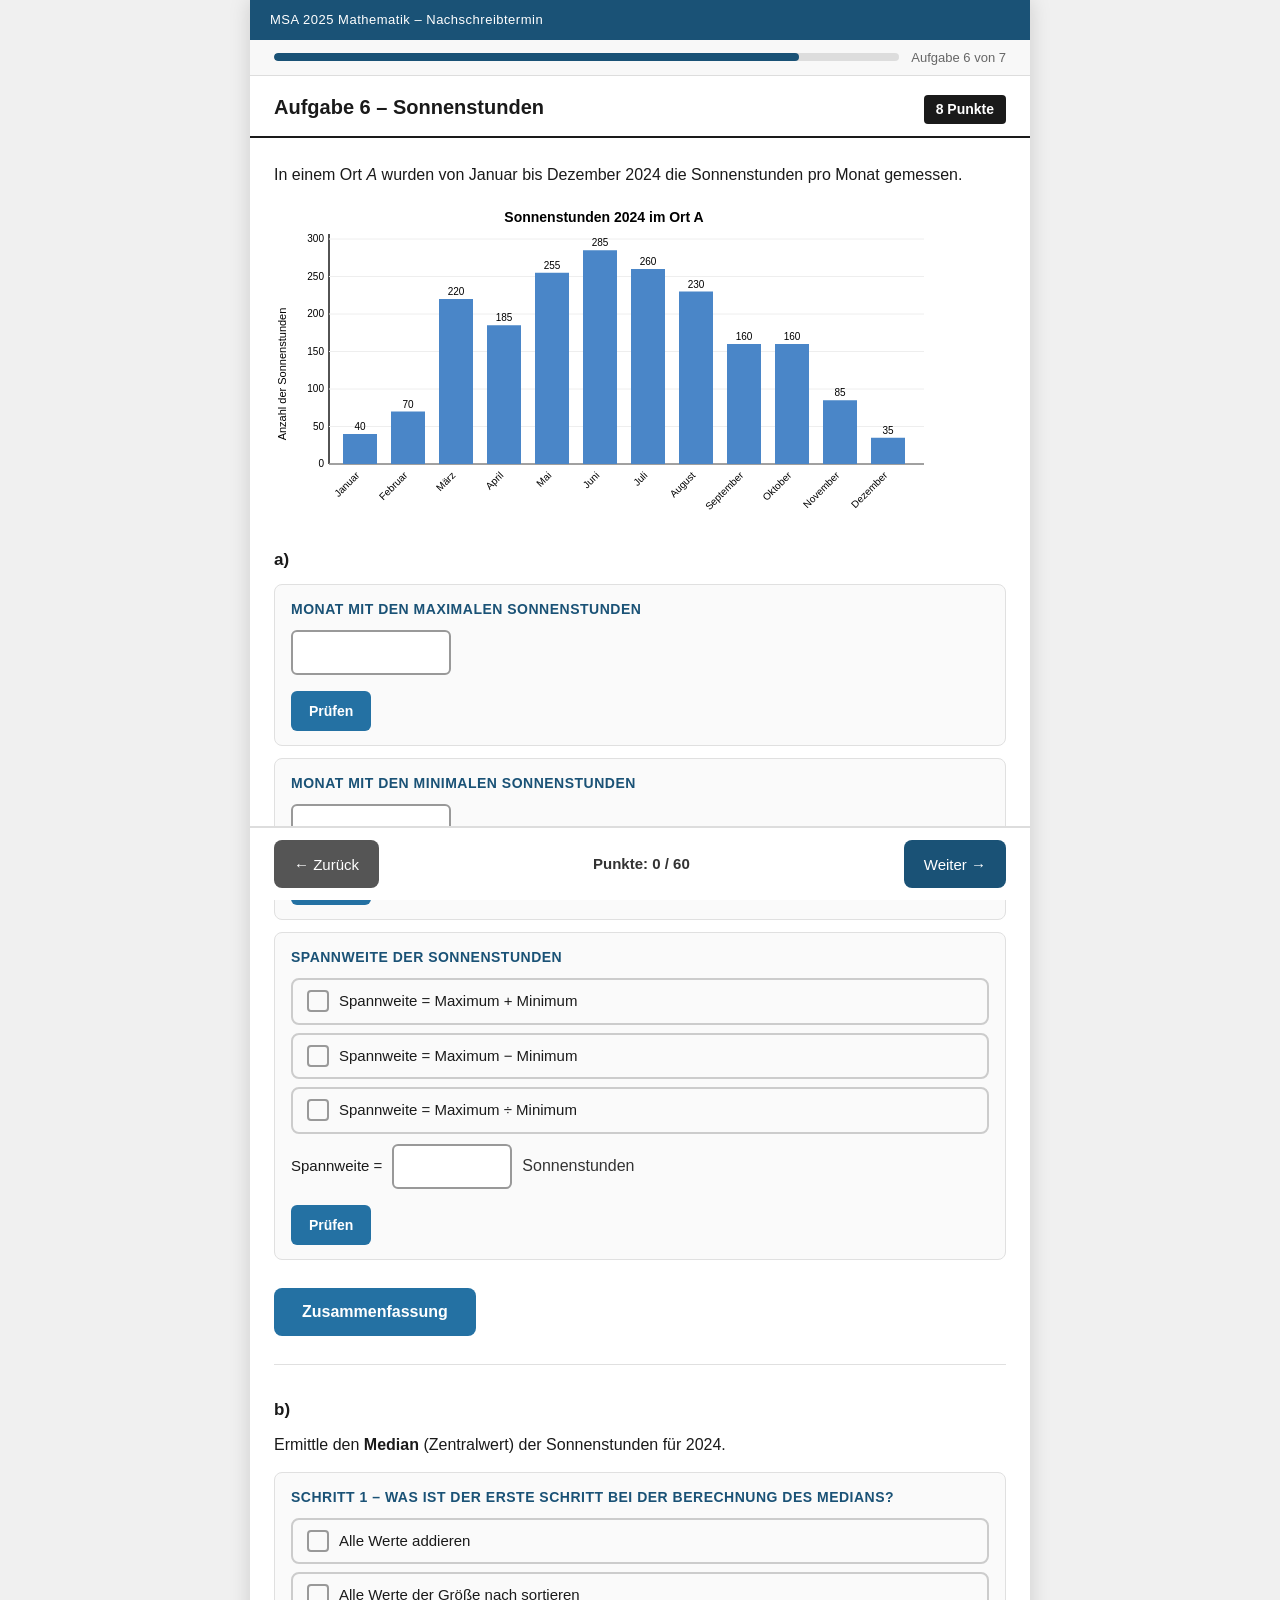
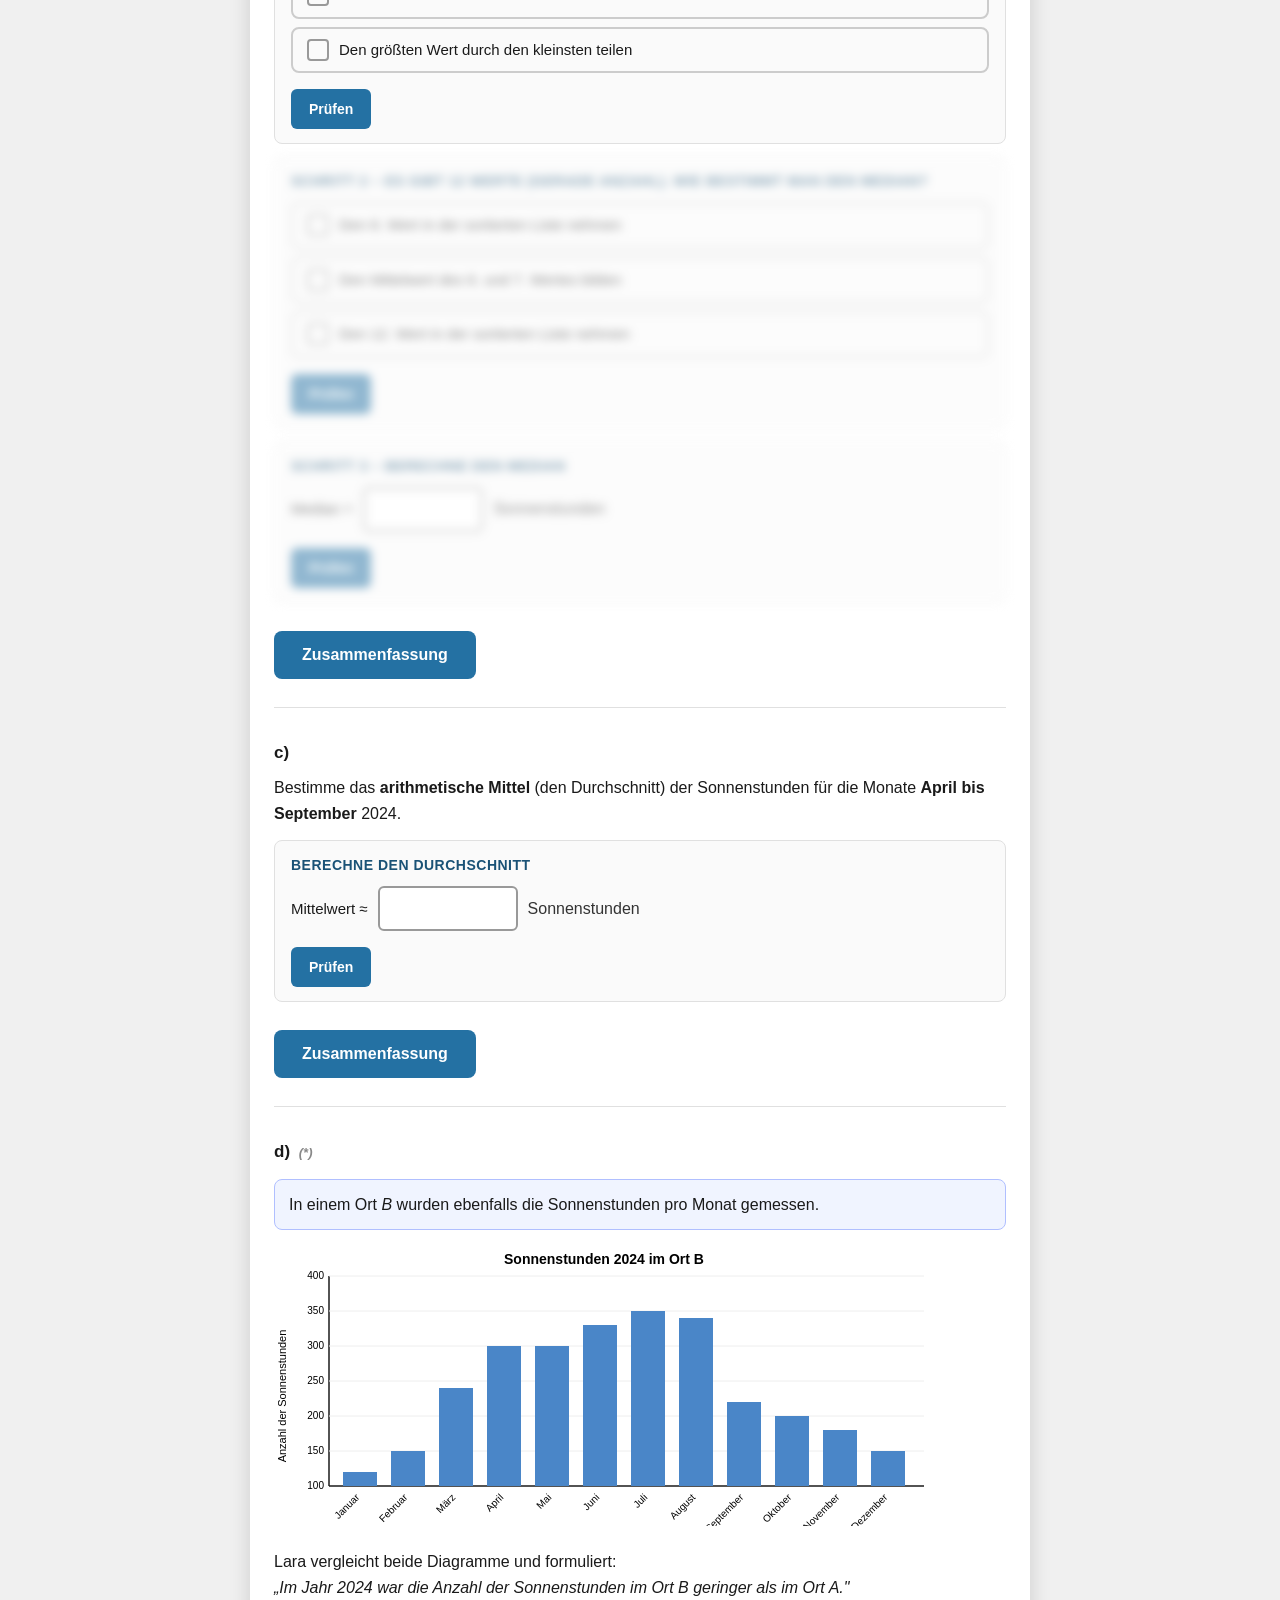
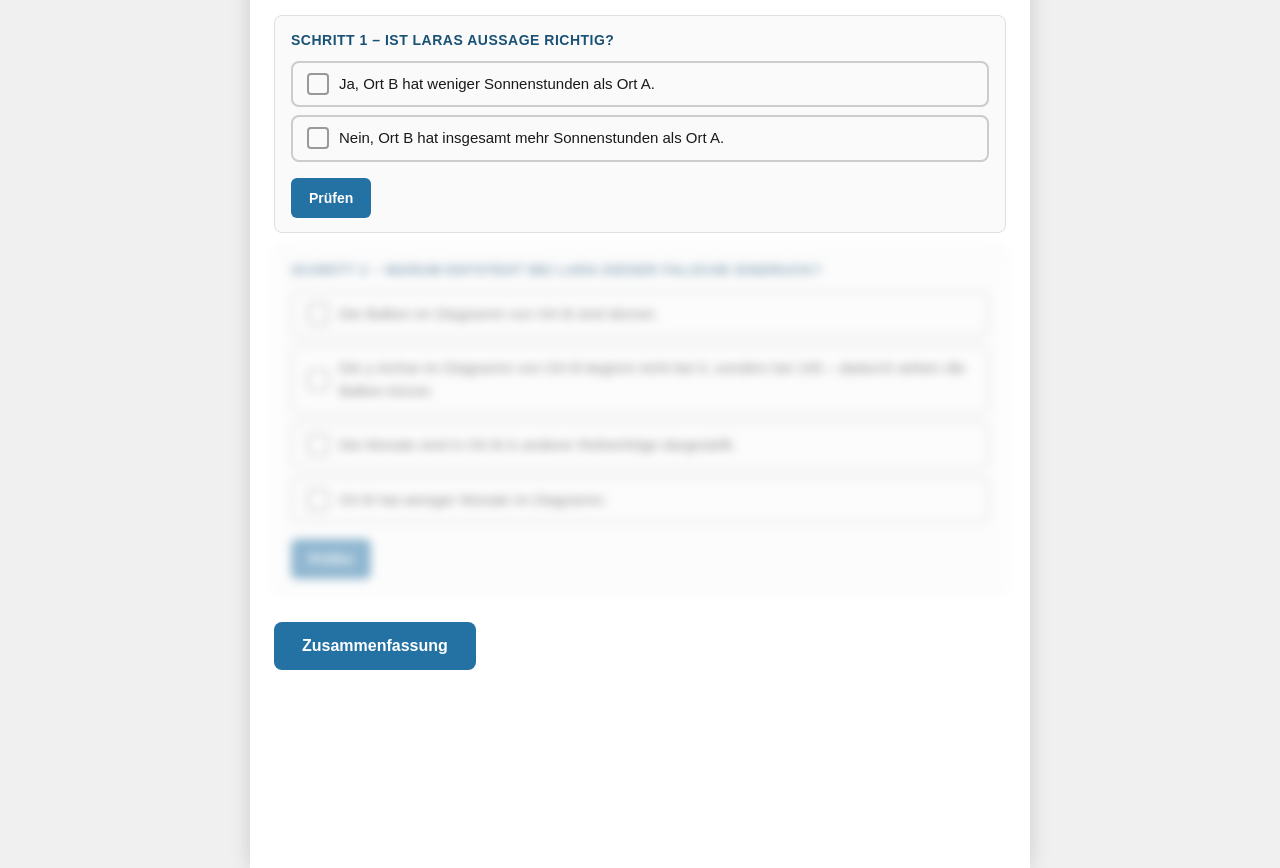
<file: aufgabe6.html>
<!DOCTYPE html>
<html lang="de">
<head>
  <meta charset="UTF-8">
  <meta name="viewport" content="width=device-width, initial-scale=1.0">
  <meta name="apple-mobile-web-app-capable" content="yes">
  <title>Aufgabe 6 – Sonnenstunden</title>
  <link rel="stylesheet" href="style.css">
  <style>

    .step-block {
      background: #fafafa; border: 1px solid #e0e0e0;
      border-radius: 8px; padding: 14px 16px; margin: 12px 0;
      transition: filter 0.4s ease, opacity 0.4s ease;
    }
    .step-block.locked {
      filter: blur(5px); opacity: 0.5;
      pointer-events: none; user-select: none;
      -webkit-user-select: none;
    }
    .step-title {
      font-size: 14px; font-weight: bold; color: #1a5276;
      text-transform: uppercase; letter-spacing: 0.5px;
      margin-bottom: 10px;
    }
    .step-mc {
      display: flex; flex-direction: column; gap: 8px; margin: 8px 0;
    }
    .step-mc-option {
      display: flex; align-items: center; gap: 10px;
      padding: 10px 14px; border: 2px solid #ccc;
      border-radius: 8px; cursor: pointer; font-size: 15px;
      transition: border-color 0.2s, background 0.2s;
      -webkit-user-select: none; user-select: none;
    }
    .step-mc-option.selected  { border-color: #2471a3; background: #eaf4fb; }
    .step-mc-option.correct   { border-color: #27ae60; background: #f0fff4; }
    .step-mc-option.incorrect { border-color: #c0392b; background: #fff5f5; }
    .step-mc-cb {
      width: 22px; height: 22px; border: 2px solid #999;
      border-radius: 4px; display: flex; align-items: center;
      justify-content: center; flex-shrink: 0; font-size: 14px;
    }
    .check-btn-sm {
      background: #2471a3; color: white; border: none;
      border-radius: 6px; padding: 9px 18px; font-size: 14px;
      font-family: Arial, sans-serif; font-weight: bold;
      cursor: pointer; min-height: 40px;
      -webkit-appearance: none; margin-top: 8px;
    }
    .check-btn-sm:active { background: #1a5276; }
    .inline-feedback {
      margin-top: 8px; padding: 8px 12px; border-radius: 6px;
      font-size: 14px; line-height: 1.5; display: none;
    }
    .inline-feedback.show { display: block; }
    .inline-feedback.correct {
      background: #eafaf1; border: 1.5px solid #27ae60; color: #1e8449;
    }
    .inline-feedback.incorrect {
      background: #fdedec; border: 1.5px solid #c0392b; color: #922b21;
    }
    .part-block {
      padding: 14px; border: 1px solid #e0e0e0;
      border-radius: 8px; background: #fafafa; margin-bottom: 12px;
    }

    /* ── Bar chart ── */
    .chart-wrap {
      margin: 16px 0; overflow-x: auto;
      -webkit-overflow-scrolling: touch;
    }

    /* ── Two-field row ── */
    .two-field-row {
      display: flex; gap: 16px; flex-wrap: wrap;
      align-items: center; margin: 8px 0;
    }

    /* ── Context box for Ort B ── */
    .context-box {
      background: #f0f4ff; border: 1px solid #b0bfff;
      border-radius: 8px; padding: 12px 14px; margin: 14px 0;
    }

  </style>
</head>
<body>
<div class="page">

  <div class="header-bar">
    <span class="header-title">MSA 2025 Mathematik – Nachschreibtermin</span>
  </div>
  <div class="progress-container">
    <div class="progress-bar">
      <div class="progress-fill" style="width: 84%"></div>
    </div>
    <span class="progress-text">Aufgabe 6 von 7</span>
  </div>
  <div class="task-header">
    <h1>Aufgabe 6 – Sonnenstunden</h1>
    <span class="points-badge">8 Punkte</span>
  </div>

  <div class="task-content">

    <p class="exercise-text">
      In einem Ort <em>A</em> wurden von Januar bis Dezember 2024
      die Sonnenstunden pro Monat gemessen.
    </p>

    <!-- ══════════════════════════════════════
         SVG Bar Chart – Ort A
         Data: Jan=40, Feb=70, Mär=220, Apr=185,
               Mai=255, Jun=285, Jul=260, Aug=230,
               Sep=160, Okt=160, Nov=85, Dez=35
         ══════════════════════════════════════ -->
    <div class="chart-wrap">
      <svg width="660" height="320" viewBox="0 0 660 320"
           aria-label="Säulendiagramm Sonnenstunden 2024 Ort A">

        <!-- Title -->
        <text x="330" y="18" text-anchor="middle"
              font-family="Arial" font-size="14"
              font-weight="bold">Sonnenstunden 2024 im Ort A</text>

        <!-- Y-axis label -->
        <text x="12" y="170" text-anchor="middle"
              font-family="Arial" font-size="11"
              transform="rotate(-90,12,170)">Anzahl der Sonnenstunden</text>

        <!-- Axes -->
        <line x1="55" y1="30" x2="55" y2="260"
              stroke="#1a1a1a" stroke-width="1.5"/>
        <line x1="55" y1="260" x2="650" y2="260"
              stroke="#1a1a1a" stroke-width="1.5"/>

        <!-- Y gridlines + labels: 0, 50, 100, 150, 200, 250, 300 -->
        <!-- scale: 260 - val * 0.75 (so 300 → 260-225=35) -->
        <line x1="55" y1="260" x2="650" y2="260" stroke="#eee" stroke-width="1"/>
        <text x="50" y="263" text-anchor="end" font-family="Arial" font-size="10">0</text>

        <line x1="55" y1="222.5" x2="650" y2="222.5" stroke="#eee" stroke-width="1"/>
        <text x="50" y="225.5" text-anchor="end" font-family="Arial" font-size="10">50</text>

        <line x1="55" y1="185" x2="650" y2="185" stroke="#eee" stroke-width="1"/>
        <text x="50" y="188" text-anchor="end" font-family="Arial" font-size="10">100</text>

        <line x1="55" y1="147.5" x2="650" y2="147.5" stroke="#eee" stroke-width="1"/>
        <text x="50" y="150.5" text-anchor="end" font-family="Arial" font-size="10">150</text>

        <line x1="55" y1="110" x2="650" y2="110" stroke="#eee" stroke-width="1"/>
        <text x="50" y="113" text-anchor="end" font-family="Arial" font-size="10">200</text>

        <line x1="55" y1="72.5" x2="650" y2="72.5" stroke="#eee" stroke-width="1"/>
        <text x="50" y="75.5" text-anchor="end" font-family="Arial" font-size="10">250</text>

        <line x1="55" y1="35" x2="650" y2="35" stroke="#eee" stroke-width="1"/>
        <text x="50" y="38" text-anchor="end" font-family="Arial" font-size="10">300</text>

        <!--
          Bars: slot=48px, bar=34px, gap=7px each side
          x starts at 62, bar at 69
          y = 260 - val*0.75
          height = val*0.75
        -->

        <!-- Jan=40 -->
        <rect x="69" y="230" width="34" height="30" fill="#4a86c8"/>
        <text x="86" y="226" text-anchor="middle" font-family="Arial" font-size="10">40</text>

        <!-- Feb=70 -->
        <rect x="117" y="207.5" width="34" height="52.5" fill="#4a86c8"/>
        <text x="134" y="203.5" text-anchor="middle" font-family="Arial" font-size="10">70</text>

        <!-- Mär=220 -->
        <rect x="165" y="95" width="34" height="165" fill="#4a86c8"/>
        <text x="182" y="91" text-anchor="middle" font-family="Arial" font-size="10">220</text>

        <!-- Apr=185 -->
        <rect x="213" y="121.25" width="34" height="138.75" fill="#4a86c8"/>
        <text x="230" y="117.25" text-anchor="middle" font-family="Arial" font-size="10">185</text>

        <!-- Mai=255 -->
        <rect x="261" y="68.75" width="34" height="191.25" fill="#4a86c8"/>
        <text x="278" y="64.75" text-anchor="middle" font-family="Arial" font-size="10">255</text>

        <!-- Jun=285 -->
        <rect x="309" y="46.25" width="34" height="213.75" fill="#4a86c8"/>
        <text x="326" y="42.25" text-anchor="middle" font-family="Arial" font-size="10">285</text>

        <!-- Jul=260 -->
        <rect x="357" y="65" width="34" height="195" fill="#4a86c8"/>
        <text x="374" y="61" text-anchor="middle" font-family="Arial" font-size="10">260</text>

        <!-- Aug=230 -->
        <rect x="405" y="87.5" width="34" height="172.5" fill="#4a86c8"/>
        <text x="422" y="83.5" text-anchor="middle" font-family="Arial" font-size="10">230</text>

        <!-- Sep=160 -->
        <rect x="453" y="140" width="34" height="120" fill="#4a86c8"/>
        <text x="470" y="136" text-anchor="middle" font-family="Arial" font-size="10">160</text>

        <!-- Okt=160 -->
        <rect x="501" y="140" width="34" height="120" fill="#4a86c8"/>
        <text x="518" y="136" text-anchor="middle" font-family="Arial" font-size="10">160</text>

        <!-- Nov=85 -->
        <rect x="549" y="196.25" width="34" height="63.75" fill="#4a86c8"/>
        <text x="566" y="192.25" text-anchor="middle" font-family="Arial" font-size="10">85</text>

        <!-- Dez=35 -->
        <rect x="597" y="233.75" width="34" height="26.25" fill="#4a86c8"/>
        <text x="614" y="229.75" text-anchor="middle" font-family="Arial" font-size="10">35</text>

        <!-- X-axis labels -->
        <text transform="rotate(-45,86,272)" x="86" y="272" text-anchor="end" font-family="Arial" font-size="10">Januar</text>
        <text transform="rotate(-45,134,272)" x="134" y="272" text-anchor="end" font-family="Arial" font-size="10">Februar</text>
        <text transform="rotate(-45,182,272)" x="182" y="272" text-anchor="end" font-family="Arial" font-size="10">März</text>
        <text transform="rotate(-45,230,272)" x="230" y="272" text-anchor="end" font-family="Arial" font-size="10">April</text>
        <text transform="rotate(-45,278,272)" x="278" y="272" text-anchor="end" font-family="Arial" font-size="10">Mai</text>
        <text transform="rotate(-45,326,272)" x="326" y="272" text-anchor="end" font-family="Arial" font-size="10">Juni</text>
        <text transform="rotate(-45,374,272)" x="374" y="272" text-anchor="end" font-family="Arial" font-size="10">Juli</text>
        <text transform="rotate(-45,422,272)" x="422" y="272" text-anchor="end" font-family="Arial" font-size="10">August</text>
        <text transform="rotate(-45,470,272)" x="470" y="272" text-anchor="end" font-family="Arial" font-size="10">September</text>
        <text transform="rotate(-45,518,272)" x="518" y="272" text-anchor="end" font-family="Arial" font-size="10">Oktober</text>
        <text transform="rotate(-45,566,272)" x="566" y="272" text-anchor="end" font-family="Arial" font-size="10">November</text>
        <text transform="rotate(-45,614,272)" x="614" y="272" text-anchor="end" font-family="Arial" font-size="10">Dezember</text>

      </svg>
    </div>


    <!-- ════════════════════════════════════════
         6a  Max, Min, Spannweite  (3 P)
         Max: Juni = 285
         Min: Dezember = 35
         Spannweite: 285 − 35 = 250
         ════════════════════════════════════════ -->
    <div class="sub-exercise">
      <div class="sub-label">a)</div>

      <!-- S1: Max month → 0.5 P -->
      <div class="step-block" id="6a-step1">
        <div class="step-title">
          Monat mit den maximalen Sonnenstunden
        </div>
        <div class="answer-unit-row">
          <input class="unit-input" id="ans-6a-max"
                 type="text" placeholder=""
                 autocomplete="off" style="width:160px;">
        </div>
        <button class="check-btn-sm" onclick="check6a_max()">Prüfen</button>
        <div class="inline-feedback" id="ifb-6a-max"></div>
      </div>

      <!-- S2: Min month → 0.5 P -->
      <div class="step-block" id="6a-step2">
        <div class="step-title">
          Monat mit den minimalen Sonnenstunden
        </div>
        <div class="answer-unit-row">
          <input class="unit-input" id="ans-6a-min"
                 type="text" placeholder=""
                 autocomplete="off" style="width:160px;">
        </div>
        <button class="check-btn-sm" onclick="check6a_min()">Prüfen</button>
        <div class="inline-feedback" id="ifb-6a-min"></div>
      </div>

      <!-- S3: Spannweite → 2 P -->
      <div class="step-block" id="6a-step3">
        <div class="step-title">
          Spannweite der Sonnenstunden
        </div>
        <div class="step-mc" id="smc-6a-3">
          <div class="step-mc-option" data-val="A"
               onclick="selectStepMC('6a-3',this)">
            <div class="step-mc-cb"></div>
            <span>Spannweite = Maximum + Minimum</span>
          </div>
          <div class="step-mc-option" data-val="B"
               onclick="selectStepMC('6a-3',this)">
            <div class="step-mc-cb"></div>
            <span>Spannweite = Maximum − Minimum</span>
          </div>
          <div class="step-mc-option" data-val="C"
               onclick="selectStepMC('6a-3',this)">
            <div class="step-mc-cb"></div>
            <span>Spannweite = Maximum ÷ Minimum</span>
          </div>
        </div>
        <div class="answer-unit-row" style="margin-top:10px;">
          <span style="font-size:15px;">Spannweite =</span>
          <input class="unit-input" id="ans-6a-span"
                 type="text" inputmode="numeric"
                 placeholder="" autocomplete="off"
                 style="width:120px;">
          <span class="unit-label">Sonnenstunden</span>
        </div>
        <button class="check-btn-sm" onclick="check6a_span()">Prüfen</button>
        <div class="inline-feedback" id="ifb-6a-span"></div>
      </div>

      <div style="display:flex;align-items:center;flex-wrap:wrap;gap:8px;margin-top:16px;">
        <button class="submit-btn" onclick="check6a_final()">Zusammenfassung</button>
        <span class="scored-notice" id="notice-6a"></span>
      </div>
      <div class="feedback-box" id="feedback-6a"></div>
    </div>


    <!-- ════════════════════════════════════════
         6b  Median  (2 P)
         Sorted: 35,40,70,85,160,160,185,220,230,255,260,285
         12 values → median = (160+185)/2 = 172.5
         S1: sort MC → 0 P gate
         S2: median value → 2 P
         ════════════════════════════════════════ -->
    <div class="sub-exercise">
      <div class="sub-label">b)</div>
      <p class="exercise-text">
        Ermittle den <strong>Median</strong> (Zentralwert)
        der Sonnenstunden für 2024.
      </p>

      <!-- S1: What to do first? → gate -->
      <div class="step-block" id="6b-step1">
        <div class="step-title">
          Schritt 1 – Was ist der erste Schritt bei der Berechnung des Medians?
        </div>
        <div class="step-mc" id="smc-6b-1">
          <div class="step-mc-option" data-val="A"
               onclick="selectStepMC('6b-1',this)">
            <div class="step-mc-cb"></div>
            <span>Alle Werte addieren</span>
          </div>
          <div class="step-mc-option" data-val="B"
               onclick="selectStepMC('6b-1',this)">
            <div class="step-mc-cb"></div>
            <span>Alle Werte der Größe nach sortieren</span>
          </div>
          <div class="step-mc-option" data-val="C"
               onclick="selectStepMC('6b-1',this)">
            <div class="step-mc-cb"></div>
            <span>Den größten Wert durch den kleinsten teilen</span>
          </div>
        </div>
        <button class="check-btn-sm" onclick="check6b_step1()">Prüfen</button>
        <div class="inline-feedback" id="ifb-6b-1"></div>
      </div>

      <!-- S2: How to find median with even count? → gate -->
      <div class="step-block locked" id="6b-step2">
        <div class="step-title">
          Schritt 2 – Es gibt 12 Werte (gerade Anzahl). Wie bestimmt man den Median?
        </div>
        <div class="step-mc" id="smc-6b-2">
          <div class="step-mc-option" data-val="A"
               onclick="selectStepMC('6b-2',this)">
            <div class="step-mc-cb"></div>
            <span>Den 6. Wert in der sortierten Liste nehmen</span>
          </div>
          <div class="step-mc-option" data-val="B"
               onclick="selectStepMC('6b-2',this)">
            <div class="step-mc-cb"></div>
            <span>Den Mittelwert des 6. und 7. Wertes bilden</span>
          </div>
          <div class="step-mc-option" data-val="C"
               onclick="selectStepMC('6b-2',this)">
            <div class="step-mc-cb"></div>
            <span>Den 12. Wert in der sortierten Liste nehmen</span>
          </div>
        </div>
        <button class="check-btn-sm" onclick="check6b_step2()">Prüfen</button>
        <div class="inline-feedback" id="ifb-6b-2"></div>
      </div>

      <!-- S3: Calculate median → 2 P -->
      <div class="step-block locked" id="6b-step3">
        <div class="step-title">
          Schritt 3 – Berechne den Median
        </div>
        <div class="answer-unit-row">
          <span style="font-size:15px;">Median =</span>
          <input class="unit-input" id="ans-6b-median"
                 type="text" inputmode="decimal"
                 placeholder="" autocomplete="off"
                 style="width:120px;">
          <span class="unit-label">Sonnenstunden</span>
        </div>
        <button class="check-btn-sm" onclick="check6b_step3()">Prüfen</button>
        <div class="inline-feedback" id="ifb-6b-3"></div>
      </div>

      <div style="display:flex;align-items:center;flex-wrap:wrap;gap:8px;margin-top:16px;">
        <button class="submit-btn" onclick="check6b_final()">Zusammenfassung</button>
        <span class="scored-notice" id="notice-6b"></span>
      </div>
      <div class="feedback-box" id="feedback-6b"></div>
    </div>


    <!-- ════════════════════════════════════════
         6c  Arithm. Mittel Apr–Sep  (1 P)
         (185+255+285+260+230+160)/6 = 1375/6 ≈ 229.17
         ════════════════════════════════════════ -->
    <div class="sub-exercise">
      <div class="sub-label">c)</div>
      <p class="exercise-text">
        Bestimme das <strong>arithmetische Mittel</strong>
        (den Durchschnitt) der Sonnenstunden
        für die Monate <strong>April bis September</strong> 2024.
      </p>

      <div class="step-block" id="6c-step1">
        <div class="step-title">
          Berechne den Durchschnitt
        </div>
        <div class="answer-unit-row">
          <span style="font-size:15px;">Mittelwert ≈</span>
          <input class="unit-input" id="ans-6c-mean"
                 type="text" inputmode="decimal"
                 placeholder="" autocomplete="off"
                 style="width:140px;">
          <span class="unit-label">Sonnenstunden</span>
        </div>
        <button class="check-btn-sm" onclick="check6c()">Prüfen</button>
        <div class="inline-feedback" id="ifb-6c"></div>
      </div>

      <div style="display:flex;align-items:center;flex-wrap:wrap;gap:8px;margin-top:16px;">
        <button class="submit-btn" onclick="check6c_final()">Zusammenfassung</button>
        <span class="scored-notice" id="notice-6c"></span>
      </div>
      <div class="feedback-box" id="feedback-6c"></div>
    </div>


    <!-- ════════════════════════════════════════
         6d*  Ort B Vergleich  (2 P)

         Ort B data (from chart, approx):
         Jan=120, Feb=150, Mär=240, Apr=300,
         Mai=300, Jun=330, Jul=350, Aug=340,
         Sep=220, Okt=200, Nov=180, Dez=150

         Sum A = 1985
         Sum B ≈ 2880
         B > A → Lara's statement is WRONG.

         The misleading impression comes from
         the different y-axis scale (Ort B starts
         at 100, not 0 — truncated axis).

         S1: Calculate sum of Ort A → 0 P gate
         S2: Decide whether Lara is right → 1 P
         S3: Explain why the impression arises → 1 P
         ════════════════════════════════════════ -->
    <div class="sub-exercise">
      <div class="sub-label">d) <span class="star-label">(*)</span></div>

      <div class="context-box">
        <p class="exercise-text" style="margin:0;">
          In einem Ort <em>B</em> wurden ebenfalls die
          Sonnenstunden pro Monat gemessen.
        </p>
      </div>

      <!-- Ort B chart (truncated y-axis starting at 100) -->
      <div class="chart-wrap">
        <svg width="660" height="280" viewBox="0 0 660 280"
             aria-label="Säulendiagramm Sonnenstunden 2024 Ort B">

          <text x="330" y="18" text-anchor="middle"
                font-family="Arial" font-size="14"
                font-weight="bold">Sonnenstunden 2024 im Ort B</text>

          <text x="12" y="150" text-anchor="middle"
                font-family="Arial" font-size="11"
                transform="rotate(-90,12,150)">Anzahl der Sonnenstunden</text>

          <line x1="55" y1="30" x2="55" y2="240"
                stroke="#1a1a1a" stroke-width="1.5"/>
          <line x1="55" y1="240" x2="650" y2="240"
                stroke="#1a1a1a" stroke-width="1.5"/>

          <!-- Y: 100 to 400, scale: 240 - (val-100)*0.7 -->
          <text x="50" y="243" text-anchor="end" font-family="Arial" font-size="10">100</text>
          <line x1="55" y1="205" x2="650" y2="205" stroke="#eee" stroke-width="1"/>
          <text x="50" y="208" text-anchor="end" font-family="Arial" font-size="10">150</text>
          <line x1="55" y1="170" x2="650" y2="170" stroke="#eee" stroke-width="1"/>
          <text x="50" y="173" text-anchor="end" font-family="Arial" font-size="10">200</text>
          <line x1="55" y1="135" x2="650" y2="135" stroke="#eee" stroke-width="1"/>
          <text x="50" y="138" text-anchor="end" font-family="Arial" font-size="10">250</text>
          <line x1="55" y1="100" x2="650" y2="100" stroke="#eee" stroke-width="1"/>
          <text x="50" y="103" text-anchor="end" font-family="Arial" font-size="10">300</text>
          <line x1="55" y1="65" x2="650" y2="65" stroke="#eee" stroke-width="1"/>
          <text x="50" y="68" text-anchor="end" font-family="Arial" font-size="10">350</text>
          <line x1="55" y1="30" x2="650" y2="30" stroke="#eee" stroke-width="1"/>
          <text x="50" y="33" text-anchor="end" font-family="Arial" font-size="10">400</text>

          <!-- Bars: y = 240 - (val-100)*0.7 -->
          <!-- Jan=120 → y=226, h=14 -->
          <rect x="69" y="226" width="34" height="14" fill="#4a86c8"/>
          <!-- Feb=150 → y=205, h=35 -->
          <rect x="117" y="205" width="34" height="35" fill="#4a86c8"/>
          <!-- Mär=240 → y=142, h=98 -->
          <rect x="165" y="142" width="34" height="98" fill="#4a86c8"/>
          <!-- Apr=300 → y=100, h=140 -->
          <rect x="213" y="100" width="34" height="140" fill="#4a86c8"/>
          <!-- Mai=300 → y=100, h=140 -->
          <rect x="261" y="100" width="34" height="140" fill="#4a86c8"/>
          <!-- Jun=330 → y=79, h=161 -->
          <rect x="309" y="79" width="34" height="161" fill="#4a86c8"/>
          <!-- Jul=350 → y=65, h=175 -->
          <rect x="357" y="65" width="34" height="175" fill="#4a86c8"/>
          <!-- Aug=340 → y=72, h=168 -->
          <rect x="405" y="72" width="34" height="168" fill="#4a86c8"/>
          <!-- Sep=220 → y=156, h=84 -->
          <rect x="453" y="156" width="34" height="84" fill="#4a86c8"/>
          <!-- Okt=200 → y=170, h=70 -->
          <rect x="501" y="170" width="34" height="70" fill="#4a86c8"/>
          <!-- Nov=180 → y=184, h=56 -->
          <rect x="549" y="184" width="34" height="56" fill="#4a86c8"/>
          <!-- Dez=150 → y=205, h=35 -->
          <rect x="597" y="205" width="34" height="35" fill="#4a86c8"/>

          <!-- X labels -->
          <text transform="rotate(-45,86,252)" x="86" y="252" text-anchor="end" font-family="Arial" font-size="10">Januar</text>
          <text transform="rotate(-45,134,252)" x="134" y="252" text-anchor="end" font-family="Arial" font-size="10">Februar</text>
          <text transform="rotate(-45,182,252)" x="182" y="252" text-anchor="end" font-family="Arial" font-size="10">März</text>
          <text transform="rotate(-45,230,252)" x="230" y="252" text-anchor="end" font-family="Arial" font-size="10">April</text>
          <text transform="rotate(-45,278,252)" x="278" y="252" text-anchor="end" font-family="Arial" font-size="10">Mai</text>
          <text transform="rotate(-45,326,252)" x="326" y="252" text-anchor="end" font-family="Arial" font-size="10">Juni</text>
          <text transform="rotate(-45,374,252)" x="374" y="252" text-anchor="end" font-family="Arial" font-size="10">Juli</text>
          <text transform="rotate(-45,422,252)" x="422" y="252" text-anchor="end" font-family="Arial" font-size="10">August</text>
          <text transform="rotate(-45,470,252)" x="470" y="252" text-anchor="end" font-family="Arial" font-size="10">September</text>
          <text transform="rotate(-45,518,252)" x="518" y="252" text-anchor="end" font-family="Arial" font-size="10">Oktober</text>
          <text transform="rotate(-45,566,252)" x="566" y="252" text-anchor="end" font-family="Arial" font-size="10">November</text>
          <text transform="rotate(-45,614,252)" x="614" y="252" text-anchor="end" font-family="Arial" font-size="10">Dezember</text>
        </svg>
      </div>

      <p class="exercise-text">
        Lara vergleicht beide Diagramme und formuliert:<br>
        <em>„Im Jahr 2024 war die Anzahl der Sonnenstunden
        im Ort B geringer als im Ort A."</em>
      </p>

      <!-- S1: Is Lara right? → 1 P -->
      <div class="step-block" id="6d-step1">
        <div class="step-title">
          Schritt 1 – Ist Laras Aussage richtig?
        </div>
        <div class="step-mc" id="smc-6d-1">
          <div class="step-mc-option" data-val="A"
               onclick="selectStepMC('6d-1',this)">
            <div class="step-mc-cb"></div>
            <span>Ja, Ort B hat weniger Sonnenstunden als Ort A.</span>
          </div>
          <div class="step-mc-option" data-val="B"
               onclick="selectStepMC('6d-1',this)">
            <div class="step-mc-cb"></div>
            <span>Nein, Ort B hat insgesamt mehr Sonnenstunden als Ort A.</span>
          </div>
        </div>
        <button class="check-btn-sm" onclick="check6d_step1()">Prüfen</button>
        <div class="inline-feedback" id="ifb-6d-1"></div>
      </div>

      <!-- S2: Why does the impression arise? → 1 P -->
      <div class="step-block locked" id="6d-step2">
        <div class="step-title">
          Schritt 2 – Warum entsteht bei Lara dieser falsche Eindruck?
        </div>
        <div class="step-mc" id="smc-6d-2">
          <div class="step-mc-option" data-val="A"
               onclick="selectStepMC('6d-2',this)">
            <div class="step-mc-cb"></div>
            <span>Die Balken im Diagramm von Ort B sind dünner.</span>
          </div>
          <div class="step-mc-option" data-val="B"
               onclick="selectStepMC('6d-2',this)">
            <div class="step-mc-cb"></div>
            <span>Die y-Achse im Diagramm von Ort B beginnt
              nicht bei 0, sondern bei 100 –
              dadurch wirken die Balken kürzer.</span>
          </div>
          <div class="step-mc-option" data-val="C"
               onclick="selectStepMC('6d-2',this)">
            <div class="step-mc-cb"></div>
            <span>Die Monate sind in Ort B in anderer Reihenfolge
              dargestellt.</span>
          </div>
          <div class="step-mc-option" data-val="D"
               onclick="selectStepMC('6d-2',this)">
            <div class="step-mc-cb"></div>
            <span>Ort B hat weniger Monate im Diagramm.</span>
          </div>
        </div>
        <button class="check-btn-sm" onclick="check6d_step2()">Prüfen</button>
        <div class="inline-feedback" id="ifb-6d-2"></div>
      </div>

      <div style="display:flex;align-items:center;flex-wrap:wrap;gap:8px;margin-top:16px;">
        <button class="submit-btn" onclick="check6d_final()">Zusammenfassung</button>
        <span class="scored-notice" id="notice-6d"></span>
      </div>
      <div class="feedback-box" id="feedback-6d"></div>
    </div>

  </div>

  <div class="nav-footer">
    <button class="nav-btn" onclick="navigateTo('aufgabe5.html')">← Zurück</button>
    <span class="score-display">Punkte: 0 / 60</span>
    <button class="nav-btn next" onclick="navigateTo('aufgabe7.html')">Weiter →</button>
  </div>

</div>

<script src="exam.js"></script>
<script>
/* ══════════════════════════════════════════
   Aufgabe 6 – Sonnenstunden  (8 Punkte)

   Data Ort A:
   Jan=40, Feb=70, Mär=220, Apr=185,
   Mai=255, Jun=285, Jul=260, Aug=230,
   Sep=160, Okt=160, Nov=85, Dez=35
   Sum = 1985

   6a: max=Juni(285), min=Dez(35), span=250  → 3P
   6b: median = (160+185)/2 = 172.5           → 2P
   6c: mean Apr-Sep = 1375/6 ≈ 229.17         → 1P
   6d*: Lara wrong + truncated axis            → 2P
   ══════════════════════════════════════════ */

const stepMCSel = {};

/* ── MC helpers ── */
function selectStepMC(g, el) {
  const c = el.closest('.step-mc');
  c.querySelectorAll('.step-mc-option').forEach(o => {
    o.classList.remove('selected','correct','incorrect');
    const cb = o.querySelector('.step-mc-cb');
    if (cb) cb.textContent = '';
  });
  el.classList.add('selected');
  const cb = el.querySelector('.step-mc-cb');
  if (cb) cb.textContent = '✓';
  stepMCSel[g] = el.dataset.val;
  saveCustom(`stepmcs-${g}`, el.dataset.val);
}
function restoreStepMC(g) {
  const v = loadCustom(`stepmcs-${g}`);
  if (!v) return; stepMCSel[g] = v;
  const c = document.getElementById(`smc-${g}`);
  if (!c) return;
  c.querySelectorAll('.step-mc-option').forEach(o => {
    if (o.dataset.val === v) {
      o.classList.add('selected');
      const cb = o.querySelector('.step-mc-cb');
      if (cb) cb.textContent = '✓';
    }
  });
}
function markStepMC(g, cv) {
  const c = document.getElementById(`smc-${g}`);
  if (!c) return;
  const ch = stepMCSel[g]; if (!ch) return;
  const ok = (ch === cv);
  c.querySelectorAll('.step-mc-option').forEach(o => {
    o.classList.remove('correct','incorrect');
    if (o.dataset.val === ch) o.classList.add(ok ? 'correct' : 'incorrect');
  });
  saveResult(`smc_${g}_chosen`, ch);
  saveResult(`smc_${g}_result`, ok ? 'correct' : 'incorrect');
}
function restoreStepMCResult(g) {
  const ch = loadResult(`smc_${g}_chosen`);
  const r  = loadResult(`smc_${g}_result`);
  if (!ch || !r) return;
  const c = document.getElementById(`smc-${g}`);
  if (!c) return;
  c.querySelectorAll('.step-mc-option').forEach(o => {
    o.classList.remove('correct','incorrect');
    if (o.dataset.val === ch) o.classList.add(r);
  });
}
function unlockStep(id) {
  const el = document.getElementById(id);
  if (el) { el.classList.remove('locked'); saveCustom(`unlocked-${id}`, true); }
}
function restoreUnlocked(id) {
  if (loadCustom(`unlocked-${id}`)) {
    const el = document.getElementById(id);
    if (el) el.classList.remove('locked');
  }
}
function showInlineFB(id, ok, hint, stored, maxPts) {
  const el = document.getElementById(`ifb-${id}`);
  if (!el) return;
  const css = ok ? 'correct' : 'incorrect';
  let badge = '';
  if (maxPts != null && maxPts > 0) {
    const d = (stored != null) ? stored : 0;
    badge = `<span style="display:inline-block;
      background:${d > 0 ? '#27ae60' : '#c0392b'};
      color:white;font-size:12px;font-weight:bold;
      padding:2px 8px;border-radius:10px;margin-left:6px;
      vertical-align:middle;">${d}/${maxPts}&nbsp;P</span>`;
  }
  const html = ok
    ? `✅ Richtig!${badge}`
    : `❌ Noch nicht richtig.${badge}`
      + (hint ? `<br><span style="font-style:italic;font-size:13px;">${hint}</span>` : '');
  el.className = `inline-feedback show ${css}`;
  el.innerHTML = html;
  saveInlineFeedback(id, html, css);
}
function showSubExerciseSummary(fid, nid, keys, max) {
  const st = ExamState.load();
  const earned = keys.reduce((s,k) => s + (st.scores[k]?.earned || 0), 0);
  const fb = document.getElementById(fid);
  if (!fb) return;
  const all = Math.abs(earned - max) < 0.01;
  const css = all ? 'correct' : 'incorrect';
  const badge = `<span style="display:inline-block;
    background:${all ? '#27ae60' : '#e67e22'};
    color:white;font-size:13px;font-weight:bold;
    padding:3px 10px;border-radius:10px;margin-left:8px;">
    ${earned}/${max}&nbsp;P</span>`;
  fb.className = `feedback-box show ${css}`;
  fb.innerHTML = all
    ? `<span class="feedback-icon">✅</span><strong>Alle Schritte richtig!</strong>${badge}`
    : `<span class="feedback-icon">⚠️</span><strong>Teilweise richtig.</strong>${badge}
       <div class="hint-text">Überprüfe die rot markierten Schritte.</div>`;
  const ne = document.getElementById(nid);
  if (ne) {
    ne.className = earned > 0 ? 'scored-notice earned' : 'scored-notice not-earned';
    ne.textContent = earned > 0
      ? `✓ ${earned}/${max} Punkt(e) vergeben`
      : `0/${max} Punkt(e) – weiteres Üben möglich`;
  }
  saveFeedback(fid.replace('feedback-',''), fb.innerHTML, css);
}

/* ══════════════════════════════════════════
   6a  (3 P)
   max month: 0.5 P
   min month: 0.5 P
   span formula + value: 2 P (MC 0P gate, value 2P)
   ══════════════════════════════════════════ */

function check6a_max() {
  const raw = document.getElementById('ans-6a-max').value.trim().toLowerCase();
  const ok  = raw.includes('jun');
  clearInputStyle('ans-6a-max');
  applyInputStyle('ans-6a-max', ok);
  const stored = recordPartialScore('6a-max', ok ? 0.5 : 0, 0.5);
  showInlineFB('6a-max', ok,
    ok ? '' : 'Suche den höchsten Balken im Diagramm.',
    stored, 0.5);
  updateNotice('6a-max');
  updateScoreDisplay();
}

function check6a_min() {
  const raw = document.getElementById('ans-6a-min').value.trim().toLowerCase();
  const ok  = raw.includes('dez');
  clearInputStyle('ans-6a-min');
  applyInputStyle('ans-6a-min', ok);
  const stored = recordPartialScore('6a-min', ok ? 0.5 : 0, 0.5);
  showInlineFB('6a-min', ok,
    ok ? '' : 'Suche den niedrigsten Balken im Diagramm.',
    stored, 0.5);
  updateNotice('6a-min');
  updateScoreDisplay();
}

function check6a_span() {
  /* MC gate (0 P) */
  if (stepMCSel['6a-3']) {
    const mcOk = stepMCSel['6a-3'] === 'B';
    markStepMC('6a-3', 'B');
    if (!mcOk) {
      showInlineFB('6a-span', false,
        'Überlege, wie die Spannweite definiert ist.');
      return;
    }
  }
  /* Value → 2 P */
  const val = parseNum(document.getElementById('ans-6a-span').value);
  const ok  = !isNaN(val) && Math.abs(val - 250) < 1;
  clearInputStyle('ans-6a-span');
  applyInputStyle('ans-6a-span', ok);
  const stored = recordScore('6a-span', 2, ok);
  showInlineFB('6a-span', ok,
    ok ? '' : 'Spannweite = Maximum − Minimum. Lies die Werte aus dem Diagramm ab.',
    stored, 2);
  updateNotice('6a-span');
  updateScoreDisplay();
}

function check6a_final() {
  showSubExerciseSummary('feedback-6a','notice-6a',
    ['6a-max','6a-min','6a-span'], 3);
}

/* ══════════════════════════════════════════
   6b  (2 P)
   S1: sort → gate
   S2: even count method → gate
   S3: median = 172.5 → 2 P
   ══════════════════════════════════════════ */

function check6b_step1() {
  if (!stepMCSel['6b-1']) { alert('Bitte wähle eine Antwort aus.'); return; }
  const ok = stepMCSel['6b-1'] === 'B';
  markStepMC('6b-1','B');
  showInlineFB('6b-1', ok,
    ok ? '' : 'Der Median erfordert zuerst eine bestimmte Anordnung der Werte.');
  if (ok) unlockStep('6b-step2');
  updateScoreDisplay();
}

function check6b_step2() {
  if (!stepMCSel['6b-2']) { alert('Bitte wähle eine Antwort aus.'); return; }
  const ok = stepMCSel['6b-2'] === 'B';
  markStepMC('6b-2','B');
  showInlineFB('6b-2', ok,
    ok ? '' : 'Bei gerader Anzahl liegt der Median zwischen zwei mittleren Werten.');
  if (ok) unlockStep('6b-step3');
  updateScoreDisplay();
}

function check6b_step3() {
  const val = parseNum(document.getElementById('ans-6b-median').value);
  const ok  = !isNaN(val) && Math.abs(val - 172.5) < 0.6;
  clearInputStyle('ans-6b-median');
  applyInputStyle('ans-6b-median', ok);
  const stored = recordScore('6b-s3', 2, ok);
  showInlineFB('6b-3', ok,
    ok ? '' :
    'Sortiere alle 12 Werte der Größe nach. ' +
    'Finde den 6. und 7. Wert und bilde deren Mittelwert.',
    stored, 2);
  updateNotice('6b-s3');
  updateScoreDisplay();
}

function check6b_final() {
  showSubExerciseSummary('feedback-6b','notice-6b',['6b-s3'], 2);
}

/* ══════════════════════════════════════════
   6c  (1 P)
   Mean Apr-Sep = (185+255+285+260+230+160)/6 = 229.17
   ══════════════════════════════════════════ */

function check6c() {
  const val = parseNum(document.getElementById('ans-6c-mean').value);
  const correct = (185+255+285+260+230+160)/6; // 229.1667
  const ok = !isNaN(val) && Math.abs(val - correct) < 1;
  clearInputStyle('ans-6c-mean');
  applyInputStyle('ans-6c-mean', ok);
  const stored = recordScore('6c-s1', 1, ok);
  showInlineFB('6c', ok,
    ok ? '' :
    'Addiere die Sonnenstunden der sechs Monate April bis September ' +
    'und teile durch 6.',
    stored, 1);
  updateNotice('6c-s1');
  updateScoreDisplay();
}

function check6c_final() {
  showSubExerciseSummary('feedback-6c','notice-6c',['6c-s1'], 1);
}

/* ══════════════════════════════════════════
   6d*  (2 P)
   S1: Lara is wrong → 1 P
   S2: truncated y-axis → 1 P
   ══════════════════════════════════════════ */

function check6d_step1() {
  if (!stepMCSel['6d-1']) { alert('Bitte wähle eine Antwort aus.'); return; }
  const ok = stepMCSel['6d-1'] === 'B';
  markStepMC('6d-1','B');
  const stored = recordScore('6d-s1', 1, ok);
  showInlineFB('6d-1', ok,
    ok ? '' :
    'Vergleiche die tatsächlichen Zahlenwerte in beiden Diagrammen, ' +
    'nicht nur die Balkenhöhen.',
    stored, 1);
  if (ok) unlockStep('6d-step2');
  updateNotice('6d-s1');
  updateScoreDisplay();
}

function check6d_step2() {
  if (!stepMCSel['6d-2']) { alert('Bitte wähle eine Antwort aus.'); return; }
  const ok = stepMCSel['6d-2'] === 'B';
  markStepMC('6d-2','B');
  const stored = recordScore('6d-s2', 1, ok);
  showInlineFB('6d-2', ok,
    ok ? '' :
    'Vergleiche die y-Achsen beider Diagramme genau. ' +
    'Wo beginnen sie jeweils?',
    stored, 1);
  markTaskCompleted('task6');
  updateNotice('6d-s2');
  updateScoreDisplay();
}

function check6d_final() {
  showSubExerciseSummary('feedback-6d','notice-6d',
    ['6d-s1','6d-s2'], 2);
}

/* ══════════════════════════════════════════
   Init
   ══════════════════════════════════════════ */
document.addEventListener('DOMContentLoaded', function() {

  ['6a-3','6b-1','6b-2','6d-1','6d-2']
    .forEach(id => restoreStepMC(id));
  ['6a-3','6b-1','6b-2','6d-1','6d-2']
    .forEach(id => restoreStepMCResult(id));
  ['6b-step2','6b-step3','6d-step2']
    .forEach(id => restoreUnlocked(id));
  ['6a-max','6a-min','6a-span',
   '6b-1','6b-2','6b-3',
   '6c',
   '6d-1','6d-2']
    .forEach(id => restoreInlineFeedback(id));
  ['6a','6b','6c','6d'].forEach(id => restoreFeedback(id));
  ['6a-max','6a-min','6a-span',
   '6b-s3','6c-s1',
   '6d-s1','6d-s2']
    .forEach(id => updateNotice(id));

  const keyMap = {
    '6a': {keys:['6a-max','6a-min','6a-span'], max:3},
    '6b': {keys:['6b-s3'], max:2},
    '6c': {keys:['6c-s1'], max:1},
    '6d': {keys:['6d-s1','6d-s2'], max:2}
  };
  const st = ExamState.load();
  Object.keys(keyMap).forEach(id => {
    const {keys, max} = keyMap[id];
    const ne = document.getElementById(`notice-${id}`);
    if (!ne) return;
    const earned = keys.reduce((s,k) => s + (st.scores[k]?.earned || 0), 0);
    const any = keys.some(k => st.scores[k]?.attempts > 0);
    if (!any) return;
    ne.className = earned > 0 ? 'scored-notice earned' : 'scored-notice not-earned';
    ne.textContent = earned > 0
      ? `✓ ${earned}/${max} Punkt(e) vergeben`
      : `0/${max} Punkt(e) – weiteres Üben möglich`;
  });

  updateScoreDisplay();
});
</script>
</body>
</html>
</file>
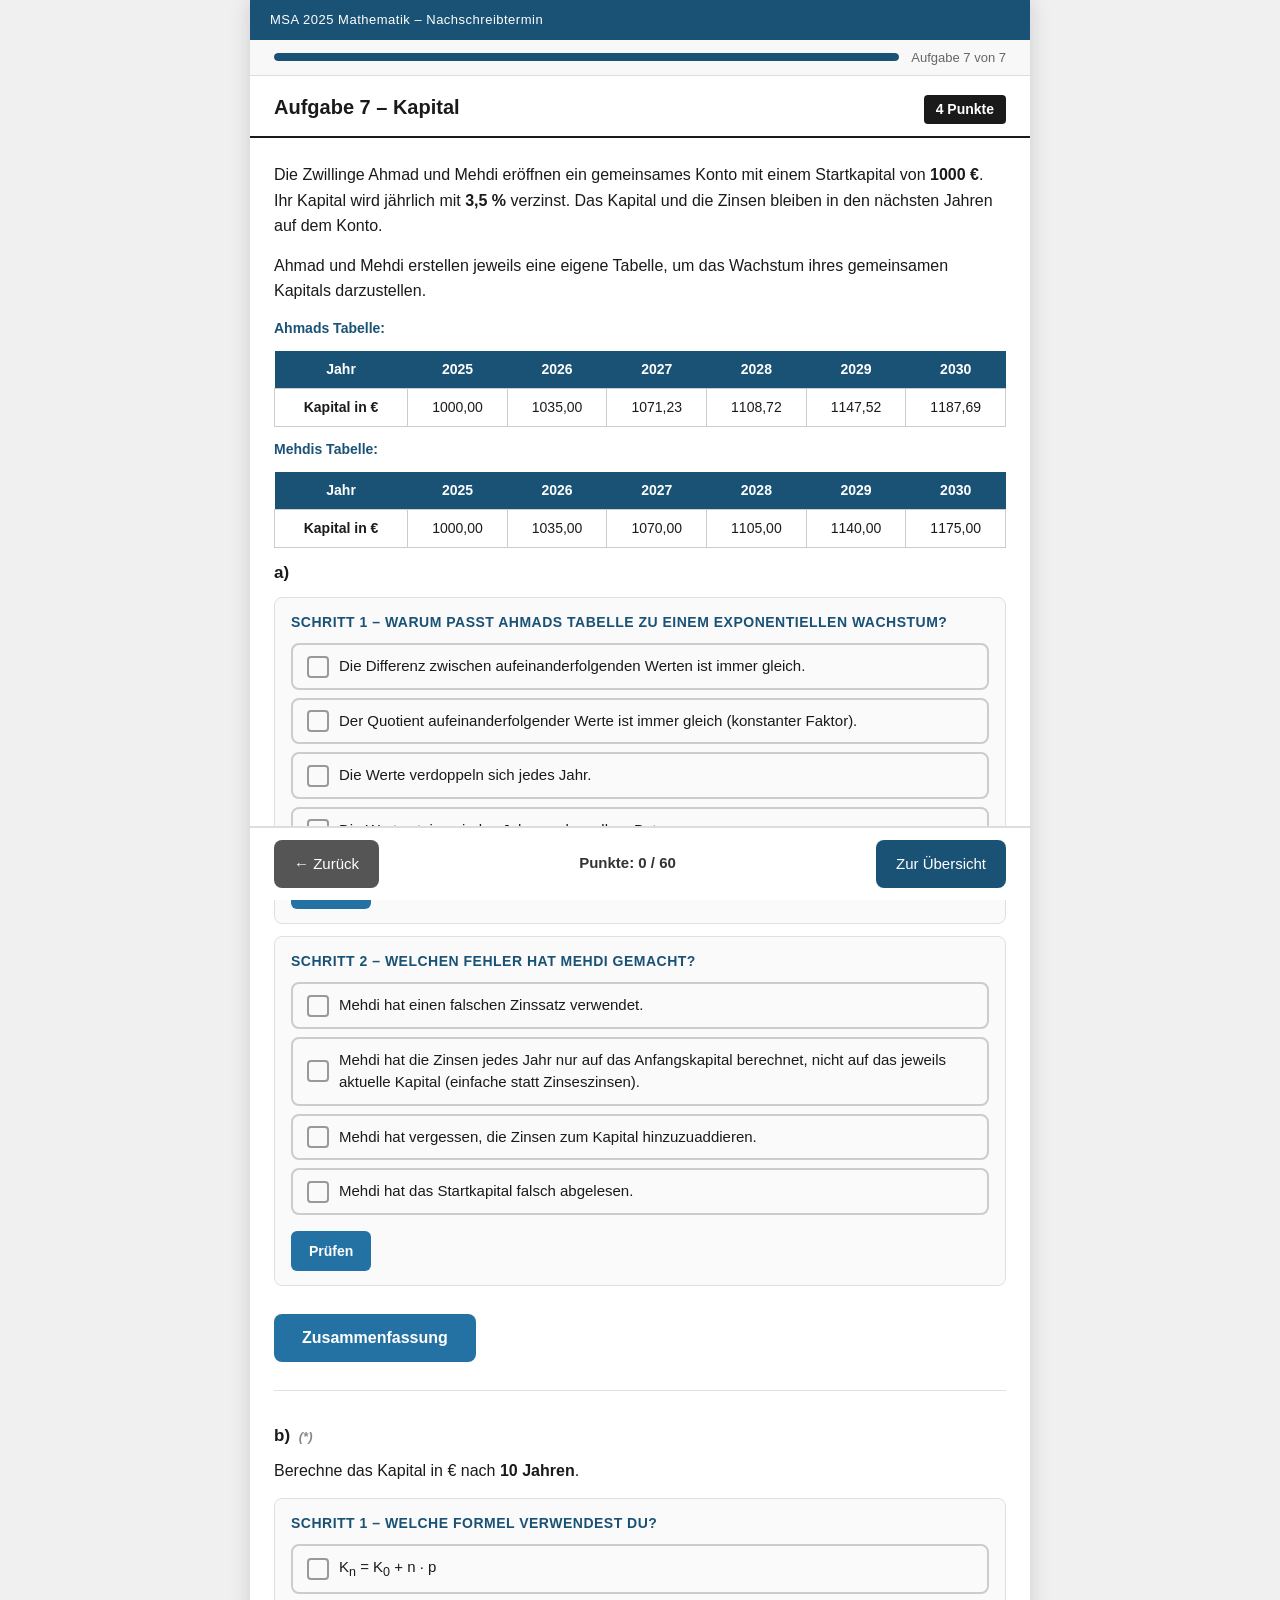
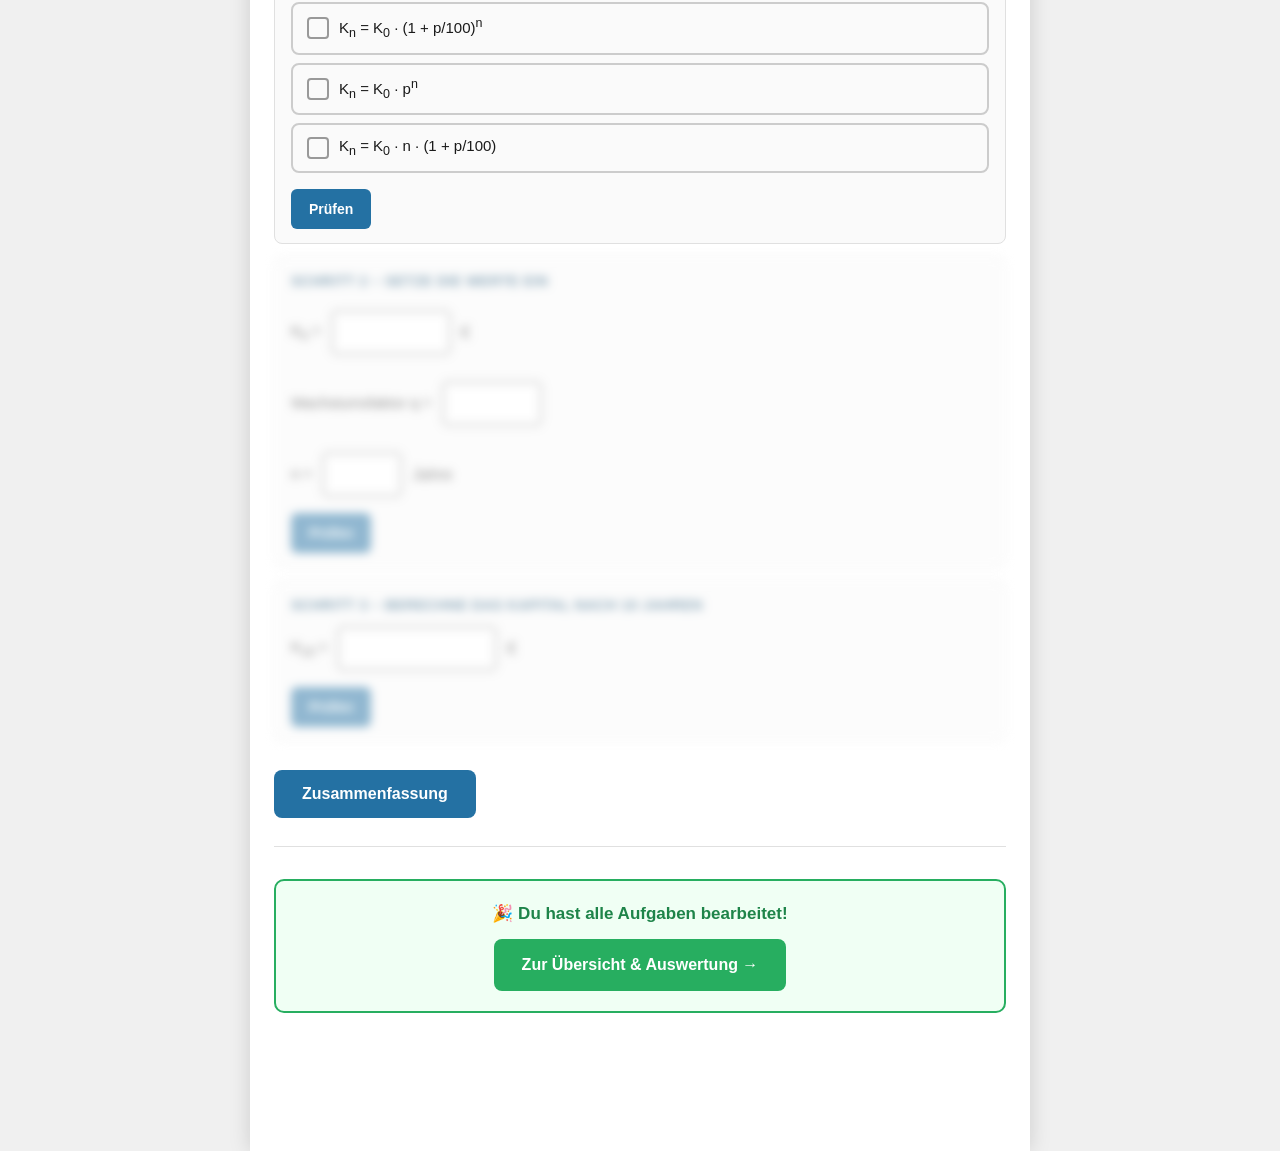
<file: aufgabe7.html>
<!DOCTYPE html>
<html lang="de">
<head>
  <meta charset="UTF-8">
  <meta name="viewport" content="width=device-width, initial-scale=1.0">
  <meta name="apple-mobile-web-app-capable" content="yes">
  <title>Aufgabe 7 – Kapital</title>
  <link rel="stylesheet" href="style.css">
  <style>

    .step-block {
      background: #fafafa; border: 1px solid #e0e0e0;
      border-radius: 8px; padding: 14px 16px; margin: 12px 0;
      transition: filter 0.4s ease, opacity 0.4s ease;
    }
    .step-block.locked {
      filter: blur(5px); opacity: 0.5;
      pointer-events: none; user-select: none;
      -webkit-user-select: none;
    }
    .step-title {
      font-size: 14px; font-weight: bold; color: #1a5276;
      text-transform: uppercase; letter-spacing: 0.5px;
      margin-bottom: 10px;
    }
    .step-mc {
      display: flex; flex-direction: column; gap: 8px; margin: 8px 0;
    }
    .step-mc-option {
      display: flex; align-items: center; gap: 10px;
      padding: 10px 14px; border: 2px solid #ccc;
      border-radius: 8px; cursor: pointer; font-size: 15px;
      transition: border-color 0.2s, background 0.2s;
      -webkit-user-select: none; user-select: none;
    }
    .step-mc-option.selected  { border-color: #2471a3; background: #eaf4fb; }
    .step-mc-option.correct   { border-color: #27ae60; background: #f0fff4; }
    .step-mc-option.incorrect { border-color: #c0392b; background: #fff5f5; }
    .step-mc-cb {
      width: 22px; height: 22px; border: 2px solid #999;
      border-radius: 4px; display: flex; align-items: center;
      justify-content: center; flex-shrink: 0; font-size: 14px;
    }
    .check-btn-sm {
      background: #2471a3; color: white; border: none;
      border-radius: 6px; padding: 9px 18px; font-size: 14px;
      font-family: Arial, sans-serif; font-weight: bold;
      cursor: pointer; min-height: 40px;
      -webkit-appearance: none; margin-top: 8px;
    }
    .check-btn-sm:active { background: #1a5276; }
    .inline-feedback {
      margin-top: 8px; padding: 8px 12px; border-radius: 6px;
      font-size: 14px; line-height: 1.5; display: none;
    }
    .inline-feedback.show { display: block; }
    .inline-feedback.correct {
      background: #eafaf1; border: 1.5px solid #27ae60; color: #1e8449;
    }
    .inline-feedback.incorrect {
      background: #fdedec; border: 1.5px solid #c0392b; color: #922b21;
    }

    /* ── Data tables ── */
    .data-table {
      width: 100%; border-collapse: collapse;
      font-size: 14px; margin: 12px 0;
    }
    .data-table th {
      background: #1a5276; color: white;
      padding: 8px 10px; text-align: center;
    }
    .data-table td {
      border: 1px solid #ccc; padding: 8px 10px;
      text-align: center;
    }
    .data-table tr:nth-child(even) td { background: #fafafa; }
    .table-label {
      font-size: 14px; font-weight: bold;
      color: #1a5276; margin-bottom: 4px;
    }

    .part-block {
      padding: 14px; border: 1px solid #e0e0e0;
      border-radius: 8px; background: #fafafa; margin-bottom: 12px;
    }

    /* ── Completion banner ── */
    .completion-banner {
      margin-top: 32px; padding: 20px;
      background: #f0fff4; border: 2px solid #27ae60;
      border-radius: 10px; text-align: center;
    }
    .completion-banner p {
      font-size: 17px; font-weight: bold;
      color: #1e8449; margin-bottom: 12px;
    }
    .completion-banner a {
      display: inline-block;
      background: #27ae60; color: white;
      padding: 14px 28px; border-radius: 8px;
      text-decoration: none; font-size: 16px;
      font-weight: bold;
    }

  </style>
</head>
<body>
<div class="page">

  <div class="header-bar">
    <span class="header-title">MSA 2025 Mathematik – Nachschreibtermin</span>
  </div>
  <div class="progress-container">
    <div class="progress-bar">
      <div class="progress-fill" style="width: 100%"></div>
    </div>
    <span class="progress-text">Aufgabe 7 von 7</span>
  </div>
  <div class="task-header">
    <h1>Aufgabe 7 – Kapital</h1>
    <span class="points-badge">4 Punkte</span>
  </div>

  <div class="task-content">

    <p class="exercise-text">
      Die Zwillinge Ahmad und Mehdi eröffnen ein gemeinsames Konto
      mit einem Startkapital von <strong>1000 €</strong>.
      Ihr Kapital wird jährlich mit <strong>3,5 %</strong> verzinst.
      Das Kapital und die Zinsen bleiben in den nächsten Jahren
      auf dem Konto.
    </p>
    <p class="exercise-text">
      Ahmad und Mehdi erstellen jeweils eine eigene Tabelle,
      um das Wachstum ihres gemeinsamen Kapitals darzustellen.
    </p>

    <!-- ── Ahmads Tabelle ── -->
    <div class="table-label">Ahmads Tabelle:</div>
    <table class="data-table">
      <thead>
        <tr>
          <th>Jahr</th><th>2025</th><th>2026</th><th>2027</th>
          <th>2028</th><th>2029</th><th>2030</th>
        </tr>
      </thead>
      <tbody>
        <tr>
          <td><strong>Kapital in €</strong></td>
          <td>1000,00</td><td>1035,00</td><td>1071,23</td>
          <td>1108,72</td><td>1147,52</td><td>1187,69</td>
        </tr>
      </tbody>
    </table>

    <!-- ── Mehdis Tabelle ── -->
    <div class="table-label">Mehdis Tabelle:</div>
    <table class="data-table">
      <thead>
        <tr>
          <th>Jahr</th><th>2025</th><th>2026</th><th>2027</th>
          <th>2028</th><th>2029</th><th>2030</th>
        </tr>
      </thead>
      <tbody>
        <tr>
          <td><strong>Kapital in €</strong></td>
          <td>1000,00</td><td>1035,00</td><td>1070,00</td>
          <td>1105,00</td><td>1140,00</td><td>1175,00</td>
        </tr>
      </tbody>
    </table>


    <!-- ════════════════════════════════════════
         7a  Exponentielles Wachstum + Mehdis Fehler  (2 P)

         Ahmad: multiplicative factor each year = 1.035
         → exponential growth (constant factor)

         Mehdi: adds 35 € each year (constant difference)
         → linear growth, NOT exponential
         His error: he uses simple interest (only on original
         capital), not compound interest.

         S1: Why is Ahmad's table exponential? → MC 1 P
         S2: What did Mehdi do wrong? → MC 1 P
         ════════════════════════════════════════ -->
    <div class="sub-exercise">
      <div class="sub-label">a)</div>

      <!-- S1: Why exponential? → 1 P -->
      <div class="step-block" id="7a-step1">
        <div class="step-title">
          Schritt 1 – Warum passt Ahmads Tabelle zu einem exponentiellen Wachstum?
        </div>
        <div class="step-mc" id="smc-7a-1">
          <div class="step-mc-option" data-val="A"
               onclick="selectStepMC('7a-1',this)">
            <div class="step-mc-cb"></div>
            <span>Die Differenz zwischen aufeinanderfolgenden
              Werten ist immer gleich.</span>
          </div>
          <div class="step-mc-option" data-val="B"
               onclick="selectStepMC('7a-1',this)">
            <div class="step-mc-cb"></div>
            <span>Der Quotient aufeinanderfolgender Werte
              ist immer gleich (konstanter Faktor).</span>
          </div>
          <div class="step-mc-option" data-val="C"
               onclick="selectStepMC('7a-1',this)">
            <div class="step-mc-cb"></div>
            <span>Die Werte verdoppeln sich jedes Jahr.</span>
          </div>
          <div class="step-mc-option" data-val="D"
               onclick="selectStepMC('7a-1',this)">
            <div class="step-mc-cb"></div>
            <span>Die Werte steigen jedes Jahr um denselben
              Betrag.</span>
          </div>
        </div>
        <button class="check-btn-sm" onclick="check7a_step1()">Prüfen</button>
        <div class="inline-feedback" id="ifb-7a-1"></div>
      </div>

      <!-- S2: Mehdis error → 1 P -->
      <div class="step-block" id="7a-step2">
        <div class="step-title">
          Schritt 2 – Welchen Fehler hat Mehdi gemacht?
        </div>
        <div class="step-mc" id="smc-7a-2">
          <div class="step-mc-option" data-val="A"
               onclick="selectStepMC('7a-2',this)">
            <div class="step-mc-cb"></div>
            <span>Mehdi hat einen falschen Zinssatz verwendet.</span>
          </div>
          <div class="step-mc-option" data-val="B"
               onclick="selectStepMC('7a-2',this)">
            <div class="step-mc-cb"></div>
            <span>Mehdi hat die Zinsen jedes Jahr nur auf das
              Anfangskapital berechnet, nicht auf das
              jeweils aktuelle Kapital (einfache statt
              Zinseszinsen).</span>
          </div>
          <div class="step-mc-option" data-val="C"
               onclick="selectStepMC('7a-2',this)">
            <div class="step-mc-cb"></div>
            <span>Mehdi hat vergessen, die Zinsen zum Kapital
              hinzuzuaddieren.</span>
          </div>
          <div class="step-mc-option" data-val="D"
               onclick="selectStepMC('7a-2',this)">
            <div class="step-mc-cb"></div>
            <span>Mehdi hat das Startkapital falsch abgelesen.</span>
          </div>
        </div>
        <button class="check-btn-sm" onclick="check7a_step2()">Prüfen</button>
        <div class="inline-feedback" id="ifb-7a-2"></div>
      </div>

      <div style="display:flex;align-items:center;flex-wrap:wrap;
                  gap:8px;margin-top:16px;">
        <button class="submit-btn" onclick="check7a_final()">
          Zusammenfassung
        </button>
        <span class="scored-notice" id="notice-7a"></span>
      </div>
      <div class="feedback-box" id="feedback-7a"></div>
    </div>


    <!-- ════════════════════════════════════════
         7b*  Kapital nach 10 Jahren  (2 P)
         K₁₀ = 1000 · 1.035¹⁰ ≈ 1410,60 €

         S1: Which formula? → MC gate 0 P
         S2: Identify the values → 1 P
         S3: Calculate → 1 P
         ════════════════════════════════════════ -->
    <div class="sub-exercise">
      <div class="sub-label">b) <span class="star-label">(*)</span></div>
      <p class="exercise-text">
        Berechne das Kapital in € nach <strong>10 Jahren</strong>.
      </p>

      <!-- S1: Which formula? → gate -->
      <div class="step-block" id="7b-step1">
        <div class="step-title">
          Schritt 1 – Welche Formel verwendest du?
        </div>
        <div class="step-mc" id="smc-7b-1">
          <div class="step-mc-option" data-val="A"
               onclick="selectStepMC('7b-1',this)">
            <div class="step-mc-cb"></div>
            <span>K<sub>n</sub> = K<sub>0</sub> + n · p</span>
          </div>
          <div class="step-mc-option" data-val="B"
               onclick="selectStepMC('7b-1',this)">
            <div class="step-mc-cb"></div>
            <span>K<sub>n</sub> = K<sub>0</sub> · (1 + p/100)<sup>n</sup></span>
          </div>
          <div class="step-mc-option" data-val="C"
               onclick="selectStepMC('7b-1',this)">
            <div class="step-mc-cb"></div>
            <span>K<sub>n</sub> = K<sub>0</sub> · p<sup>n</sup></span>
          </div>
          <div class="step-mc-option" data-val="D"
               onclick="selectStepMC('7b-1',this)">
            <div class="step-mc-cb"></div>
            <span>K<sub>n</sub> = K<sub>0</sub> · n · (1 + p/100)</span>
          </div>
        </div>
        <button class="check-btn-sm" onclick="check7b_step1()">Prüfen</button>
        <div class="inline-feedback" id="ifb-7b-1"></div>
      </div>

      <!-- S2: Identify values → 1 P -->
      <div class="step-block locked" id="7b-step2">
        <div class="step-title">
          Schritt 2 – Setze die Werte ein
        </div>
        <div style="display:flex; flex-direction:column; gap:10px;">
          <div class="answer-unit-row">
            <span style="font-size:15px;">K<sub>0</sub> =</span>
            <input class="unit-input" id="ans-7b-k0"
                   type="text" inputmode="decimal"
                   placeholder="" autocomplete="off"
                   style="width:120px;">
            <span class="unit-label">€</span>
          </div>
          <div class="answer-unit-row">
            <span style="font-size:15px;">Wachstumsfaktor q =</span>
            <input class="unit-input" id="ans-7b-q"
                   type="text" inputmode="decimal"
                   placeholder="" autocomplete="off"
                   style="width:100px;">
          </div>
          <div class="answer-unit-row">
            <span style="font-size:15px;">n =</span>
            <input class="unit-input" id="ans-7b-n"
                   type="text" inputmode="numeric"
                   placeholder="" autocomplete="off"
                   style="width:80px;">
            <span class="unit-label">Jahre</span>
          </div>
        </div>
        <button class="check-btn-sm" onclick="check7b_step2()">Prüfen</button>
        <div class="inline-feedback" id="ifb-7b-2"></div>
      </div>

      <!-- S3: Calculate result → 1 P -->
      <div class="step-block locked" id="7b-step3">
        <div class="step-title">
          Schritt 3 – Berechne das Kapital nach 10 Jahren
        </div>
        <div class="answer-unit-row">
          <span style="font-size:15px;">K<sub>10</sub> ≈</span>
          <input class="unit-input" id="ans-7b-result"
                 type="text" inputmode="decimal"
                 placeholder="" autocomplete="off"
                 style="width:160px;">
          <span class="unit-label">€</span>
        </div>
        <button class="check-btn-sm" onclick="check7b_step3()">Prüfen</button>
        <div class="inline-feedback" id="ifb-7b-3"></div>
      </div>

      <div style="display:flex;align-items:center;flex-wrap:wrap;
                  gap:8px;margin-top:16px;">
        <button class="submit-btn" onclick="check7b_final()">
          Zusammenfassung
        </button>
        <span class="scored-notice" id="notice-7b"></span>
      </div>
      <div class="feedback-box" id="feedback-7b"></div>
    </div>


    <!-- ── Completion banner ── -->
    <div class="completion-banner">
      <p>🎉 Du hast alle Aufgaben bearbeitet!</p>
      <a href="index.html">Zur Übersicht &amp; Auswertung →</a>
    </div>

  </div>

  <div class="nav-footer">
    <button class="nav-btn" onclick="navigateTo('aufgabe6.html')">← Zurück</button>
    <span class="score-display">Punkte: 0 / 60</span>
    <button class="nav-btn next" onclick="navigateTo('index.html')">Zur Übersicht</button>
  </div>

</div>

<script src="exam.js"></script>
<script>
/* ══════════════════════════════════════════
   Aufgabe 7 – Kapital  (4 Punkte)

   7a: S1 = exponential reason → 1 P
       S2 = Mehdi's error      → 1 P
   7b*: S1 = formula MC → gate 0 P
        S2 = values (K0, q, n) → 1 P
        S3 = result K10 ≈ 1410.60 → 1 P

   K10 = 1000 · 1.035^10 ≈ 1410.5987 → 1410.60 €
   ══════════════════════════════════════════ */

const stepMCSel = {};
const K10 = 1000 * Math.pow(1.035, 10); // ≈ 1410.60

/* ── MC helpers ── */
function selectStepMC(g, el) {
  const c = el.closest('.step-mc');
  c.querySelectorAll('.step-mc-option').forEach(o => {
    o.classList.remove('selected','correct','incorrect');
    const cb = o.querySelector('.step-mc-cb');
    if (cb) cb.textContent = '';
  });
  el.classList.add('selected');
  const cb = el.querySelector('.step-mc-cb');
  if (cb) cb.textContent = '✓';
  stepMCSel[g] = el.dataset.val;
  saveCustom(`stepmcs-${g}`, el.dataset.val);
}
function restoreStepMC(g) {
  const v = loadCustom(`stepmcs-${g}`);
  if (!v) return; stepMCSel[g] = v;
  const c = document.getElementById(`smc-${g}`);
  if (!c) return;
  c.querySelectorAll('.step-mc-option').forEach(o => {
    if (o.dataset.val === v) {
      o.classList.add('selected');
      const cb = o.querySelector('.step-mc-cb');
      if (cb) cb.textContent = '✓';
    }
  });
}
function markStepMC(g, cv) {
  const c = document.getElementById(`smc-${g}`);
  if (!c) return;
  const ch = stepMCSel[g]; if (!ch) return;
  const ok = (ch === cv);
  c.querySelectorAll('.step-mc-option').forEach(o => {
    o.classList.remove('correct','incorrect');
    if (o.dataset.val === ch)
      o.classList.add(ok ? 'correct' : 'incorrect');
  });
  saveResult(`smc_${g}_chosen`, ch);
  saveResult(`smc_${g}_result`, ok ? 'correct' : 'incorrect');
}
function restoreStepMCResult(g) {
  const ch = loadResult(`smc_${g}_chosen`);
  const r  = loadResult(`smc_${g}_result`);
  if (!ch || !r) return;
  const c = document.getElementById(`smc-${g}`);
  if (!c) return;
  c.querySelectorAll('.step-mc-option').forEach(o => {
    o.classList.remove('correct','incorrect');
    if (o.dataset.val === ch) o.classList.add(r);
  });
}
function unlockStep(id) {
  const el = document.getElementById(id);
  if (el) { el.classList.remove('locked'); saveCustom(`unlocked-${id}`, true); }
}
function restoreUnlocked(id) {
  if (loadCustom(`unlocked-${id}`)) {
    const el = document.getElementById(id);
    if (el) el.classList.remove('locked');
  }
}
function showInlineFB(id, ok, hint, stored, maxPts) {
  const el = document.getElementById(`ifb-${id}`);
  if (!el) return;
  const css = ok ? 'correct' : 'incorrect';
  let badge = '';
  if (maxPts != null && maxPts > 0) {
    const d = (stored != null) ? stored : 0;
    badge = `<span style="display:inline-block;
      background:${d > 0 ? '#27ae60' : '#c0392b'};
      color:white;font-size:12px;font-weight:bold;
      padding:2px 8px;border-radius:10px;margin-left:6px;
      vertical-align:middle;">${d}/${maxPts}&nbsp;P</span>`;
  }
  const html = ok
    ? `✅ Richtig!${badge}`
    : `❌ Noch nicht richtig.${badge}`
      + (hint ? `<br><span style="font-style:italic;
         font-size:13px;">${hint}</span>` : '');
  el.className = `inline-feedback show ${css}`;
  el.innerHTML = html;
  saveInlineFeedback(id, html, css);
}
function showSubExerciseSummary(fid, nid, keys, max) {
  const st = ExamState.load();
  const earned = keys.reduce((s,k) =>
    s + (st.scores[k]?.earned || 0), 0);
  const fb = document.getElementById(fid);
  if (!fb) return;
  const all = Math.abs(earned - max) < 0.01;
  const css = all ? 'correct' : 'incorrect';
  const badge = `<span style="display:inline-block;
    background:${all ? '#27ae60' : '#e67e22'};
    color:white;font-size:13px;font-weight:bold;
    padding:3px 10px;border-radius:10px;margin-left:8px;">
    ${earned}/${max}&nbsp;P</span>`;
  fb.className = `feedback-box show ${css}`;
  fb.innerHTML = all
    ? `<span class="feedback-icon">✅</span>
       <strong>Alle Schritte richtig!</strong>${badge}`
    : `<span class="feedback-icon">⚠️</span>
       <strong>Teilweise richtig.</strong>${badge}
       <div class="hint-text">Überprüfe die rot markierten
       Schritte.</div>`;
  const ne = document.getElementById(nid);
  if (ne) {
    ne.className = earned > 0
      ? 'scored-notice earned'
      : 'scored-notice not-earned';
    ne.textContent = earned > 0
      ? `✓ ${earned}/${max} Punkt(e) vergeben`
      : `0/${max} Punkt(e) – weiteres Üben möglich`;
  }
  saveFeedback(fid.replace('feedback-',''), fb.innerHTML, css);
}

/* ══════════════════════════════════════════
   7a  (2 P)
   S1: constant factor → exponential → 1 P
   S2: Mehdi uses simple interest   → 1 P
   ══════════════════════════════════════════ */

function check7a_step1() {
  if (!stepMCSel['7a-1']) {
    alert('Bitte wähle eine Antwort aus.'); return;
  }
  const ok     = stepMCSel['7a-1'] === 'B';
  markStepMC('7a-1','B');
  const stored = recordScore('7a-s1', 1, ok);
  showInlineFB('7a-1', ok,
    ok ? '' :
    'Vergleiche aufeinanderfolgende Werte in Ahmads Tabelle. '
    + 'Prüfe, ob die Differenz oder der Quotient konstant ist.',
    stored, 1);
  updateNotice('7a-s1');
  updateScoreDisplay();
}

function check7a_step2() {
  if (!stepMCSel['7a-2']) {
    alert('Bitte wähle eine Antwort aus.'); return;
  }
  const ok     = stepMCSel['7a-2'] === 'B';
  markStepMC('7a-2','B');
  const stored = recordScore('7a-s2', 1, ok);
  showInlineFB('7a-2', ok,
    ok ? '' :
    'Vergleiche die jährlichen Zuwächse in Mehdis Tabelle. '
    + 'Sind sie immer gleich? Worauf berechnet Mehdi die Zinsen?',
    stored, 1);
  updateNotice('7a-s2');
  updateScoreDisplay();
}

function check7a_final() {
  showSubExerciseSummary('feedback-7a','notice-7a',
    ['7a-s1','7a-s2'], 2);
}

/* ══════════════════════════════════════════
   7b*  (2 P)
   S1: formula MC → gate 0 P
   S2: K0=1000, q=1.035, n=10 → 1 P
   S3: K10 ≈ 1410.60 € → 1 P
   ══════════════════════════════════════════ */

function check7b_step1() {
  if (!stepMCSel['7b-1']) {
    alert('Bitte wähle eine Antwort aus.'); return;
  }
  const ok = stepMCSel['7b-1'] === 'B';
  markStepMC('7b-1','B');
  /* Gate: 0 P */
  showInlineFB('7b-1', ok,
    ok ? '' :
    'Bei Zinseszins wird das Kapital jedes Jahr mit einem '
    + 'konstanten Faktor multipliziert. Welche Formel beschreibt das?');
  if (ok) unlockStep('7b-step2');
  updateScoreDisplay();
}

function check7b_step2() {
  const k0Val = parseNum(document.getElementById('ans-7b-k0').value);
  const qVal  = parseNum(document.getElementById('ans-7b-q').value);
  const nVal  = parseNum(document.getElementById('ans-7b-n').value);

  const k0Ok = !isNaN(k0Val) && Math.abs(k0Val - 1000) < 1;
  const qOk  = !isNaN(qVal)  && Math.abs(qVal  - 1.035) < 0.005;
  const nOk  = !isNaN(nVal)  && Math.abs(nVal  - 10) < 0.5;
  const ok   = k0Ok && qOk && nOk;

  clearInputStyle('ans-7b-k0');
  clearInputStyle('ans-7b-q');
  clearInputStyle('ans-7b-n');
  applyInputStyle('ans-7b-k0', k0Ok);
  applyInputStyle('ans-7b-q',  qOk);
  applyInputStyle('ans-7b-n',  nOk);

  const stored = recordScore('7b-s2', 1, ok);

  const hints = [];
  if (!k0Ok) hints.push('K₀ ist das Startkapital.');
  if (!qOk)  hints.push('q = 1 + p/100, wobei p der Zinssatz ist.');
  if (!nOk)  hints.push('n ist die Anzahl der Jahre.');

  showInlineFB('7b-2', ok,
    ok ? '' : hints.join(' '),
    stored, 1);
  if (ok) unlockStep('7b-step3');
  updateNotice('7b-s2');
  updateScoreDisplay();
}

function check7b_step3() {
  const val = parseNum(document.getElementById('ans-7b-result').value);
  const ok  = !isNaN(val) && Math.abs(val - K10) < 1;
  clearInputStyle('ans-7b-result');
  applyInputStyle('ans-7b-result', ok);
  const stored = recordScore('7b-s3', 1, ok);
  showInlineFB('7b-3', ok,
    ok ? '' :
    'Setze die Werte in die Formel ein und berechne mit '
    + 'dem Taschenrechner. Runde auf zwei Nachkommastellen.',
    stored, 1);
  markTaskCompleted('task7');
  updateNotice('7b-s3');
  updateScoreDisplay();
}

function check7b_final() {
  showSubExerciseSummary('feedback-7b','notice-7b',
    ['7b-s2','7b-s3'], 2);
}

/* ══════════════════════════════════════════
   Init
   ══════════════════════════════════════════ */
document.addEventListener('DOMContentLoaded', function() {

  ['7a-1','7a-2','7b-1']
    .forEach(id => restoreStepMC(id));
  ['7a-1','7a-2','7b-1']
    .forEach(id => restoreStepMCResult(id));
  ['7b-step2','7b-step3']
    .forEach(id => restoreUnlocked(id));
  ['7a-1','7a-2','7b-1','7b-2','7b-3']
    .forEach(id => restoreInlineFeedback(id));
  ['7a','7b'].forEach(id => restoreFeedback(id));
  ['7a-s1','7a-s2','7b-s2','7b-s3']
    .forEach(id => updateNotice(id));

  const keyMap = {
    '7a': { keys: ['7a-s1','7a-s2'], max: 2 },
    '7b': { keys: ['7b-s2','7b-s3'], max: 2 }
  };
  const st = ExamState.load();
  Object.keys(keyMap).forEach(id => {
    const { keys, max } = keyMap[id];
    const ne = document.getElementById(`notice-${id}`);
    if (!ne) return;
    const earned = keys.reduce((s,k) =>
      s + (st.scores[k]?.earned || 0), 0);
    const any = keys.some(k => st.scores[k]?.attempts > 0);
    if (!any) return;
    ne.className = earned > 0
      ? 'scored-notice earned'
      : 'scored-notice not-earned';
    ne.textContent = earned > 0
      ? `✓ ${earned}/${max} Punkt(e) vergeben`
      : `0/${max} Punkt(e) – weiteres Üben möglich`;
  });

  updateScoreDisplay();
});
</script>
</body>
</html>
</file>
<file: style.css>
/* ============================================
   MSA 2025 – Shared Styles
   iPad-optimized, exam aesthetic
   ============================================ */

* {
  box-sizing: border-box;
  margin: 0;
  padding: 0;
  -webkit-tap-highlight-color: transparent;
}

body {
  font-family: Arial, Helvetica, sans-serif;
  font-size: 16px;
  line-height: 1.5;
  background: #f0f0f0;
  color: #1a1a1a;
  min-height: 100vh;
}

.page {
  max-width: 780px;
  margin: 0 auto;
  background: white;
  min-height: 100vh;
  padding-bottom: 40px;
  box-shadow: 0 0 20px rgba(0,0,0,0.15);
}

/* Header */
.header-bar {
  background: #1a5276;
  color: white;
  padding: 10px 20px;
  font-size: 13px;
  letter-spacing: 0.5px;
}

.task-header {
  padding: 16px 24px 12px;
  border-bottom: 2px solid #1a1a1a;
  display: flex;
  justify-content: space-between;
  align-items: baseline;
}
.task-header h1 { font-size: 20px; font-weight: bold; }
.task-header .points-badge {
  background: #1a1a1a; color: white;
  padding: 4px 12px; border-radius: 4px;
  font-size: 14px; font-weight: bold;
}

/* Progress */
.progress-container {
  padding: 8px 24px;
  background: #f8f8f8;
  border-bottom: 1px solid #ddd;
  display: flex; align-items: center; gap: 12px;
}
.progress-bar {
  flex: 1; height: 8px; background: #ddd;
  border-radius: 4px; overflow: hidden;
}
.progress-fill {
  height: 100%; background: #1a5276;
  border-radius: 4px; transition: width 0.3s ease;
}
.progress-text { font-size: 13px; color: #666; white-space: nowrap; }

/* Task content */
.task-content { padding: 24px; }

/* Sub-exercise */
.sub-exercise {
  margin-bottom: 32px; padding-bottom: 28px;
  border-bottom: 1px solid #e0e0e0;
}
.sub-exercise:last-child { border-bottom: none; }
.sub-label { font-weight: bold; font-size: 17px; margin-bottom: 10px; }
.sub-label .star-label {
  font-size: 13px; color: #888; font-style: italic; margin-left: 4px;
}
.exercise-text { font-size: 16px; margin-bottom: 14px; line-height: 1.6; }

/* Inputs */
.answer-input {
  border: 2px solid #999; border-radius: 6px;
  padding: 10px 14px; font-size: 18px;
  font-family: Arial, sans-serif;
  width: 100%; max-width: 300px; display: block;
  margin: 8px 0; -webkit-appearance: none;
  transition: border-color 0.2s;
}
.answer-input:focus { outline: none; border-color: #2471a3; }
.answer-input.correct   { border-color: #27ae60; background: #f0fff4; }
.answer-input.incorrect { border-color: #c0392b; background: #fff5f5; }

.unit-input {
  border: 2px solid #999; border-radius: 6px;
  padding: 10px 14px; font-size: 18px;
  font-family: Arial, sans-serif; width: 150px;
  -webkit-appearance: none; transition: border-color 0.2s;
}
.unit-input.correct   { border-color: #27ae60; background: #f0fff4; }
.unit-input.incorrect { border-color: #c0392b; background: #fff5f5; }

.unit-label { font-size: 16px; color: #333; }
.answer-unit-row {
  display: flex; align-items: center;
  gap: 10px; flex-wrap: wrap; margin: 8px 0;
}

.input-hint {
  font-size: 13px; color: #666;
  margin-top: 4px; font-style: italic;
}

/* MC options */
.mc-options { display: flex; flex-direction: column; gap: 10px; margin: 10px 0; }
.mc-option {
  display: flex; align-items: center; gap: 12px;
  padding: 12px 16px; border: 2px solid #ccc;
  border-radius: 8px; cursor: pointer; font-size: 16px;
  transition: border-color 0.2s, background 0.2s;
  -webkit-user-select: none; user-select: none;
}
.mc-option:active { background: #f0f0f0; }
.mc-option.selected { border-color: #2471a3; background: #eaf4fb; }
.mc-option.correct  { border-color: #27ae60; background: #f0fff4; }
.mc-option.incorrect{ border-color: #c0392b; background: #fff5f5; }
.mc-checkbox {
  width: 24px; height: 24px; border: 2px solid #999;
  border-radius: 4px; display: flex; align-items: center;
  justify-content: center; flex-shrink: 0; font-size: 16px;
}

/* Submit button */
.submit-btn {
  background: #2471a3; color: white; border: none;
  border-radius: 8px; padding: 13px 28px; font-size: 16px;
  font-family: Arial, sans-serif; font-weight: bold;
  cursor: pointer; margin-top: 12px;
  min-width: 180px; min-height: 48px;
  transition: background 0.2s; -webkit-appearance: none;
}
.submit-btn:active { background: #1a5276; }

/* Feedback */
.feedback-box {
  margin-top: 12px; padding: 12px 16px;
  border-radius: 8px; font-size: 15px;
  line-height: 1.5; display: none;
}
.feedback-box.show { display: block; }
.feedback-box.correct {
  background: #eafaf1; border: 2px solid #27ae60; color: #1e8449;
}
.feedback-box.incorrect {
  background: #fdedec; border: 2px solid #c0392b; color: #922b21;
}
.feedback-icon { font-size: 18px; margin-right: 6px; }
.hint-text { margin-top: 6px; font-style: italic; color: #666; }
.points-info { margin-top: 8px; font-weight: bold; color: #1a5276; }

/* scored-notice */
.scored-notice {
  display: inline-block; font-size: 13px;
  color: #888; font-style: italic; margin-left: 8px;
}
.scored-notice.earned     { color: #27ae60; font-weight: bold; }
.scored-notice.not-earned { color: #c0392b; }

/* Diagram container */
.diagram-container {
  margin: 12px 0; display: flex; justify-content: center;
}
.diagram-container svg { max-width: 100%; height: auto; }

/* Nav footer */
.nav-footer {
  position: sticky; bottom: 0; background: white;
  border-top: 2px solid #ddd; padding: 12px 24px;
  display: flex; justify-content: space-between;
  align-items: center; gap: 12px;
}
.nav-btn {
  background: #555; color: white; border: none;
  border-radius: 8px; padding: 12px 20px; font-size: 15px;
  font-family: Arial, sans-serif; cursor: pointer;
  min-height: 48px; min-width: 100px; -webkit-appearance: none;
}
.nav-btn:active { background: #333; }
.nav-btn.next { background: #1a5276; }
.nav-btn.next:active { background: #0e3a56; }
.score-display {
  font-size: 15px; font-weight: bold;
  color: #333; text-align: center;
}

/* Cover page */
.cover-page {
  max-width: 780px; margin: 0 auto;
  background: white; min-height: 100vh;
  box-shadow: 0 0 20px rgba(0,0,0,0.15);
}
.cover-content { padding: 30px 28px; }
.cover-content h1 {
  font-size: 24px; text-align: center; margin-bottom: 6px;
}
.cover-content h2 {
  font-size: 18px; text-align: center;
  margin-bottom: 20px; color: #444;
}
.cover-meta {
  text-align: center; color: #555;
  margin-bottom: 24px; font-size: 15px;
}
.info-box {
  border: 2px solid #1a1a1a; border-radius: 4px;
  padding: 16px 20px; margin-bottom: 24px; background: #fafafa;
}
.info-box h3 {
  margin-bottom: 10px; font-size: 15px;
  text-transform: uppercase; letter-spacing: 0.5px;
}
.info-box ul { padding-left: 20px; }
.info-box li { margin-bottom: 6px; font-size: 15px; }

.name-field {
  display: flex; align-items: center; gap: 10px;
  flex-wrap: wrap; margin-bottom: 28px; padding: 14px;
  border: 1px solid #ccc; border-radius: 8px; background: #fafafa;
}
.name-field label { font-size: 15px; font-weight: bold; }
.name-field input {
  border: 2px solid #999; border-radius: 6px;
  padding: 8px 12px; font-size: 16px;
  font-family: Arial, sans-serif; width: 200px;
  -webkit-appearance: none;
}

.task-grid {
  display: grid; grid-template-columns: 1fr 1fr;
  gap: 12px; margin: 14px 0 28px;
}
.task-card {
  display: flex; flex-direction: column;
  padding: 14px 16px; border: 2px solid #ddd;
  border-radius: 10px; text-decoration: none;
  color: inherit; transition: border-color 0.2s, background 0.2s; gap: 4px;
}
.task-card:active { background: #f5f5f5; border-color: #1a5276; }
.task-number { font-size: 24px; font-weight: bold; color: #1a5276; }
.task-title { font-size: 16px; font-weight: bold; }
.task-points { font-size: 13px; color: #888; }
.task-card.completed { border-color: #27ae60; background: #f0fff4; }
.task-card.completed .task-number { color: #27ae60; }

.start-button {
  display: block; text-align: center;
  background: #1a5276; color: white; padding: 16px;
  border-radius: 10px; text-decoration: none;
  font-size: 18px; font-weight: bold;
  transition: background 0.2s;
}
.start-button:active { background: #0e3a56; }

/* Reasoning textarea */
.reasoning-input {
  border: 2px solid #999; border-radius: 6px;
  padding: 10px 12px; font-size: 15px;
  font-family: Arial, sans-serif;
  width: 100%; resize: vertical; min-height: 80px;
  -webkit-appearance: none; transition: border-color 0.2s;
}
.reasoning-input.correct   { border-color: #27ae60; background: #f0fff4; }
.reasoning-input.incorrect { border-color: #c0392b; background: #fff5f5; }

/* Formula box */
.formula-box {
  background: #f0f4ff; border: 1px solid #b0bfff;
  border-radius: 8px; padding: 10px 14px; font-size: 15px;
  margin: 10px 0 14px; color: #1a1a6e; line-height: 1.8;
}

/* Part block */
.part-block {
  padding: 14px; border: 1px solid #e0e0e0;
  border-radius: 8px; background: #fafafa;
  margin-bottom: 12px;
}

/* Star label */
.star-label {
  font-size: 13px; color: #888;
  font-style: italic; margin-left: 4px;
}

/* Fraction display */
.frac {
  display: inline-flex; flex-direction: column;
  align-items: center; vertical-align: middle;
  margin: 0 3px; font-size: 15px; line-height: 1.2;
}
.frac .num {
  border-bottom: 1.5px solid currentColor;
  padding: 0 3px; text-align: center;
}
.frac .den { padding: 0 3px; text-align: center; }

/* Utility */
.mt-8  { margin-top: 8px; }
.mt-12 { margin-top: 12px; }
.mt-16 { margin-top: 16px; }
.mb-8  { margin-bottom: 8px; }
.text-center { text-align: center; }
.text-small { font-size: 14px; color: #666; }

/* Dual grading info */
.dual-grade-info {
  display: flex; gap: 16px; flex-wrap: wrap;
  margin: 12px 0; font-size: 14px;
}
.grade-badge {
  padding: 6px 14px; border-radius: 6px;
  font-weight: bold; font-size: 13px;
}
.grade-badge.ebbr {
  background: #e8f8f5; border: 1px solid #1abc9c; color: #148f77;
}
.grade-badge.msa {
  background: #eaf2f8; border: 1px solid #2471a3; color: #1a5276;
}
</file>
